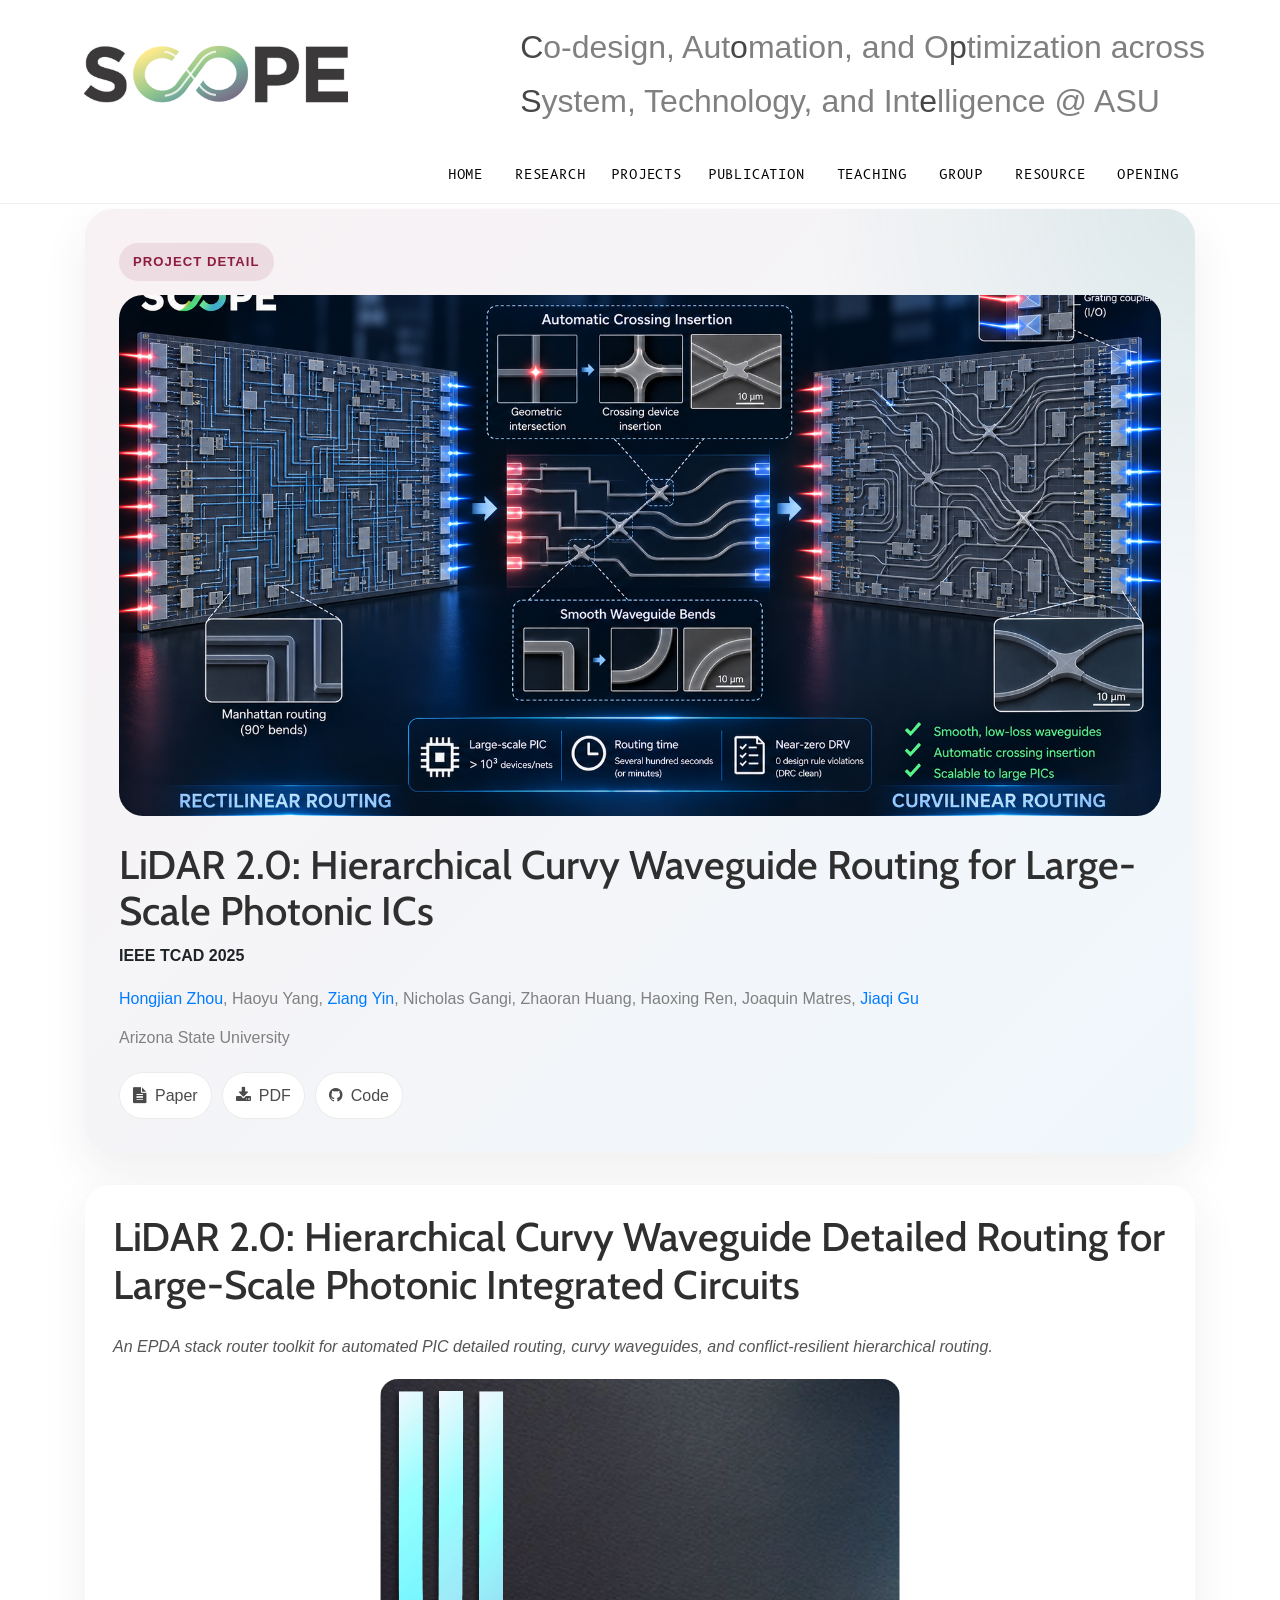
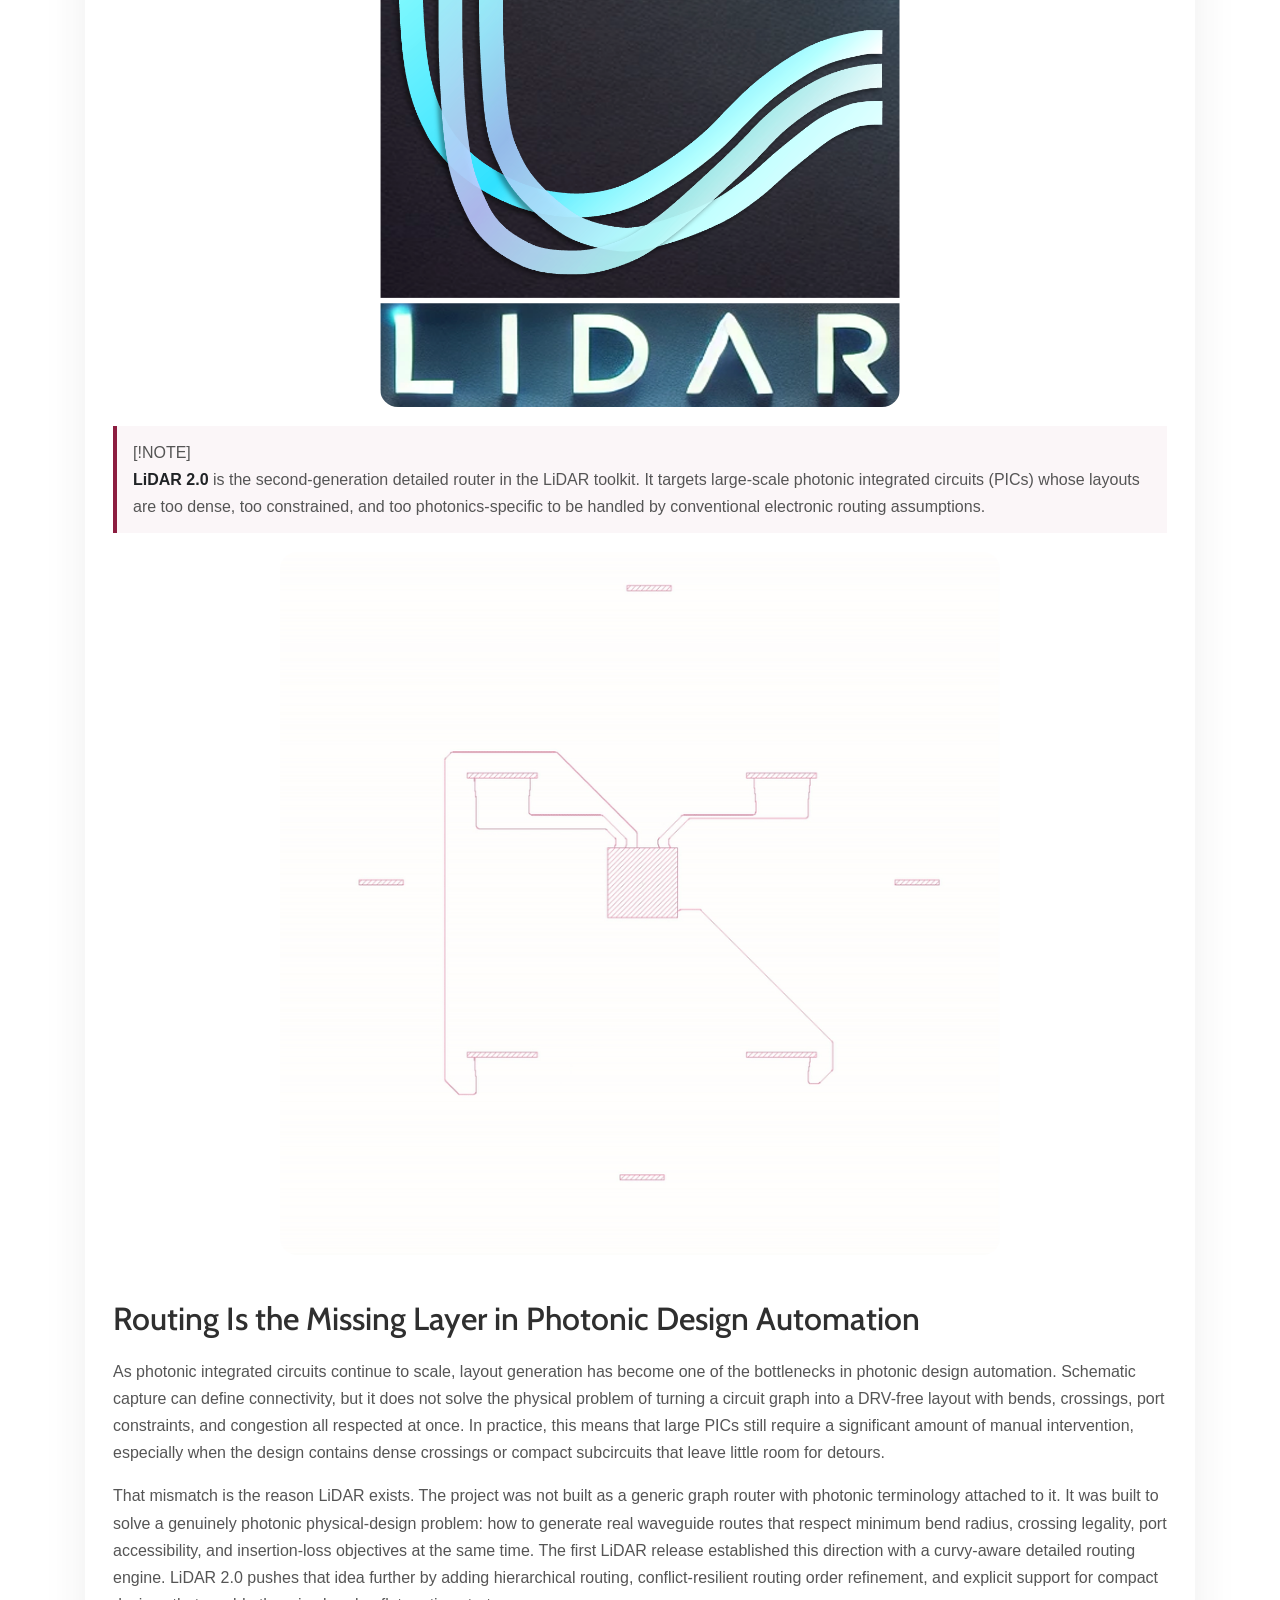
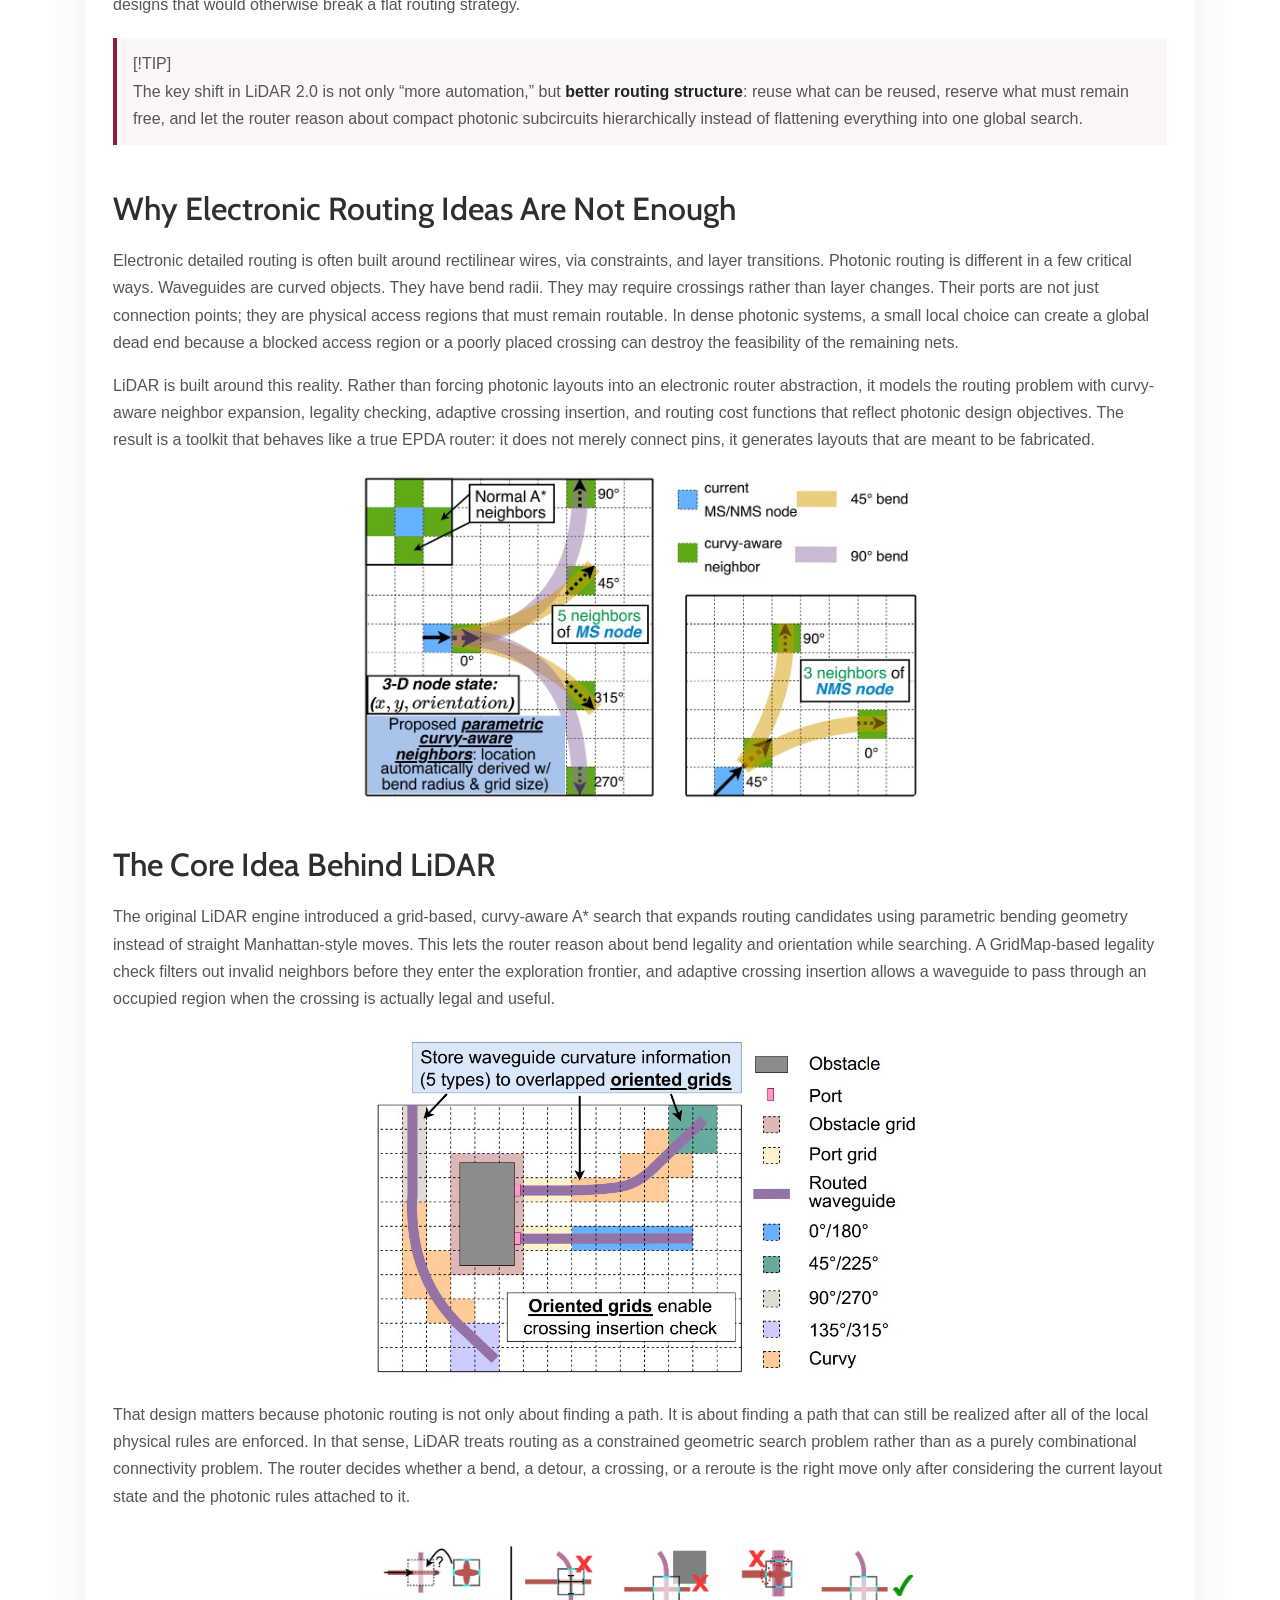
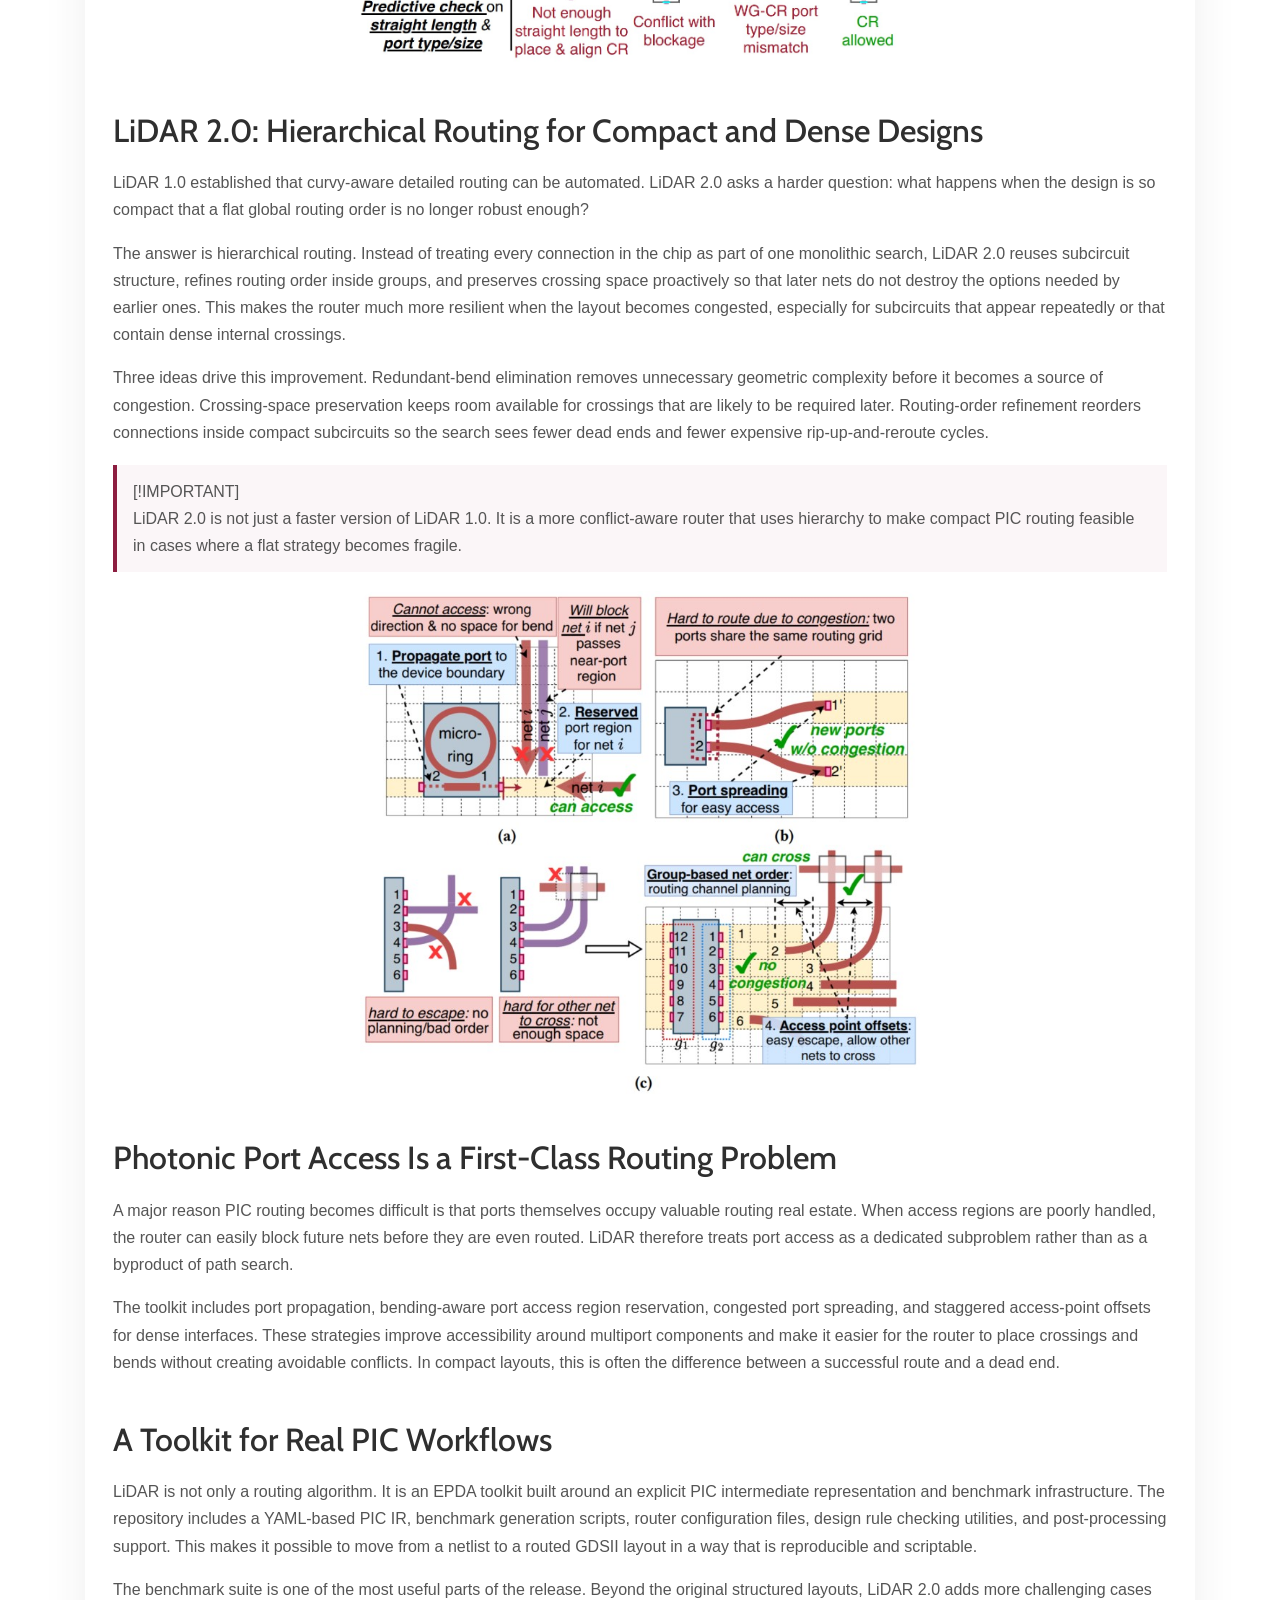
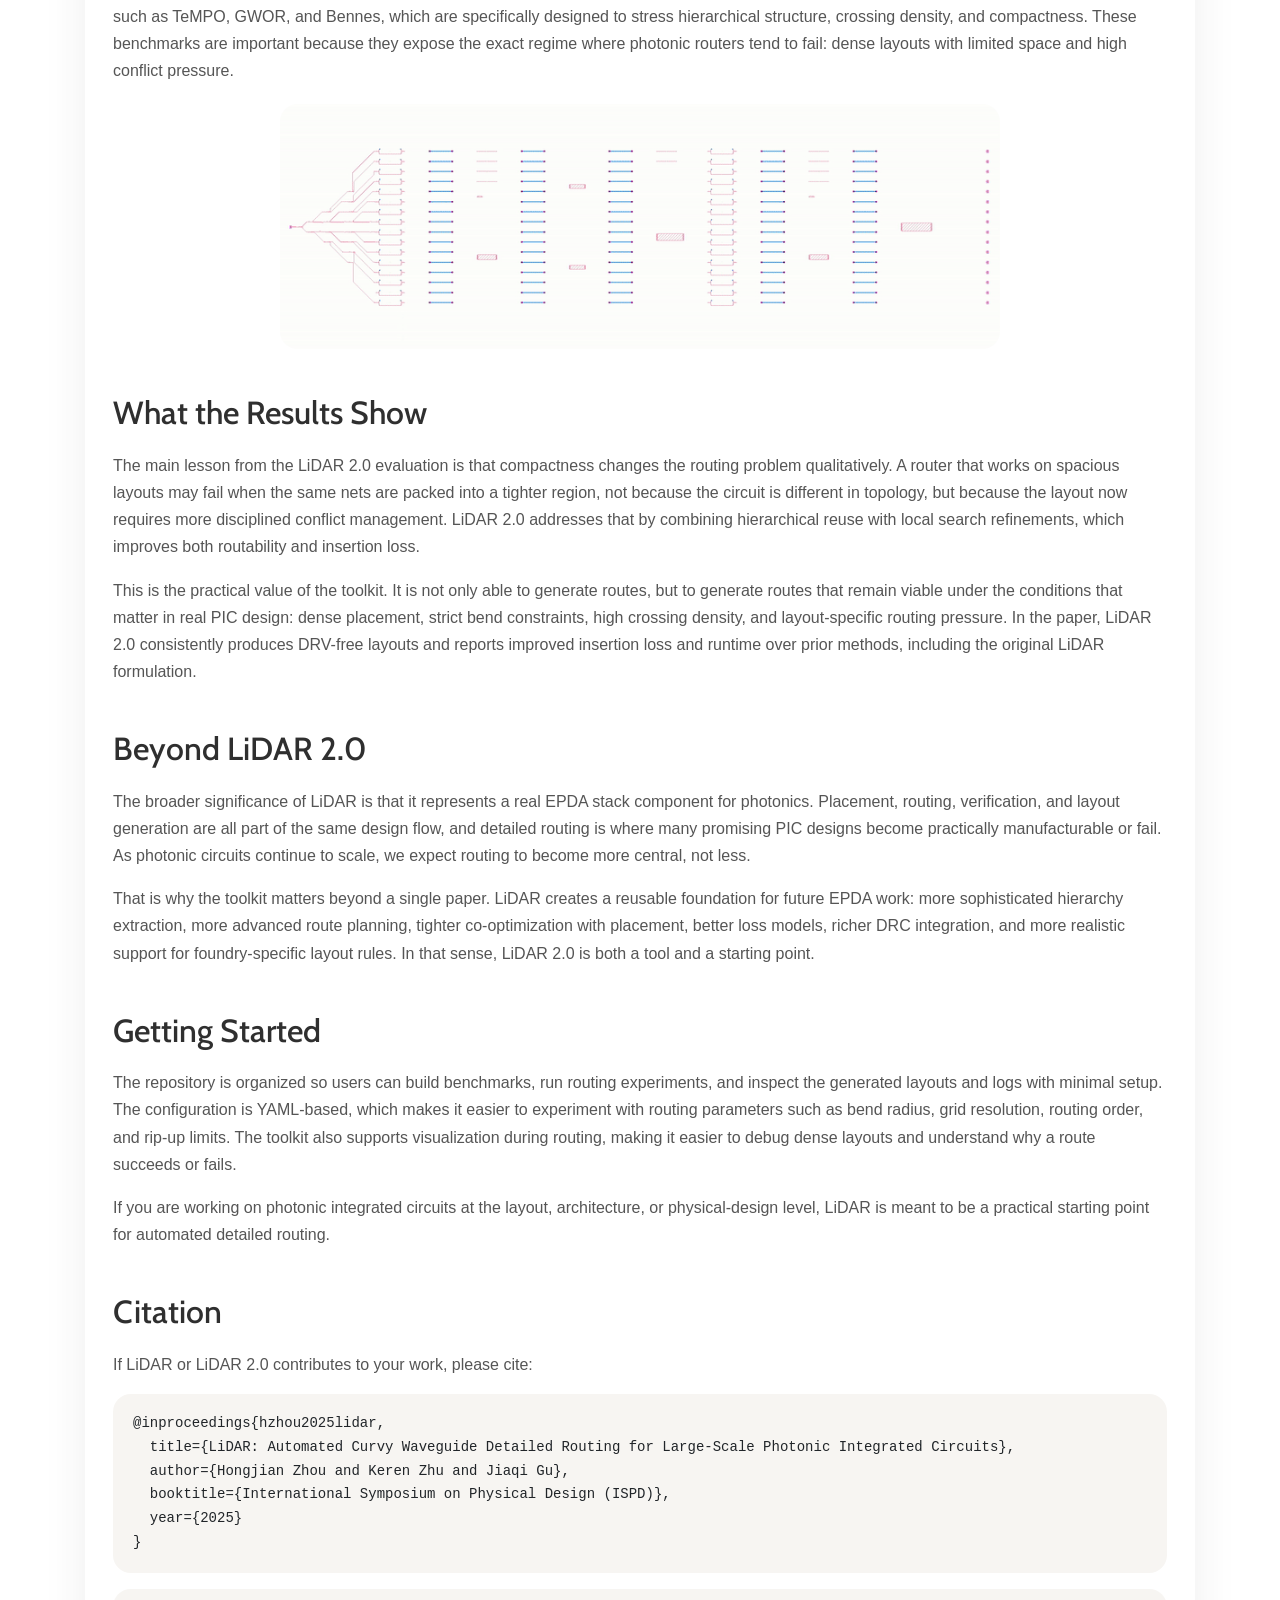
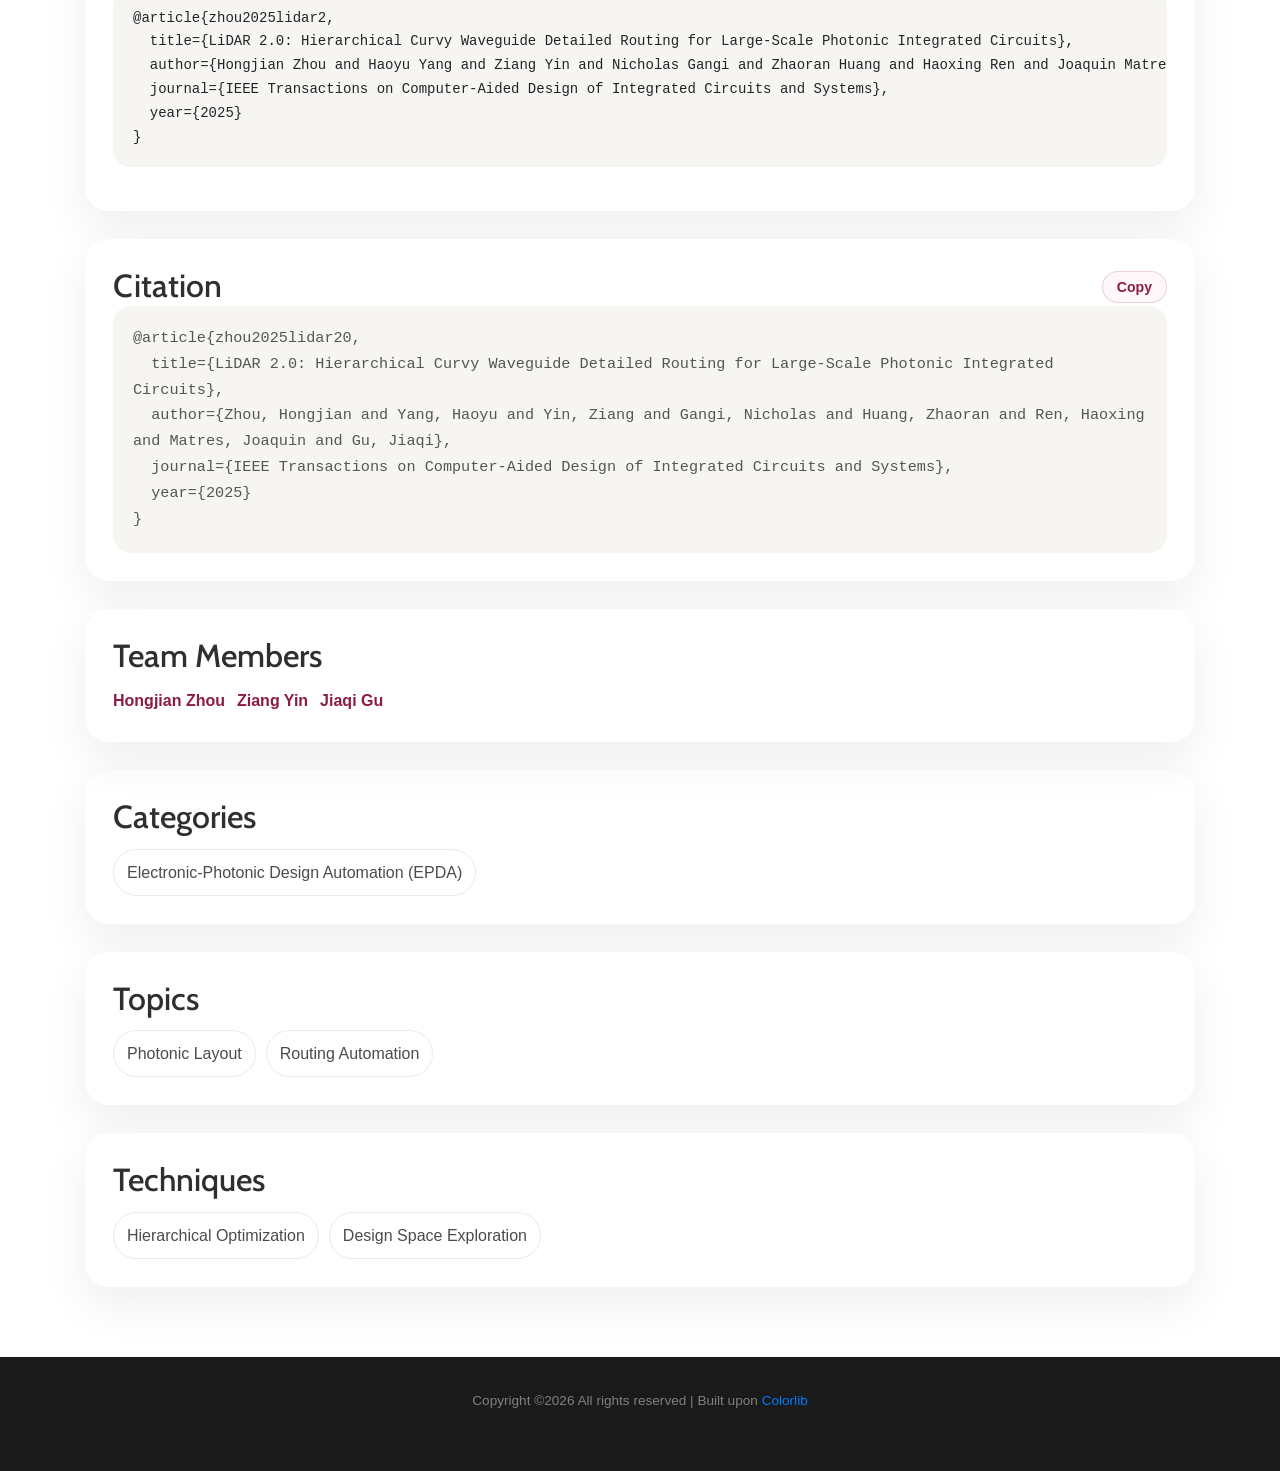
<file: projects/lidar-2-0/index.html>
<!DOCTYPE html>
<html lang="en">
<head>
    <title>LiDAR 2.0 | ScopeX @ ASU</title>
    <meta charset="utf-8">
    <meta name="viewport" content="width=device-width, initial-scale=1, shrink-to-fit=no">
    <link href="https://fonts.googleapis.com/css?family=B612+Mono|Cabin:400,700&display=swap" rel="stylesheet">
    <link rel="stylesheet" href="../../fonts/icomoon/style.css">
    <link rel="stylesheet" href="https://stackpath.bootstrapcdn.com/bootstrap/4.4.1/css/bootstrap.min.css" integrity="sha384-Vkoo8x4CGsO3+Hhxv8T/Q5PaXtkKtu6ug5TOeNV6gBiFeWPGFN9MuhOf23Q9Ifjh" crossorigin="anonymous">
    <link rel="stylesheet" href="../../css/jquery-ui.css"><link rel="stylesheet" href="../../css/owl.carousel.min.css"><link rel="stylesheet" href="../../css/owl.theme.default.min.css"><link rel="stylesheet" href="../../css/jquery.fancybox.min.css"><link rel="stylesheet" href="../../fonts/flaticon/font/flaticon.css"><link rel="stylesheet" href="../../css/aos.css"><link href="../../css/jquery.mb.YTPlayer.min.css" media="all" rel="stylesheet" type="text/css"><link rel="stylesheet" href="../../css/style.css"><link rel="stylesheet" href="../../css/projects.css"><link rel="shortcut icon" type="image/x-icon" href="../../favicon.ico" />
</head>
<body data-spy="scroll" data-target=".site-navbar-target" data-offset="300"><div class="site-wrap"><div class="site-mobile-menu site-navbar-target"><div class="site-mobile-menu-header"><div class="site-mobile-menu-close mt-3"><span class="icon-close2 js-menu-toggle"></span></div></div><div class="site-mobile-menu-body"></div></div><div class="header-top"><div class="container" style="padding:20px"><div class="row align-items-center"><img src="../../logo.png" width="25%"><a class="ml-auto site-logo"><b style="color: rgb(71, 71, 71)">C</b>o-design, Aut<b style="color: rgb(71, 71, 71)">o</b>mation, and O<b style="color: rgb(71, 71, 71)">p</b>timization across<br><b style="color: rgb(71, 71, 71)">S</b>ystem, Technology, and Int<b style="color: rgb(71, 71, 71)">e</b>lligence @ ASU</a><a href="#" class="ml-auto d-inline-block d-lg-none site-menu-toggle js-menu-toggle text-black"><span class="icon-menu h3"></span></a></div></div></div><div class="site-navbar py-2 js-sticky-header site-navbar-target d-none pl-0 d-lg-block" role="banner"><div class="container" style="padding-right=10%"><div class="d-flex align-items-right"><div class="ml-auto"><nav class="site-navigation position-relative text-right" role="navigation"><ul class="site-menu main-menu js-clone-nav mr-auto d-none pl-0 d-lg-block"><li><a href="../../index.html" class="nav-link text-right">Home</a></li><li><a href="../../research.html" class="nav-link text-left">Research</a></li><li class="active"><a href="../index.html" class="nav-link text-left">Projects</a></li><li><a href="../../publication.html" class="nav-link text-left">Publication</a></li><li><a href="../../teaching.html" class="nav-link text-left">Teaching</a></li><li><a href="../../group.html" class="nav-link text-left">Group</a></li><li><a href="../../resource.html" class="nav-link text-left">Resource</a></li><li><a href="../../prospective_students.html" class="nav-link text-left">Opening</a></li></ul></nav></div></div></div></div><main id="project-detail-page"></main><div class="footer"><div class="container"><div class="row"><div class="col-12"><div class="copyright"><p>Copyright &copy;<script>document.write(new Date().getFullYear());</script> All rights reserved | Built upon <a href="https://colorlib.com" target="_blank">Colorlib</a></p></div></div></div></div></div></div><script type="text/plain" data-project-markdown-source>
![LiDAR 2.0 cover figure](./assets/cover.jpg)
</script><script src="../../js/jquery-3.3.1.min.js"></script><script src="../../js/jquery-migrate-3.0.1.min.js"></script><script src="../../js/jquery-ui.js"></script><script src="../../js/popper.min.js"></script><script src="../../js/bootstrap.min.js"></script><script src="../../js/owl.carousel.min.js"></script><script src="../../js/jquery.stellar.min.js"></script><script src="../../js/jquery.countdown.min.js"></script><script src="../../js/bootstrap-datepicker.min.js"></script><script src="../../js/jquery.easing.1.3.js"></script><script src="../../js/aos.js"></script><script src="../../js/jquery.fancybox.min.js"></script><script src="../../js/jquery.sticky.js"></script><script src="../../js/jquery.mb.YTPlayer.min.js"></script><script src="../../js/main.js"></script><script src="./project.js"></script><script src="../../js/project-detail-renderer.js"></script></body>
</html>
</file>
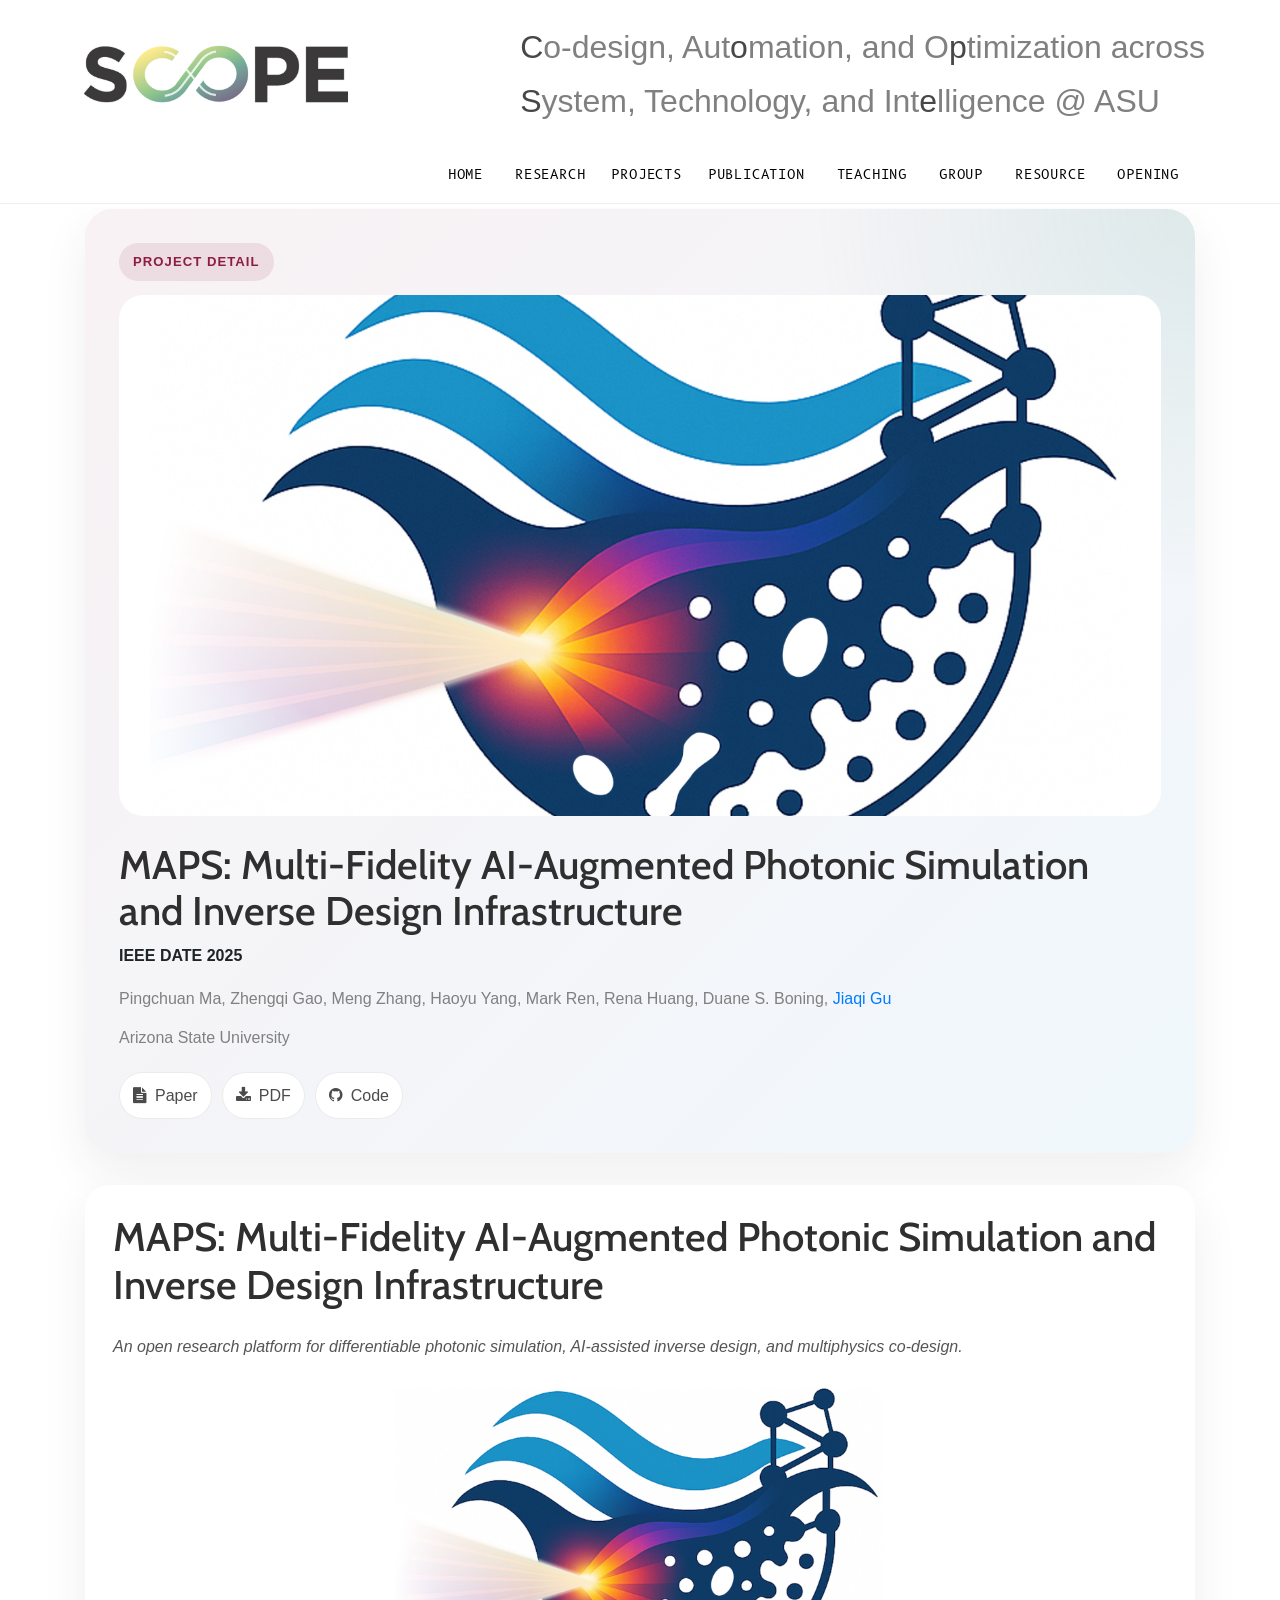
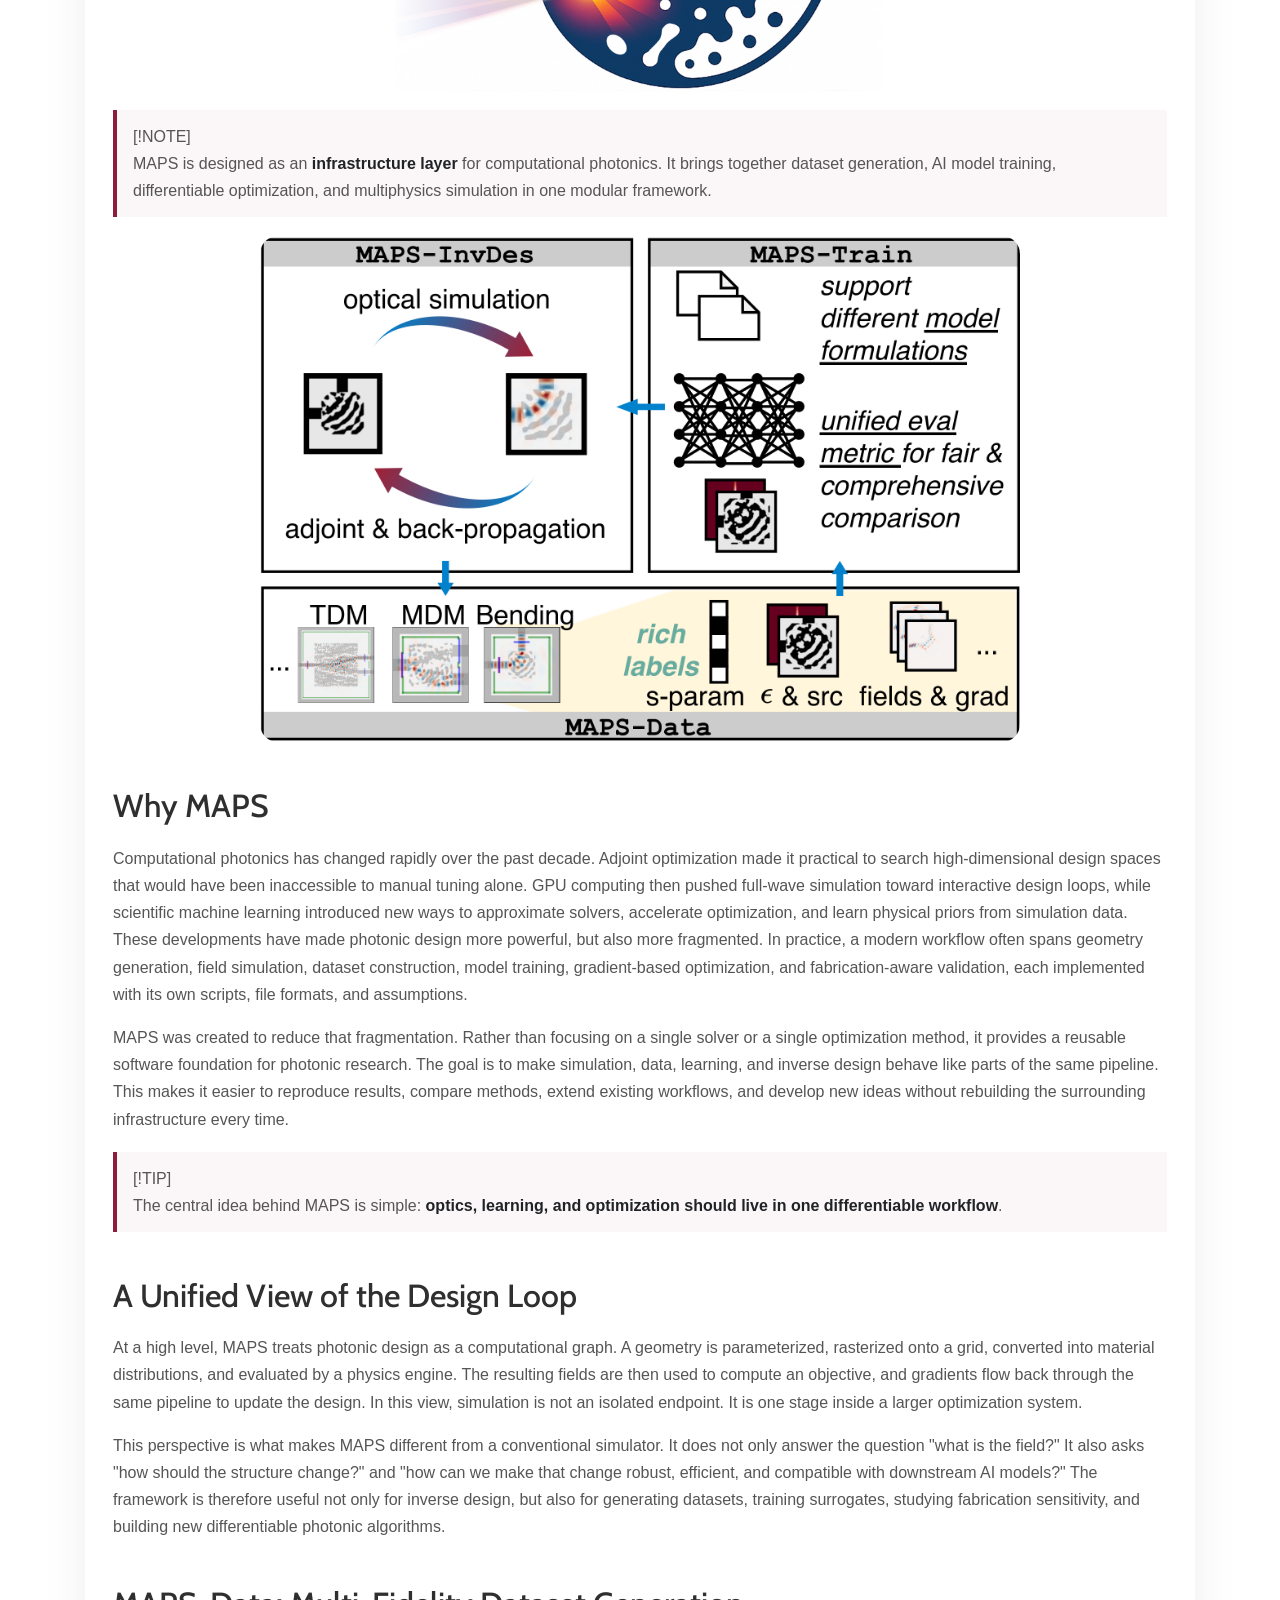
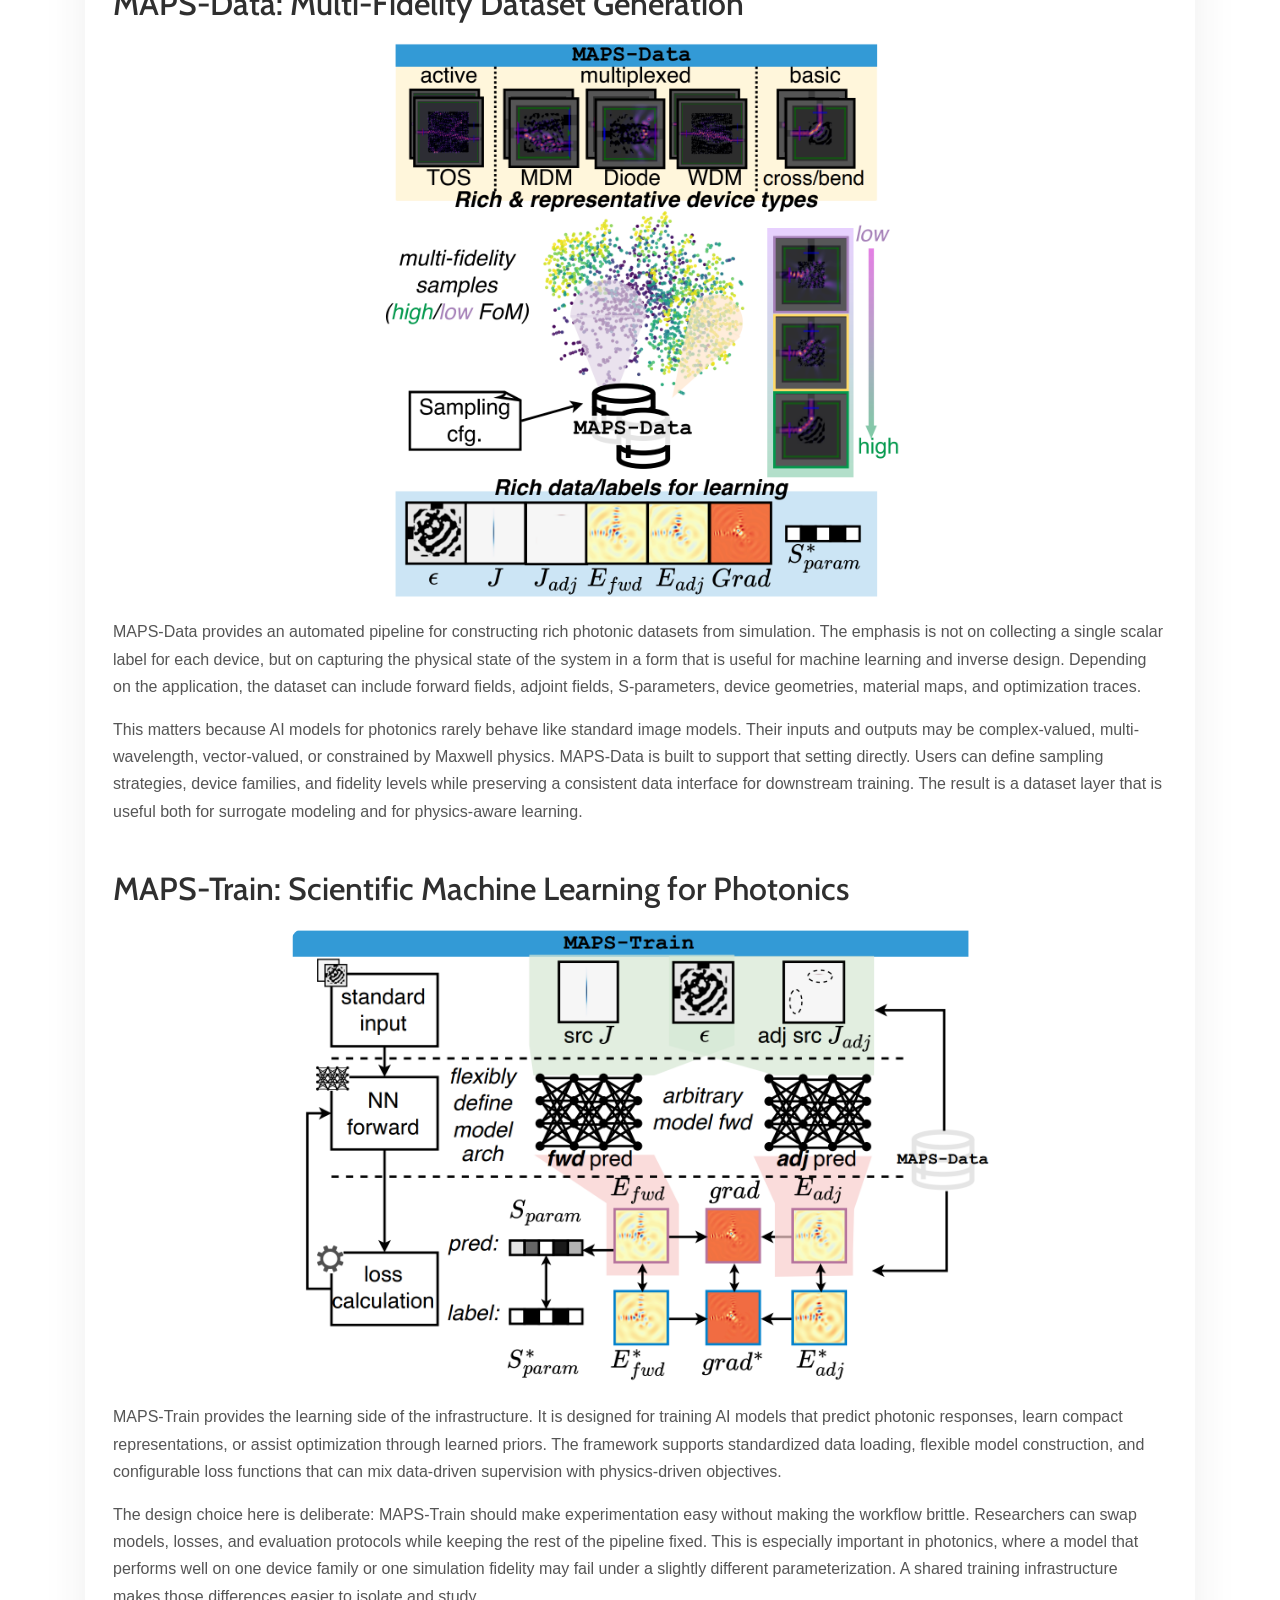
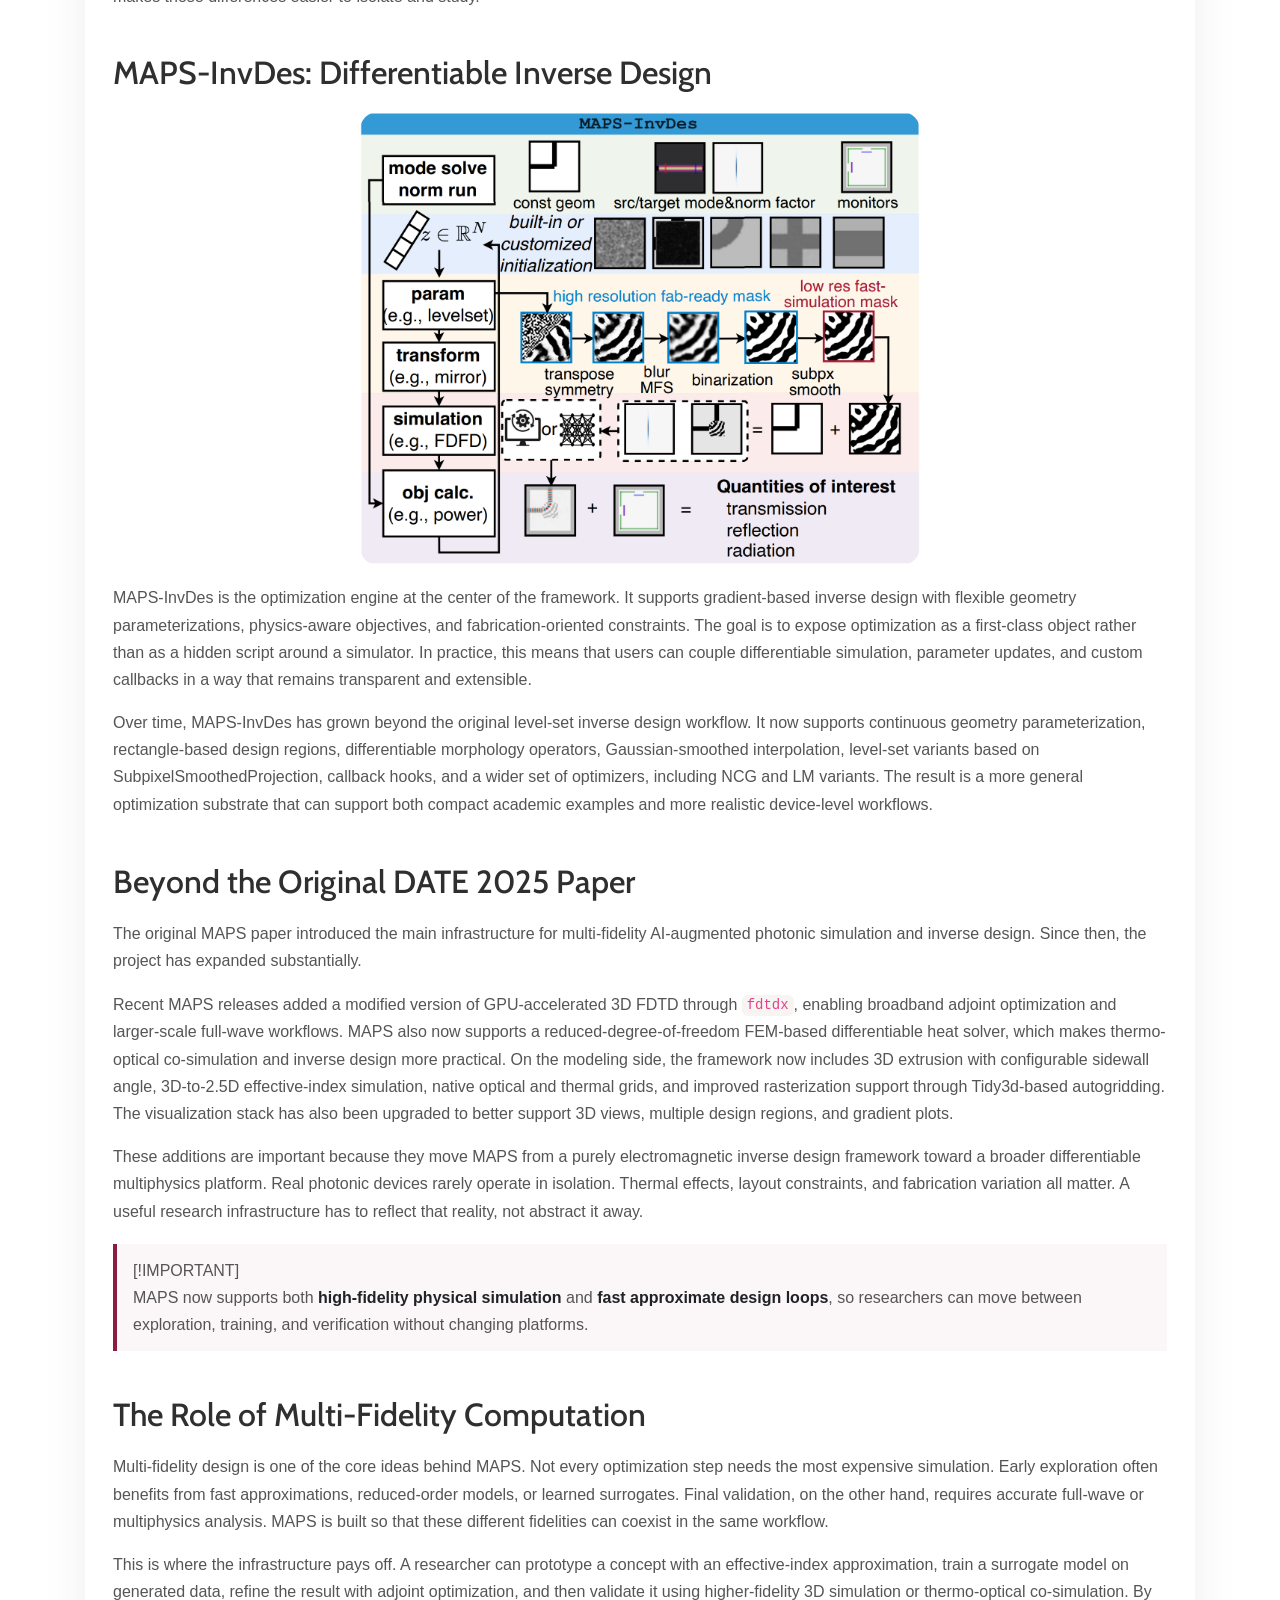
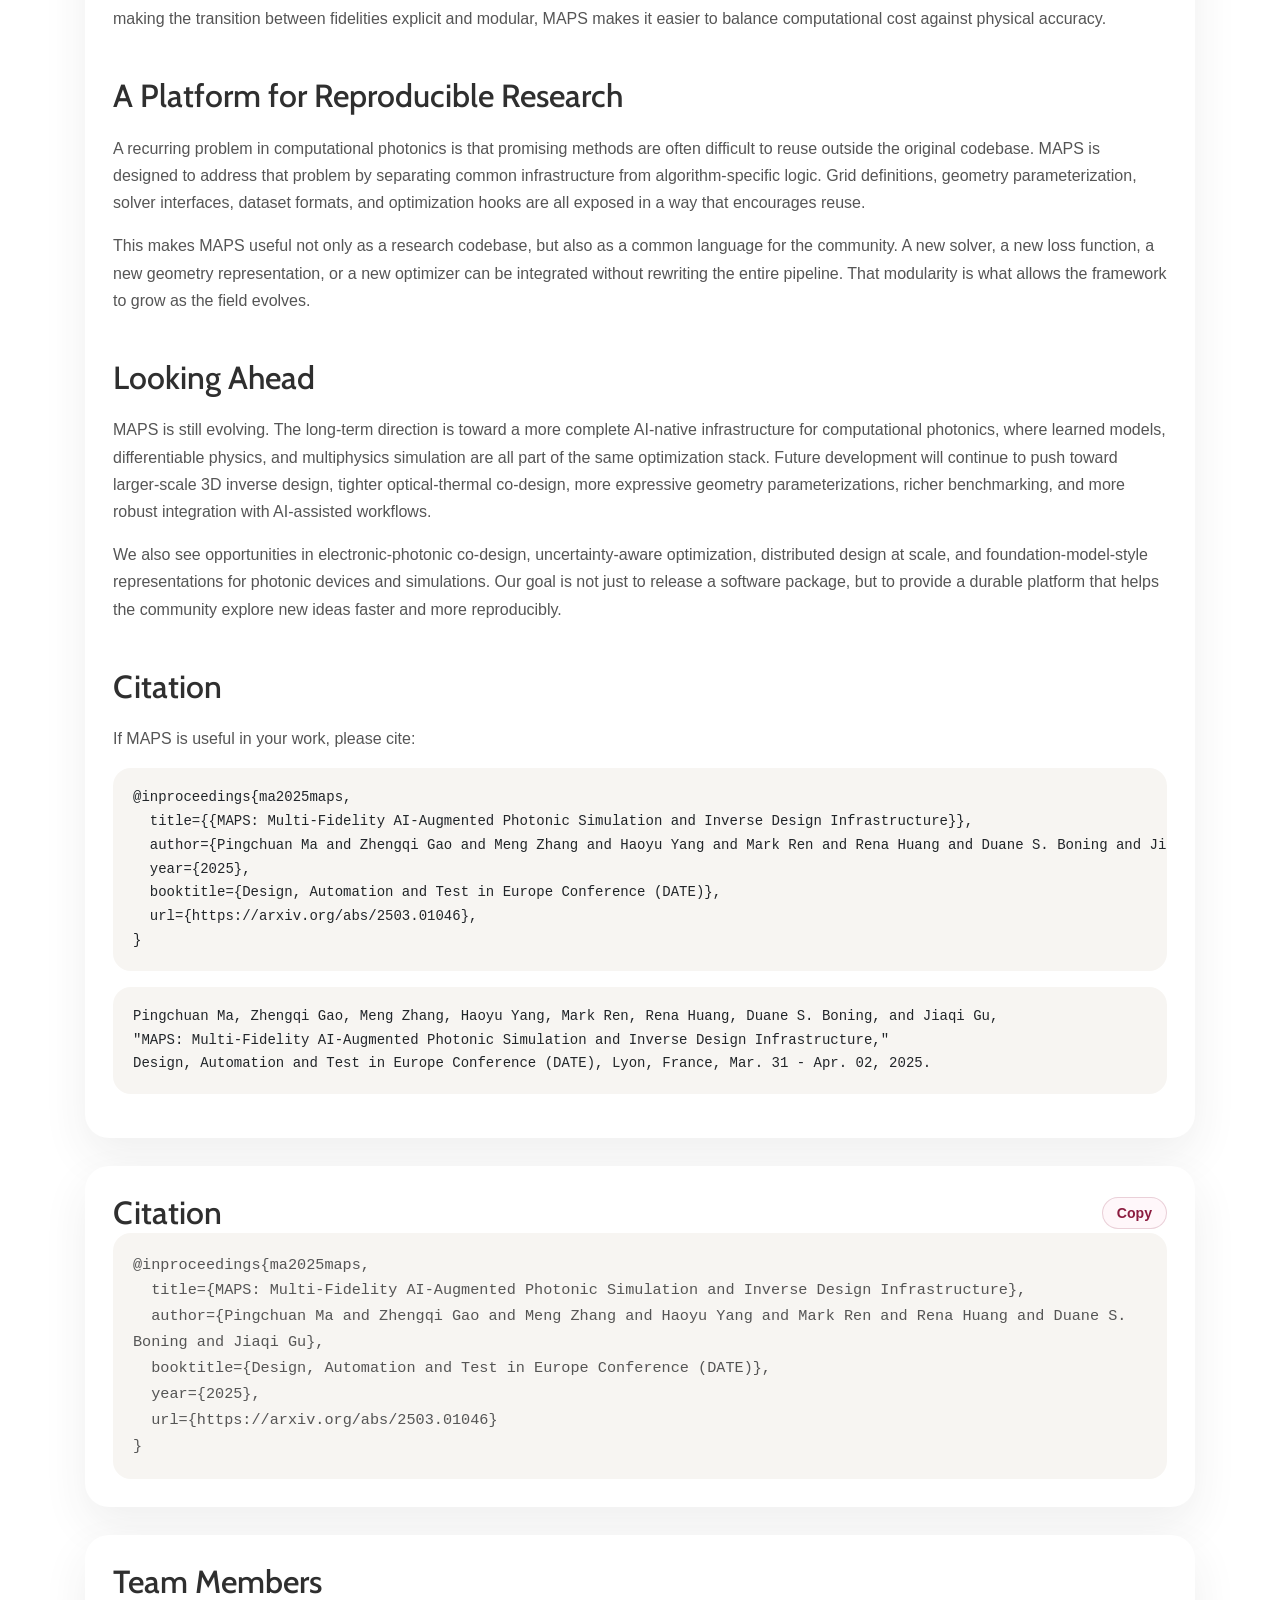
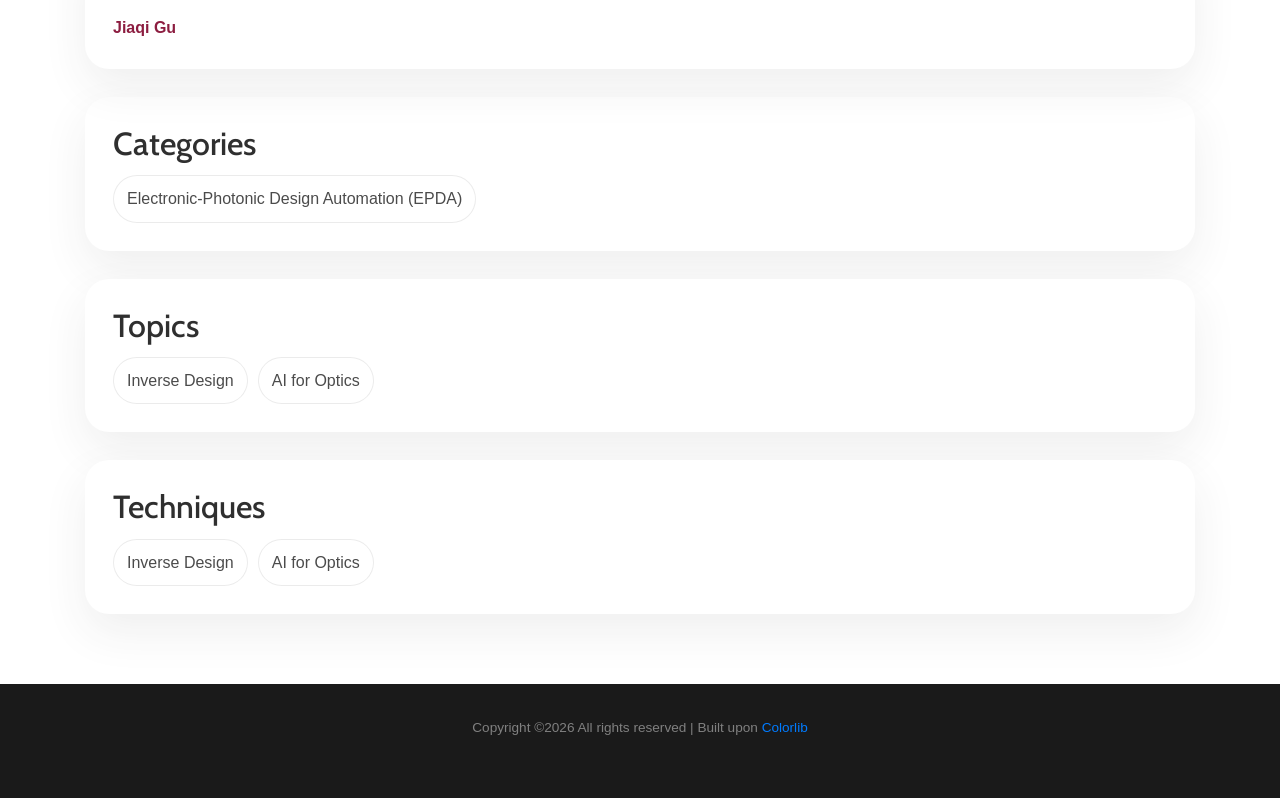
<file: projects/maps/index.html>
<!DOCTYPE html>
<html lang="en">
<head>
    <title>MAPS | ScopeX @ ASU</title>
    <meta charset="utf-8">
    <meta name="viewport" content="width=device-width, initial-scale=1, shrink-to-fit=no">
    <link href="https://fonts.googleapis.com/css?family=B612+Mono|Cabin:400,700&display=swap" rel="stylesheet">
    <link rel="stylesheet" href="../../fonts/icomoon/style.css">
    <link rel="stylesheet" href="https://stackpath.bootstrapcdn.com/bootstrap/4.4.1/css/bootstrap.min.css" integrity="sha384-Vkoo8x4CGsO3+Hhxv8T/Q5PaXtkKtu6ug5TOeNV6gBiFeWPGFN9MuhOf23Q9Ifjh" crossorigin="anonymous">
    <link rel="stylesheet" href="../../css/jquery-ui.css"><link rel="stylesheet" href="../../css/owl.carousel.min.css"><link rel="stylesheet" href="../../css/owl.theme.default.min.css"><link rel="stylesheet" href="../../css/jquery.fancybox.min.css"><link rel="stylesheet" href="../../fonts/flaticon/font/flaticon.css"><link rel="stylesheet" href="../../css/aos.css"><link href="../../css/jquery.mb.YTPlayer.min.css" media="all" rel="stylesheet" type="text/css"><link rel="stylesheet" href="../../css/style.css"><link rel="stylesheet" href="../../css/projects.css"><link rel="shortcut icon" type="image/x-icon" href="../../favicon.ico" />
</head>
<body data-spy="scroll" data-target=".site-navbar-target" data-offset="300"><div class="site-wrap"><div class="site-mobile-menu site-navbar-target"><div class="site-mobile-menu-header"><div class="site-mobile-menu-close mt-3"><span class="icon-close2 js-menu-toggle"></span></div></div><div class="site-mobile-menu-body"></div></div><div class="header-top"><div class="container" style="padding:20px"><div class="row align-items-center"><img src="../../logo.png" width="25%"><a class="ml-auto site-logo"><b style="color: rgb(71, 71, 71)">C</b>o-design, Aut<b style="color: rgb(71, 71, 71)">o</b>mation, and O<b style="color: rgb(71, 71, 71)">p</b>timization across<br><b style="color: rgb(71, 71, 71)">S</b>ystem, Technology, and Int<b style="color: rgb(71, 71, 71)">e</b>lligence @ ASU</a><a href="#" class="ml-auto d-inline-block d-lg-none site-menu-toggle js-menu-toggle text-black"><span class="icon-menu h3"></span></a></div></div></div><div class="site-navbar py-2 js-sticky-header site-navbar-target d-none pl-0 d-lg-block" role="banner"><div class="container" style="padding-right=10%"><div class="d-flex align-items-right"><div class="ml-auto"><nav class="site-navigation position-relative text-right" role="navigation"><ul class="site-menu main-menu js-clone-nav mr-auto d-none pl-0 d-lg-block"><li><a href="../../index.html" class="nav-link text-right">Home</a></li><li><a href="../../research.html" class="nav-link text-left">Research</a></li><li class="active"><a href="../index.html" class="nav-link text-left">Projects</a></li><li><a href="../../publication.html" class="nav-link text-left">Publication</a></li><li><a href="../../teaching.html" class="nav-link text-left">Teaching</a></li><li><a href="../../group.html" class="nav-link text-left">Group</a></li><li><a href="../../resource.html" class="nav-link text-left">Resource</a></li><li><a href="../../prospective_students.html" class="nav-link text-left">Opening</a></li></ul></nav></div></div></div></div><main id="project-detail-page"></main><div class="footer"><div class="container"><div class="row"><div class="col-12"><div class="copyright"><p>Copyright &copy;<script>document.write(new Date().getFullYear());</script> All rights reserved | Built upon <a href="https://colorlib.com" target="_blank">Colorlib</a></p></div></div></div></div></div></div><script type="text/plain" data-project-markdown-source>
![MAPS cover figure](./assets/cover.png)
</script><script src="../../js/jquery-3.3.1.min.js"></script><script src="../../js/jquery-migrate-3.0.1.min.js"></script><script src="../../js/jquery-ui.js"></script><script src="../../js/popper.min.js"></script><script src="../../js/bootstrap.min.js"></script><script src="../../js/owl.carousel.min.js"></script><script src="../../js/jquery.stellar.min.js"></script><script src="../../js/jquery.countdown.min.js"></script><script src="../../js/bootstrap-datepicker.min.js"></script><script src="../../js/jquery.easing.1.3.js"></script><script src="../../js/aos.js"></script><script src="../../js/jquery.fancybox.min.js"></script><script src="../../js/jquery.sticky.js"></script><script src="../../js/jquery.mb.YTPlayer.min.js"></script><script src="../../js/main.js"></script><script src="./project.js"></script><script src="../../js/project-detail-renderer.js"></script></body>
</html>
</file>
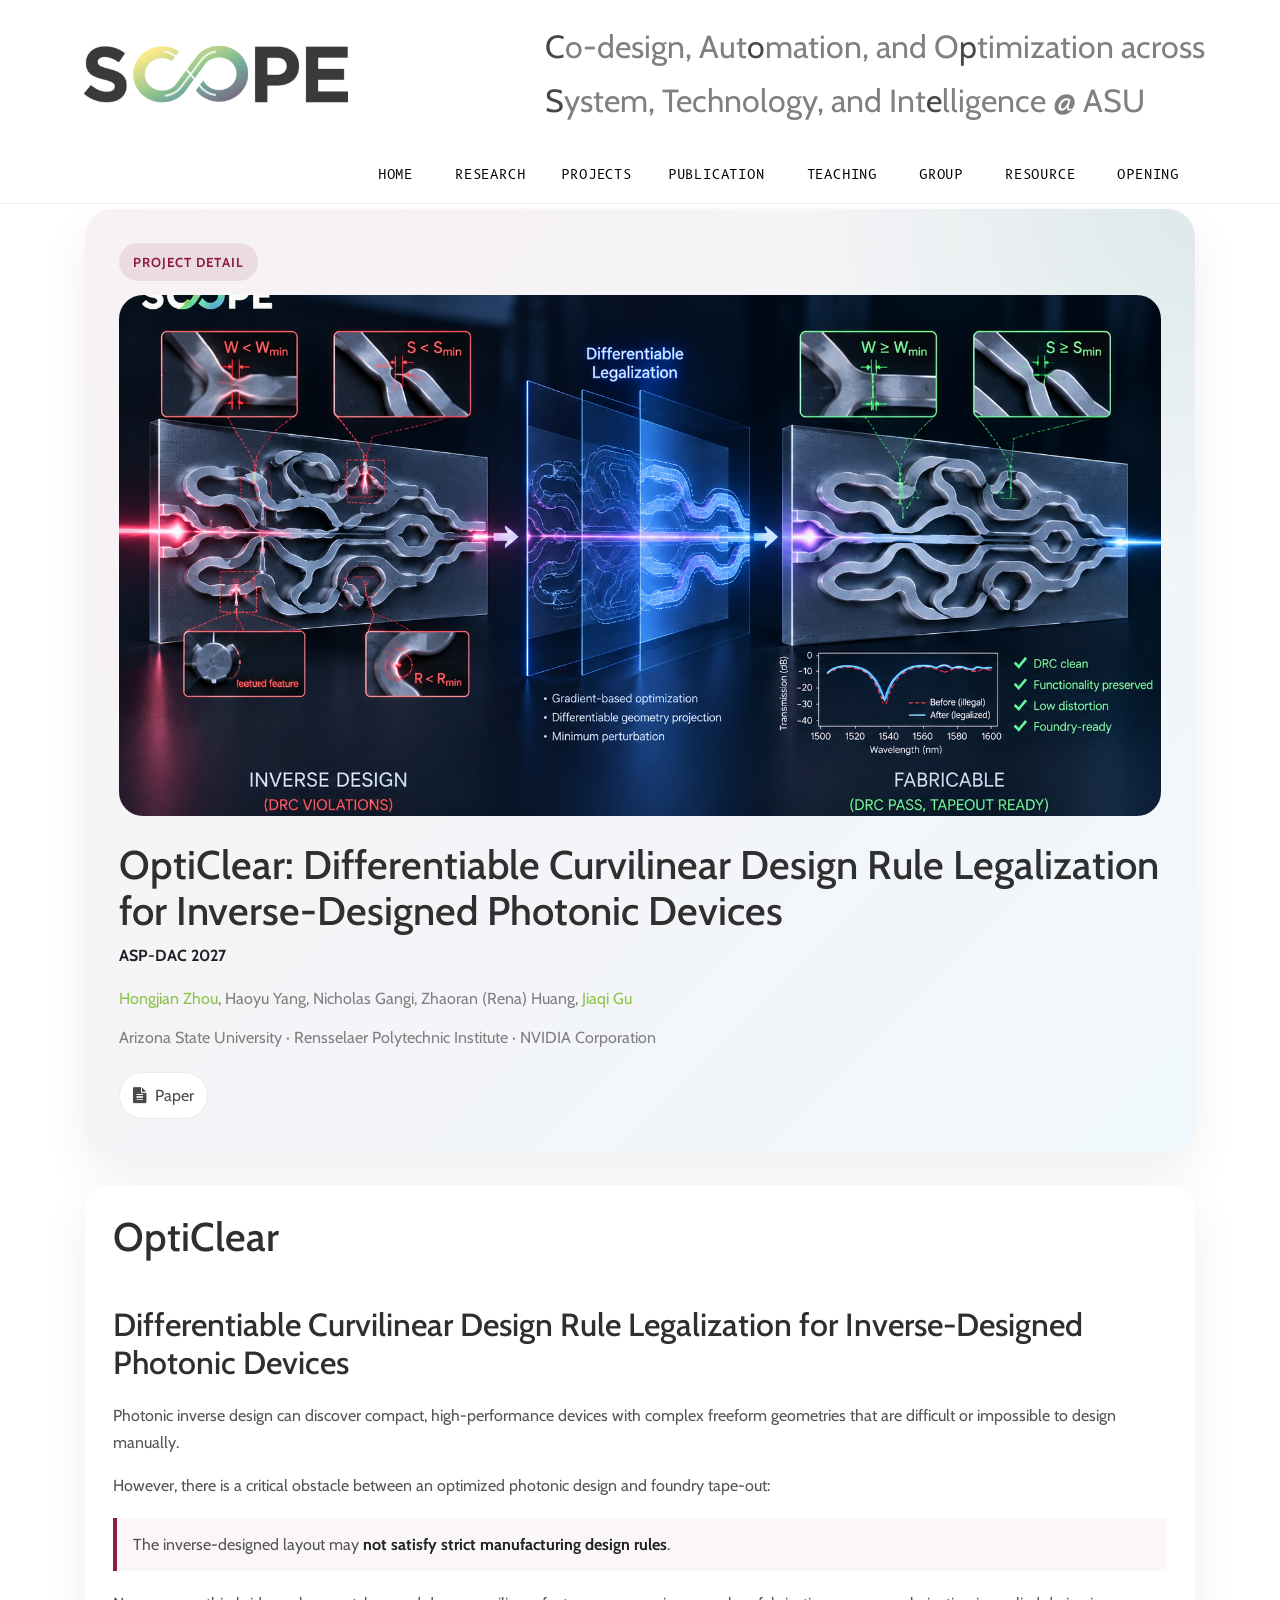
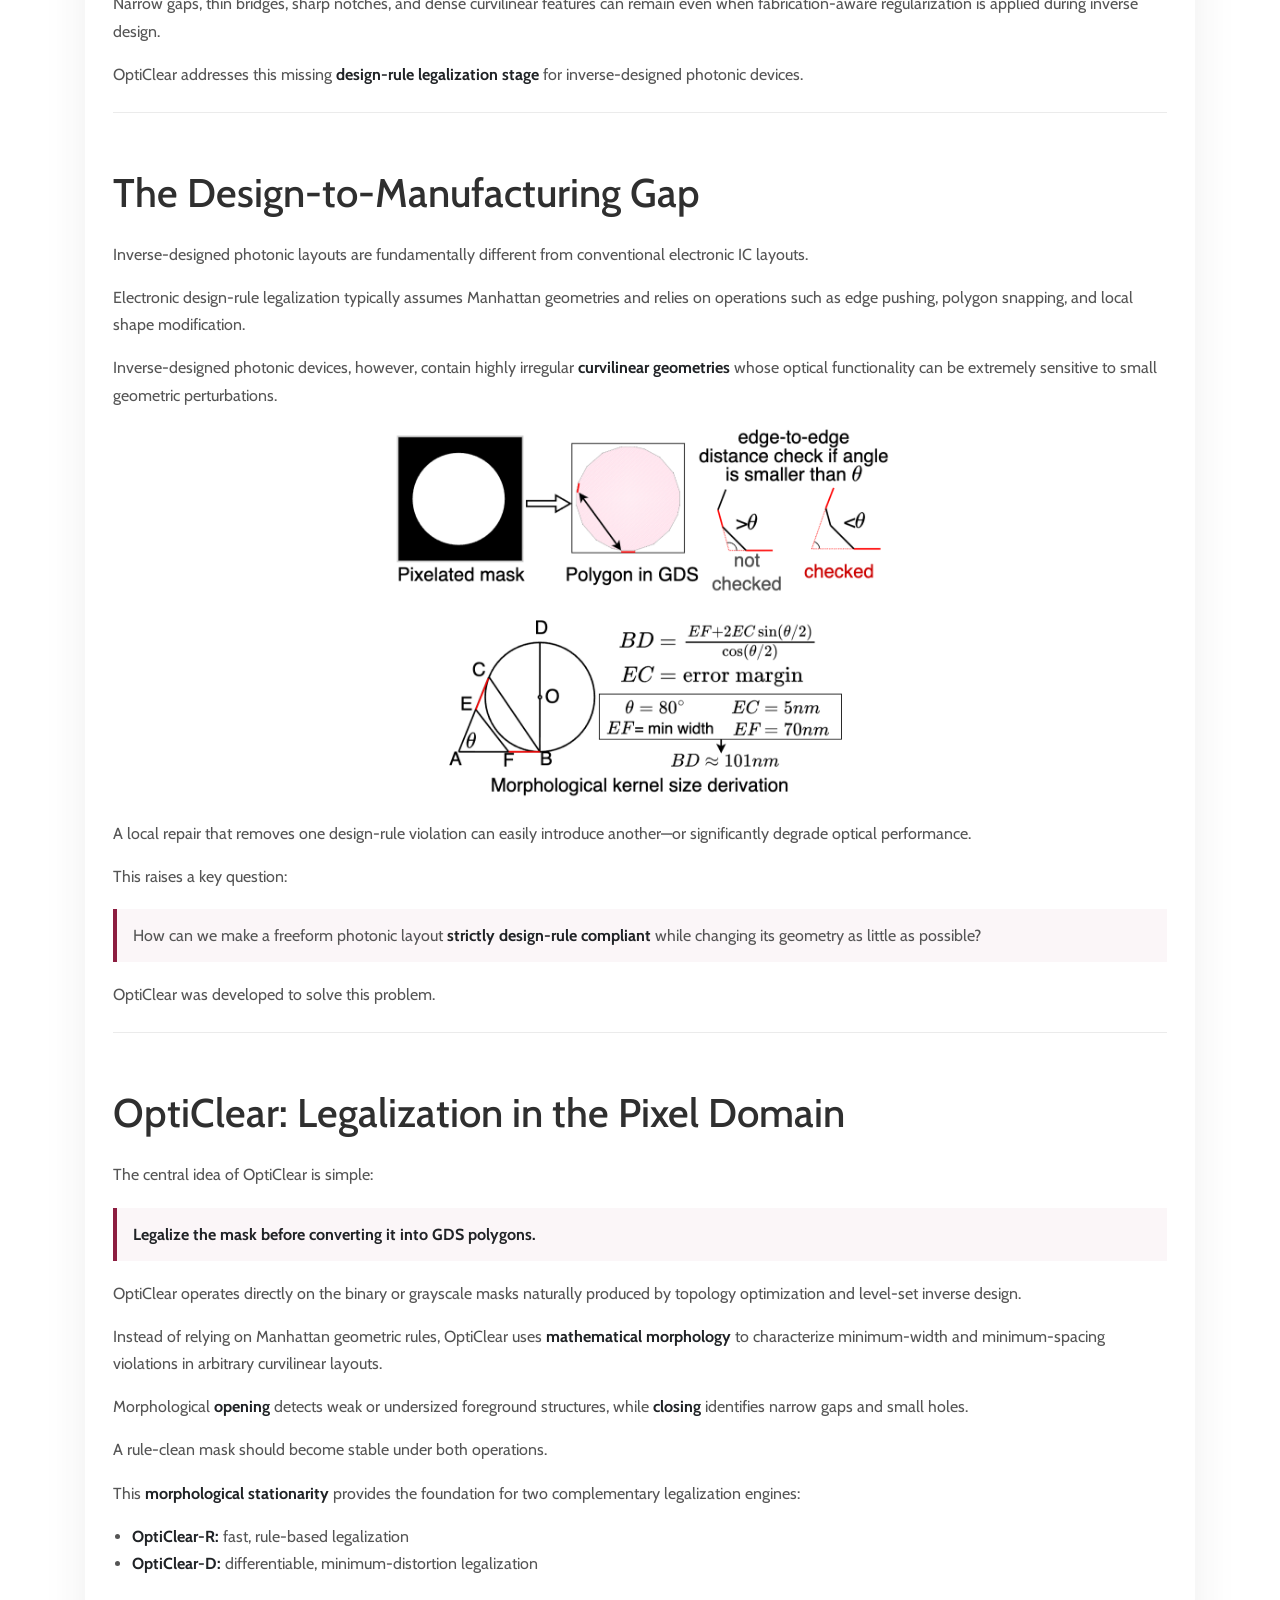
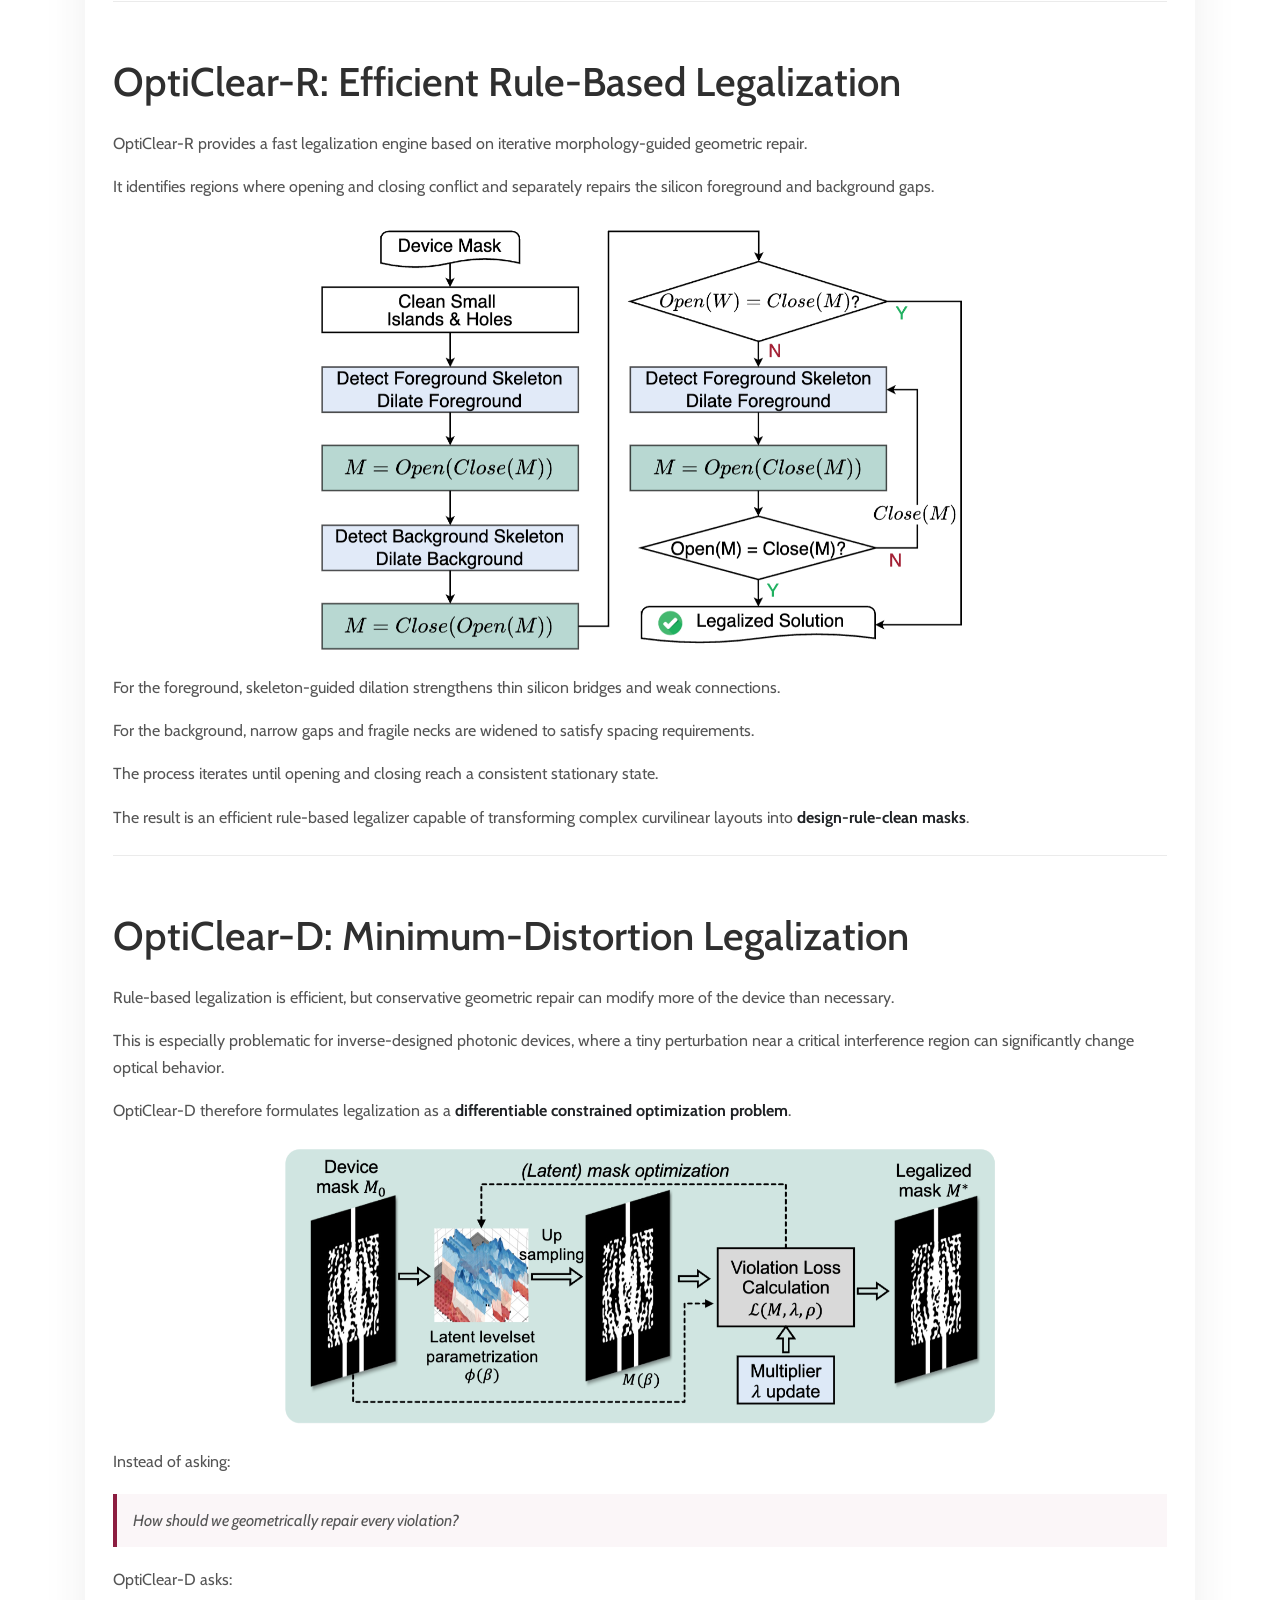
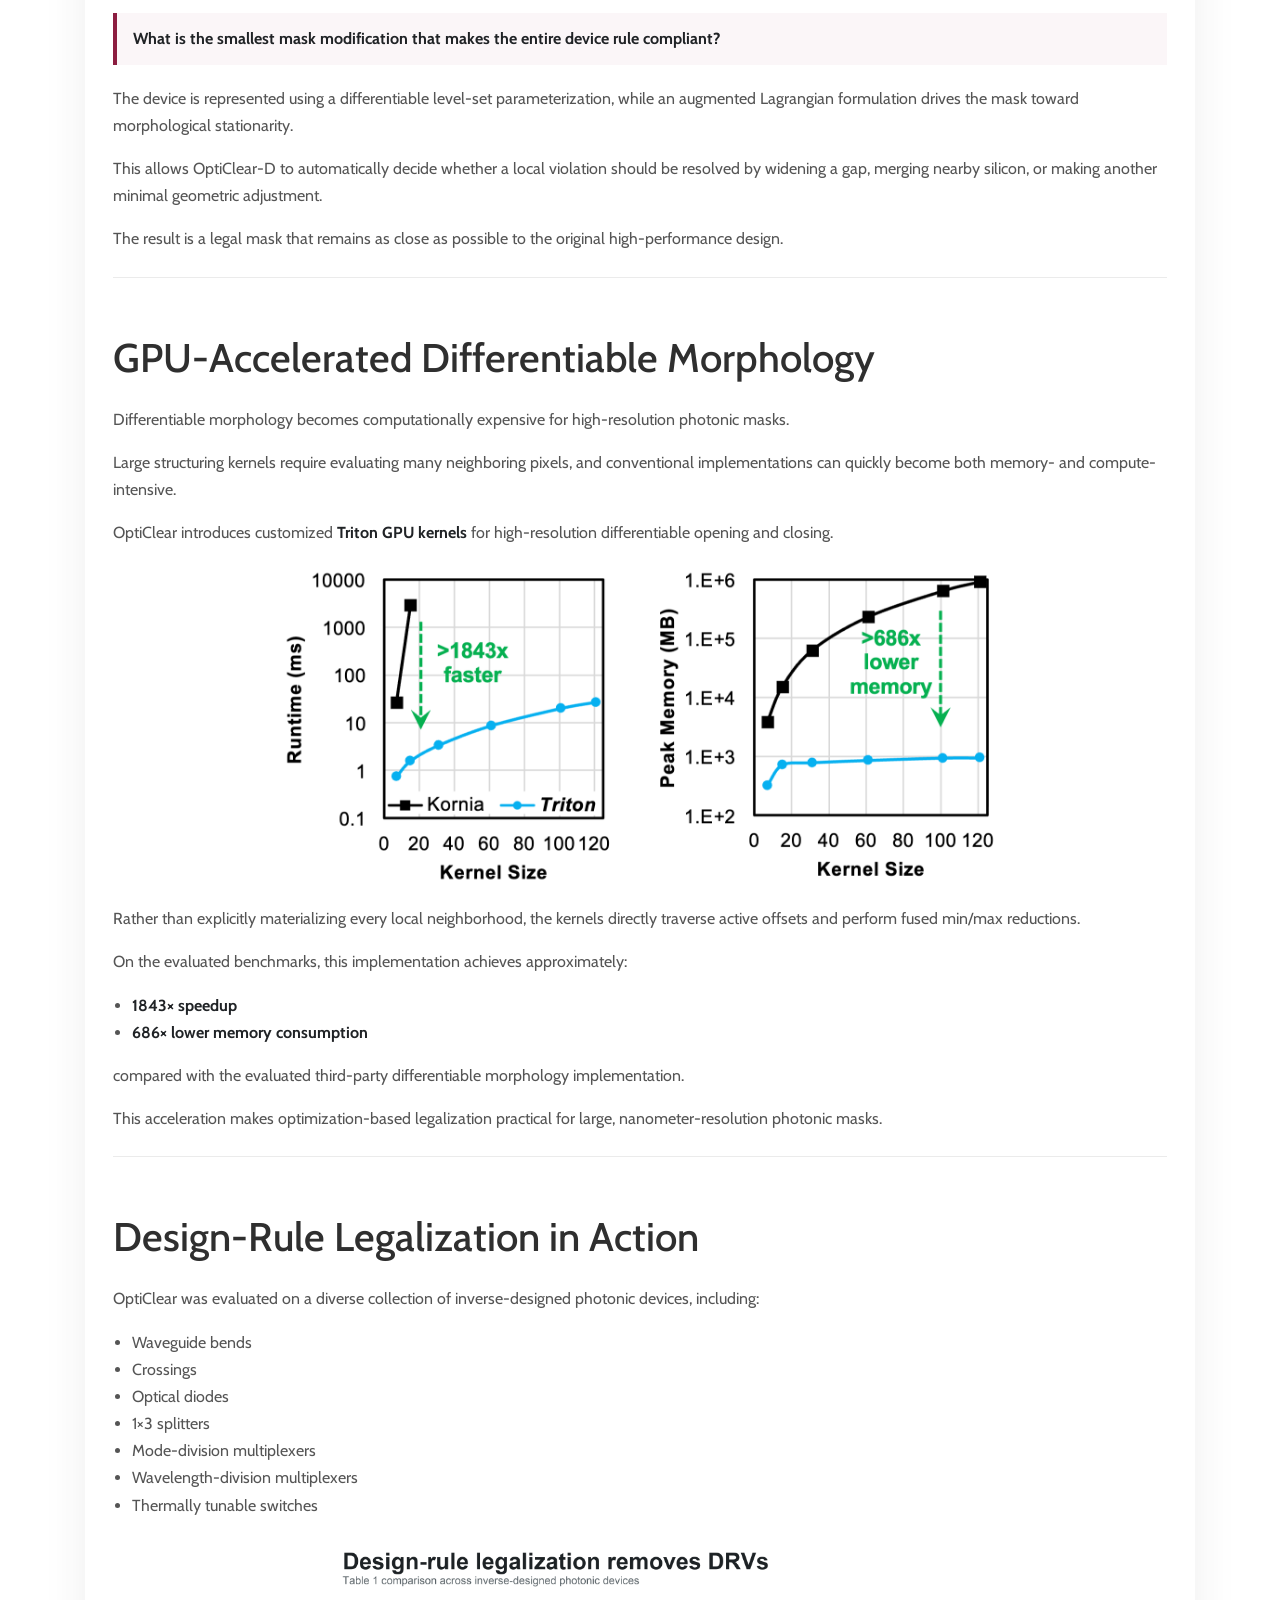
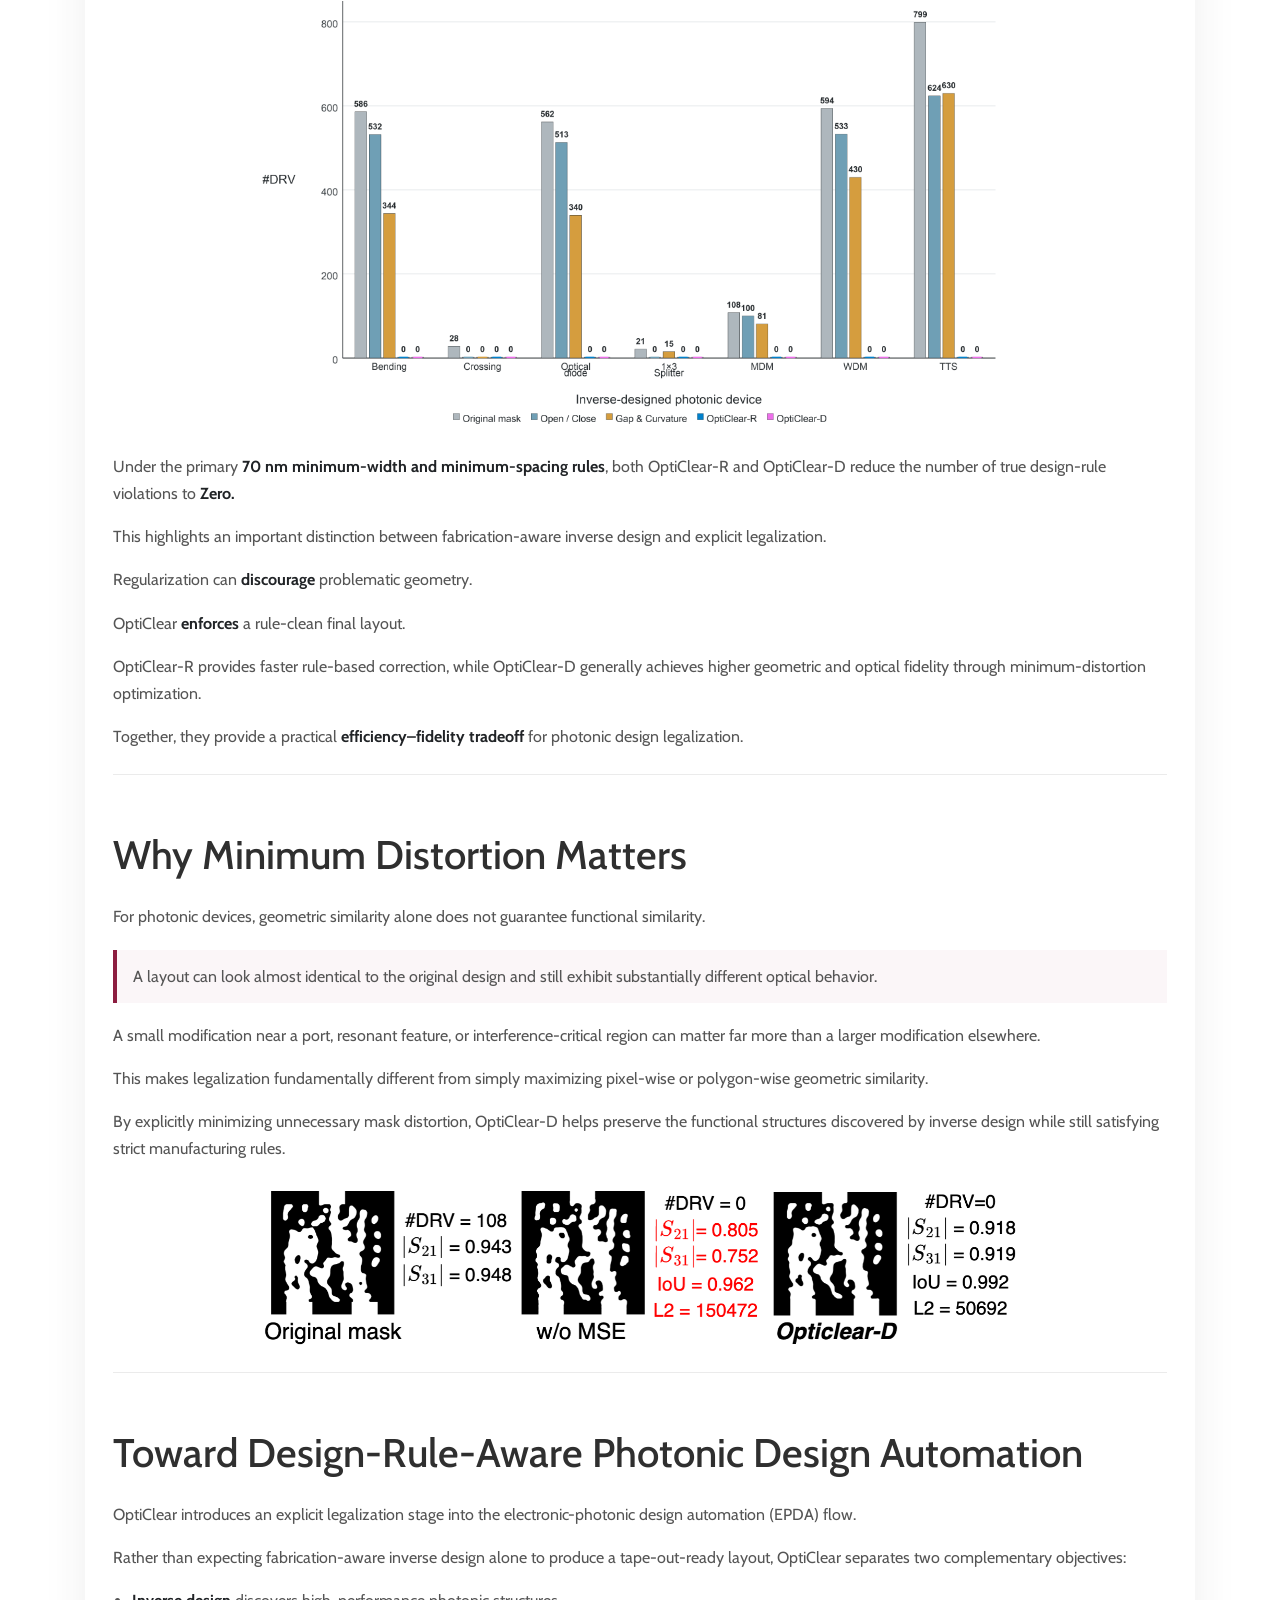
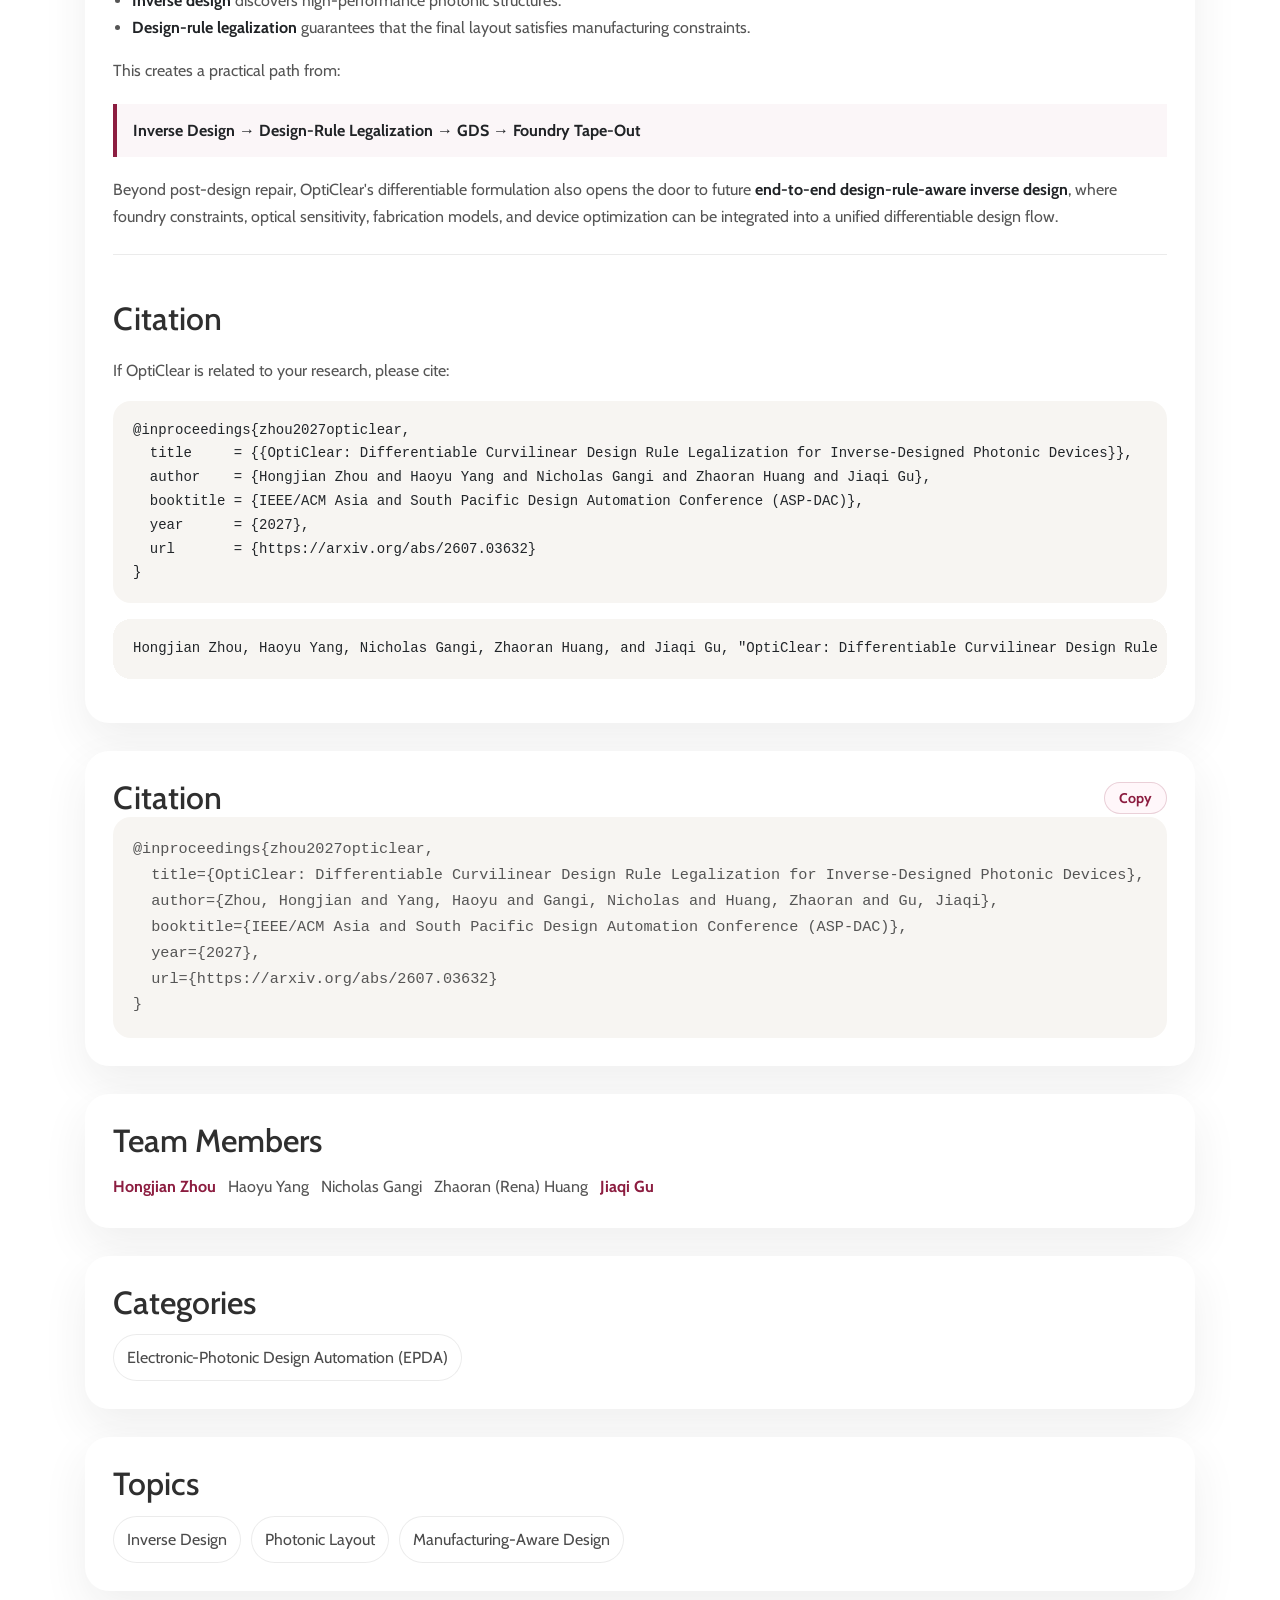
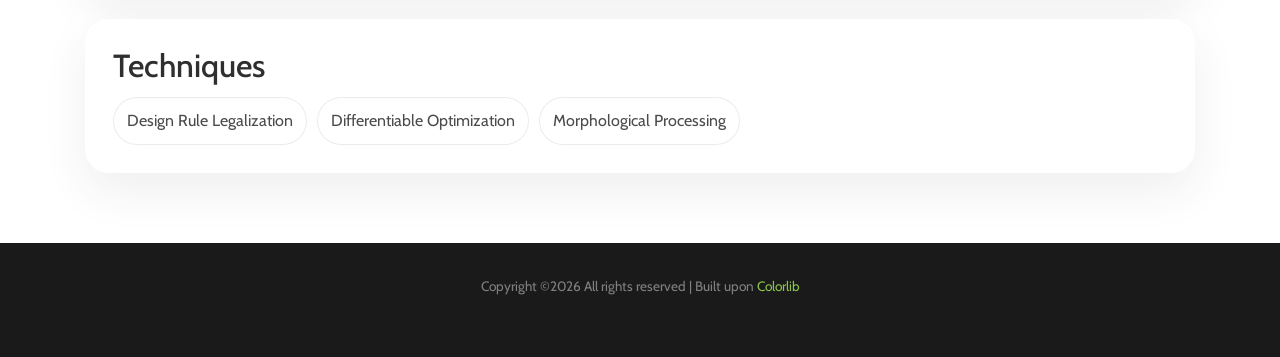
<file: projects/opticlear/index.html>
<!DOCTYPE html>
<html lang="en">
<head>
    <title>OptiClear | ScopeX @ ASU</title>
    <meta charset="utf-8">
    <meta name="viewport" content="width=device-width, initial-scale=1.0">
    <link href="https://fonts.googleapis.com/css?family=B612+Mono|Cabin:400,700&display=swap" rel="stylesheet">
    <link rel="stylesheet" href="../../fonts/icomoon/style.css">
    <link rel="stylesheet" href="../../css/bootstrap.min.css">
    <link rel="stylesheet" href="../../css/style.css">
    <link rel="stylesheet" href="../../css/projects.css">
    <link rel="shortcut icon" type="image/x-icon" href="../../favicon.ico" />
</head>
<body data-spy="scroll" data-target=".site-navbar-target" data-offset="300">
    <div class="site-wrap">
        <div class="header-top">
            <div class="container" style="padding:20px">
                <div class="row align-items-center">
                    <img src="../../logo.png" width="25%">
                    <a class="ml-auto site-logo">
                        <b style="color: rgb(71, 71, 71)">C</b>o-design, Aut<b style="color: rgb(71, 71, 71)">o</b>mation, and O<b style="color: rgb(71, 71, 71)">p</b>timization across<br><b style="color: rgb(71, 71, 71)">S</b>ystem, Technology, and Int<b style="color: rgb(71, 71, 71)">e</b>lligence @ ASU
                    </a>
                </div>
            </div>
        </div>
        <div class="site-navbar py-2 js-sticky-header site-navbar-target d-none pl-0 d-lg-block" role="banner">
            <div class="container">
                <div class="d-flex align-items-right">
                    <div class="ml-auto">
                        <nav class="site-navigation position-relative text-right" role="navigation">
                            <ul class="site-menu main-menu js-clone-nav mr-auto d-none pl-0 d-lg-block">
                                <li><a href="../../index.html" class="nav-link text-right">Home</a></li>
                                <li><a href="../../research.html" class="nav-link text-left">Research</a></li>
                                <li class="active"><a href="../index.html" class="nav-link text-left">Projects</a></li>
                                <li><a href="../../publication.html" class="nav-link text-left">Publication</a></li>
                                <li><a href="../../teaching.html" class="nav-link text-left">Teaching</a></li>
                                <li><a href="../../group.html" class="nav-link text-left">Group</a></li>
                                <li><a href="../../resource.html" class="nav-link text-left">Resource</a></li>
                                <li><a href="../../prospective_students.html" class="nav-link text-left">Opening</a></li>
                            </ul>
                        </nav>
                    </div>
                </div>
            </div>
        </div>
        <main id="project-detail-page"></main>
        <div class="footer">
            <div class="container">
                <div class="row">
                    <div class="col-12">
                        <div class="copyright">
                            <p>Copyright &copy;<script>document.write(new Date().getFullYear());</script> All rights reserved | Built upon <a href="https://colorlib.com" target="_blank">Colorlib</a></p>
                        </div>
                    </div>
                </div>
            </div>
        </div>
    </div>
    <script type="text/plain" data-project-markdown-source>
# OptiClear: Differentiable Curvilinear Design Rule Legalization for Inverse-Designed Photonic Devices

An EPDA legalization framework for converting high-performance inverse-designed photonic layouts into curvilinear, design-rule-compliant, tape-out-ready devices.

Note

OptiClear addresses the missing post-design stage between photonic inverse design and foundry manufacturing. It is designed for layouts whose freeform geometries, narrow gaps, irregular notches, and dense subwavelength features make conventional electronic legalization assumptions ineffective.

The Design-to-Manufacturing Gap in Photonic Inverse Design

Photonic inverse design gives designers a much larger search space than conventional parameterized device design. By optimizing the material distribution directly, it can discover compact components with highly non-intuitive geometries and excellent simulated optical performance. The same freedom that makes these devices powerful, however, also makes them difficult to manufacture.

Inverse-designed masks often contain narrow features, irregular boundaries, small-angle corners, and tightly coupled width and spacing relationships. These structures can violate foundry rules even when a fabrication-aware inverse-design method has already applied soft minimum-feature-size or curvature penalties. A layout that looks physically reasonable in simulation may still fail design-rule checking after polygonization, creating risks for yield, optical performance, and tape-out.

Electronic design-rule legalization methods are not a direct solution. They are usually built around rectilinear Manhattan layouts, edge pushing, shape snapping, and local polygon edits. Photonic inverse-designed devices are strongly curvilinear and optically sensitive, so a local geometric repair can easily create a new violation or damage a functionally important region.

OptiClear was developed to make this post-design legalization problem explicit.

The Core Idea: Legalize the Mask in the Pixel Domain

OptiClear represents the device as a binary or grayscale mask and performs legalization before the mask is converted into GDS polygons. This keeps the repair process close to the representation naturally produced by level-set and topology-optimization methods, while avoiding repeated polygonization and simplification errors during intermediate updates.

The framework uses mathematical morphology as the foundation for curvilinear rule checking and repair. Morphological opening removes weak or undersized foreground structures, while closing fills narrow gaps and small holes. The target kernel size is derived from the minimum width and spacing rules, the angle-dependent behavior of curvilinear edge pairs, and a safety margin for mask-to-polygon conversion.

This leads to a useful legality condition: a legal mask should be stable under both opening and closing. In other words, applying the two operations should no longer change the layout in conflicting ways. OptiClear turns this morphological stationarity idea into two complementary legalization engines.

![Curvilinear morphology and kernel-size derivation](./assets/morphology.png)

*OptiClear derives a morphology kernel from curvilinear edge spacing, rule angles, and polygonization error.*

OptiClear-R: Efficient Rule-Based Legalization

OptiClear-R is a rule-based legalizer for efficient conflict resolution. It begins with small-kernel preprocessing to remove trivial islands and holes, then identifies the foreground and background regions where opening and closing compete.

For the foreground, OptiClear-R extracts a skeleton and dilates along it so that thin bridges and weak silicon connections can survive the target opening operation. For the background, it widens narrow gaps and disconnects fragile necks to resolve spacing conflicts. Opening and closing are reapplied after each update, and the procedure continues until the two operations reach a consistent stationary state.

The legalizer prioritizes the high-refractive-index silicon foreground when foreground and background updates compete for the same area. This choice reflects the optical role of the device core: unnecessary changes to silicon can affect mode confinement, scattering, reflection, and radiation more severely than changes in less active surrounding regions.

![OptiClear-R workflow](./assets/opticlear-r.png)

*OptiClear-R resolves foreground and background conflict regions through iterative morphology-guided updates.*

OptiClear-D: Differentiable Minimum-Distortion Legalization

OptiClear-R is efficient, but a conservative morphology kernel can correct more geometry than a particular device needs. Because inverse-designed photonic devices can be highly sensitive to local perturbations, OptiClear also provides a differentiable path that explicitly minimizes distortion from the original high-performance mask.

OptiClear-D formulates legalization as a constrained optimization problem. It searches for a mask close to the original design while requiring the opened and closed masks to agree. The mask is parameterized through a level-set representation with a differentiable binarization function, and an augmented Lagrangian method enforces the morphological stationary-point constraint during optimization.

This formulation changes the objective from “repair every violation with a fixed geometric operation” to “find the least-distorting mask that is rule-compliant.” It allows the legalizer to choose whether a local conflict is better resolved by opening a gap, merging nearby silicon, or making another small change that preserves the device’s optically important structure.

![OptiClear-D optimization flow](./assets/opticlear-d.png)

*OptiClear-D optimizes a latent level-set representation toward a legal mask while minimizing distortion from the original design.*

Differentiable Morphology at High Resolution

Differentiable opening and closing are evaluated repeatedly inside OptiClear-D, so the morphology operators can become the computational bottleneck for large masks and large structuring elements. Dense neighborhood expansion is especially expensive because the intermediate tensor grows with both mask resolution and kernel area.

OptiClear addresses this problem with customized Triton-based GPU operators. Rather than materializing every local neighborhood, the implementation traverses active kernel offsets and performs fused min/max reductions on the fly. The forward pass stores the winning offset needed for exact hard-morphology backpropagation, avoiding the memory overhead of expanded neighborhood tensors.

The resulting operators make high-resolution legalization practical. On the reported benchmarks, the customized implementation provides roughly 450× speedup and 280× lower memory consumption than the compared third-party differentiable morphology implementation, while avoiding out-of-memory behavior for large masks and kernels.

![Triton morphology performance](./assets/performance.png)

*The customized GPU morphology operators improve runtime and memory scaling for large kernels.*

What the Evaluation Shows

OptiClear was evaluated on diverse inverse-designed photonic devices, including bends, crossings, optical diodes, 1×3 splitters, mode-division multiplexers, wavelength-division multiplexers, and thermally tunable switches. The experiments use high-resolution masks and evaluate both geometry preservation and post-legalization optical functionality through full-wave simulation.

Under the primary 70 nm minimum-width and minimum-spacing rules, both OptiClear-R and OptiClear-D reduce the number of true design-rule violations to zero across the evaluated devices. This is the central distinction from soft gap and curvature penalties: regularization can discourage problematic features, but explicit legalization is required to guarantee a rule-clean result.

The two engines provide a practical efficiency–fidelity tradeoff. OptiClear-R reaches legal layouts faster through iterative rule-based morphology updates. OptiClear-D takes longer because it performs differentiable optimization, but it generally preserves optical functionality more faithfully, especially for larger or more performance-sensitive devices.

![OptiClear legalization results](./assets/results.png)

*OptiClear-D removes the true DRVs while preserving the optical response and mask similarity of the original design.*

![Table 1 true-DRV comparison](./assets/opticlear-drv-comparison.png)

*Table 1 comparison of true design-rule violations (#DRV); lower is better.*

The study also shows that global geometry metrics alone are not enough to predict optical quality. A layout with high intersection-over-union can still lose functionality if the change occurs near a critical port or interference region. Distortion-aware optimization is therefore valuable because it focuses the repair process on preserving the parts of the mask that matter most to the device response.

Design Rules, Resolution, and Upstream Manufacturability

OptiClear remains effective across a range of width and spacing rules, although stricter rules require larger geometric corrections and can cause greater optical degradation. Full-resolution masks are important: downsampled masks in the reported study leave residual violations, while 1 nm-per-pixel processing produces rule-clean layouts.

OptiClear is complementary to fabrication-aware inverse design. Stronger minimum-feature-size control can reduce the amount of correction needed later, but it does not remove the need for an explicit post-design legalization stage. The best workflow is to use manufacturability-aware regularization during inverse design and then apply OptiClear to enforce the final curvilinear rules on the actual layout mask.

The current evaluation focuses primarily on minimum width and spacing rules. Minimum-area, enclosure, and other layer-interaction rules remain outside the scope of this release, leaving room for future extensions to broader foundry rule decks.

Toward Design-Rule-Aware Photonic Design Automation

OptiClear adds a practical legalization stage to the EPDA flow for inverse-designed photonic devices. It connects the freedom of inverse design with the discipline required by manufacturing, while making the tradeoff between runtime, geometry distortion, and optical fidelity explicit.

Beyond post-design repair, the differentiable formulation opens a path toward end-to-end design-rule-aware inverse design. Future flows could incorporate morphological stationarity, foundry-specific rules, optical sensitivity, and fabrication models directly into a unified optimization loop. In that setting, legalization would not be an afterthought, but a first-class component of photonic design automation.

Citation

If OptiClear is useful in your work, please cite:

```text
@inproceedings{zhou2027opticlear,
  title={OptiClear: Differentiable Curvilinear Design Rule Legalization for Inverse-Designed Photonic Devices},
  author={Zhou, Hongjian and Yang, Haoyu and Gangi, Nicholas and Huang, Zhaoran and Gu, Jiaqi},
  booktitle={IEEE/ACM Asia and South Pacific Design Automation Conference (ASP-DAC)},
  year={2027},
  url={https://arxiv.org/abs/2607.03632}
}
```
# OptiClear: Differentiable Curvilinear Design Rule Legalization for Inverse-Designed Photonic Devices

An EPDA legalization framework for converting high-performance inverse-designed photonic layouts into curvilinear, design-rule-compliant, tape-out-ready devices.

Note

OptiClear addresses the missing post-design stage between photonic inverse design and foundry manufacturing. It is designed for layouts whose freeform geometries, narrow gaps, irregular notches, and dense subwavelength features make conventional electronic legalization assumptions ineffective.

The Design-to-Manufacturing Gap in Photonic Inverse Design

Photonic inverse design gives designers a much larger search space than conventional parameterized device design. By optimizing the material distribution directly, it can discover compact components with highly non-intuitive geometries and excellent simulated optical performance. The same freedom that makes these devices powerful, however, also makes them difficult to manufacture.

Inverse-designed masks often contain narrow features, irregular boundaries, small-angle corners, and tightly coupled width and spacing relationships. These structures can violate foundry rules even when a fabrication-aware inverse-design method has already applied soft minimum-feature-size or curvature penalties. A layout that looks physically reasonable in simulation may still fail design-rule checking after polygonization, creating risks for yield, optical performance, and tape-out.

Electronic design-rule legalization methods are not a direct solution. They are usually built around rectilinear Manhattan layouts, edge pushing, shape snapping, and local polygon edits. Photonic inverse-designed devices are strongly curvilinear and optically sensitive, so a local geometric repair can easily create a new violation or damage a functionally important region.

OptiClear was developed to make this post-design legalization problem explicit.

The Core Idea: Legalize the Mask in the Pixel Domain

OptiClear represents the device as a binary or grayscale mask and performs legalization before the mask is converted into GDS polygons. This keeps the repair process close to the representation naturally produced by level-set and topology-optimization methods, while avoiding repeated polygonization and simplification errors during intermediate updates.

The framework uses mathematical morphology as the foundation for curvilinear rule checking and repair. Morphological opening removes weak or undersized foreground structures, while closing fills narrow gaps and small holes. The target kernel size is derived from the minimum width and spacing rules, the angle-dependent behavior of curvilinear edge pairs, and a safety margin for mask-to-polygon conversion.

This leads to a useful legality condition: a legal mask should be stable under both opening and closing. In other words, applying the two operations should no longer change the layout in conflicting ways. OptiClear turns this morphological stationarity idea into two complementary legalization engines.

OptiClear-R: Efficient Rule-Based Legalization

OptiClear-R is a rule-based legalizer for efficient conflict resolution. It begins with small-kernel preprocessing to remove trivial islands and holes, then identifies the foreground and background regions where opening and closing compete.

For the foreground, OptiClear-R extracts a skeleton and dilates along it so that thin bridges and weak silicon connections can survive the target opening operation. For the background, it widens narrow gaps and disconnects fragile necks to resolve spacing conflicts. Opening and closing are reapplied after each update, and the procedure continues until the two operations reach a consistent stationary state.

The legalizer prioritizes the high-refractive-index silicon foreground when foreground and background updates compete for the same area. This choice reflects the optical role of the device core: unnecessary changes to silicon can affect mode confinement, scattering, reflection, and radiation more severely than changes in less active surrounding regions.

OptiClear-D: Differentiable Minimum-Distortion Legalization

OptiClear-R is efficient, but a conservative morphology kernel can correct more geometry than a particular device needs. Because inverse-designed photonic devices can be highly sensitive to local perturbations, OptiClear also provides a differentiable path that explicitly minimizes distortion from the original high-performance mask.

OptiClear-D formulates legalization as a constrained optimization problem. It searches for a mask close to the original design while requiring the opened and closed masks to agree. The mask is parameterized through a level-set representation with a differentiable binarization function, and an augmented Lagrangian method enforces the morphological stationary-point constraint during optimization.

This formulation changes the objective from “repair every violation with a fixed geometric operation” to “find the least-distorting mask that is rule-compliant.” It allows the legalizer to choose whether a local conflict is better resolved by opening a gap, merging nearby silicon, or making another small change that preserves the device’s optically important structure.

Differentiable Morphology at High Resolution

Differentiable opening and closing are evaluated repeatedly inside OptiClear-D, so the morphology operators can become the computational bottleneck for large masks and large structuring elements. Dense neighborhood expansion is especially expensive because the intermediate tensor grows with both mask resolution and kernel area.

OptiClear addresses this problem with customized Triton-based GPU operators. Rather than materializing every local neighborhood, the implementation traverses active kernel offsets and performs fused min/max reductions on the fly. The forward pass stores the winning offset needed for exact hard-morphology backpropagation, avoiding the memory overhead of expanded neighborhood tensors.

The resulting operators make high-resolution legalization practical. On the reported benchmarks, the customized implementation provides roughly 450× speedup and 280× lower memory consumption than the compared third-party differentiable morphology implementation, while avoiding out-of-memory behavior for large masks and kernels.

What the Evaluation Shows

OptiClear was evaluated on diverse inverse-designed photonic devices, including bends, crossings, optical diodes, 1×3 splitters, mode-division multiplexers, wavelength-division multiplexers, and thermally tunable switches. The experiments use high-resolution masks and evaluate both geometry preservation and post-legalization optical functionality through full-wave simulation.

Under the primary 70 nm minimum-width and minimum-spacing rules, both OptiClear-R and OptiClear-D reduce the number of true design-rule violations to zero across the evaluated devices. This is the central distinction from soft gap and curvature penalties: regularization can discourage problematic features, but explicit legalization is required to guarantee a rule-clean result.

The two engines provide a practical efficiency–fidelity tradeoff. OptiClear-R reaches legal layouts faster through iterative rule-based morphology updates. OptiClear-D takes longer because it performs differentiable optimization, but it generally preserves optical functionality more faithfully, especially for larger or more performance-sensitive devices.

The study also shows that global geometry metrics alone are not enough to predict optical quality. A layout with high intersection-over-union can still lose functionality if the change occurs near a critical port or interference region. Distortion-aware optimization is therefore valuable because it focuses the repair process on preserving the parts of the mask that matter most to the device response.

Design Rules, Resolution, and Upstream Manufacturability

OptiClear remains effective across a range of width and spacing rules, although stricter rules require larger geometric corrections and can cause greater optical degradation. Full-resolution masks are important: downsampled masks in the reported study leave residual violations, while 1 nm-per-pixel processing produces rule-clean layouts.

OptiClear is complementary to fabrication-aware inverse design. Stronger minimum-feature-size control can reduce the amount of correction needed later, but it does not remove the need for an explicit post-design legalization stage. The best workflow is to use manufacturability-aware regularization during inverse design and then apply OptiClear to enforce the final curvilinear rules on the actual layout mask.

The current evaluation focuses primarily on minimum width and spacing rules. Minimum-area, enclosure, and other layer-interaction rules remain outside the scope of this release, leaving room for future extensions to broader foundry rule decks.

Toward Design-Rule-Aware Photonic Design Automation

OptiClear adds a practical legalization stage to the EPDA flow for inverse-designed photonic devices. It connects the freedom of inverse design with the discipline required by manufacturing, while making the tradeoff between runtime, geometry distortion, and optical fidelity explicit.

Beyond post-design repair, the differentiable formulation opens a path toward end-to-end design-rule-aware inverse design. Future flows could incorporate morphological stationarity, foundry-specific rules, optical sensitivity, and fabrication models directly into a unified optimization loop. In that setting, legalization would not be an afterthought, but a first-class component of photonic design automation.

Citation

If OptiClear is useful in your work, please cite:

```text
@inproceedings{zhou2027opticlear,
  title={OptiClear: Differentiable Curvilinear Design Rule Legalization for Inverse-Designed Photonic Devices},
  author={Zhou, Hongjian and Yang, Haoyu and Gangi, Nicholas and Huang, Zhaoran and Gu, Jiaqi},
  booktitle={IEEE/ACM Asia and South Pacific Design Automation Conference (ASP-DAC)},
  year={2027},
  url={https://arxiv.org/abs/2607.03632}
}
```
    </script>
    <script src="../../js/jquery-3.3.1.min.js"></script>
    <script src="../../js/jquery-migrate-3.0.1.min.js"></script>
    <script src="../../js/jquery-ui.js"></script>
    <script src="../../js/popper.min.js"></script>
    <script src="../../js/bootstrap.min.js"></script>
    <script src="../../js/owl.carousel.min.js"></script>
    <script src="../../js/jquery.stellar.min.js"></script>
    <script src="../../js/jquery.countdown.min.js"></script>
    <script src="../../js/bootstrap-datepicker.min.js"></script>
    <script src="../../js/jquery.easing.1.3.js"></script>
    <script src="../../js/aos.js"></script>
    <script src="../../js/jquery.fancybox.min.js"></script>
    <script src="../../js/jquery.sticky.js"></script>
    <script src="../../js/jquery.mb.YTPlayer.min.js"></script>
    <script src="../../js/main.js"></script>
    <script src="./project.js"></script>
    <script src="../../js/project-detail-renderer.js"></script>
</body>
</html>
</file>
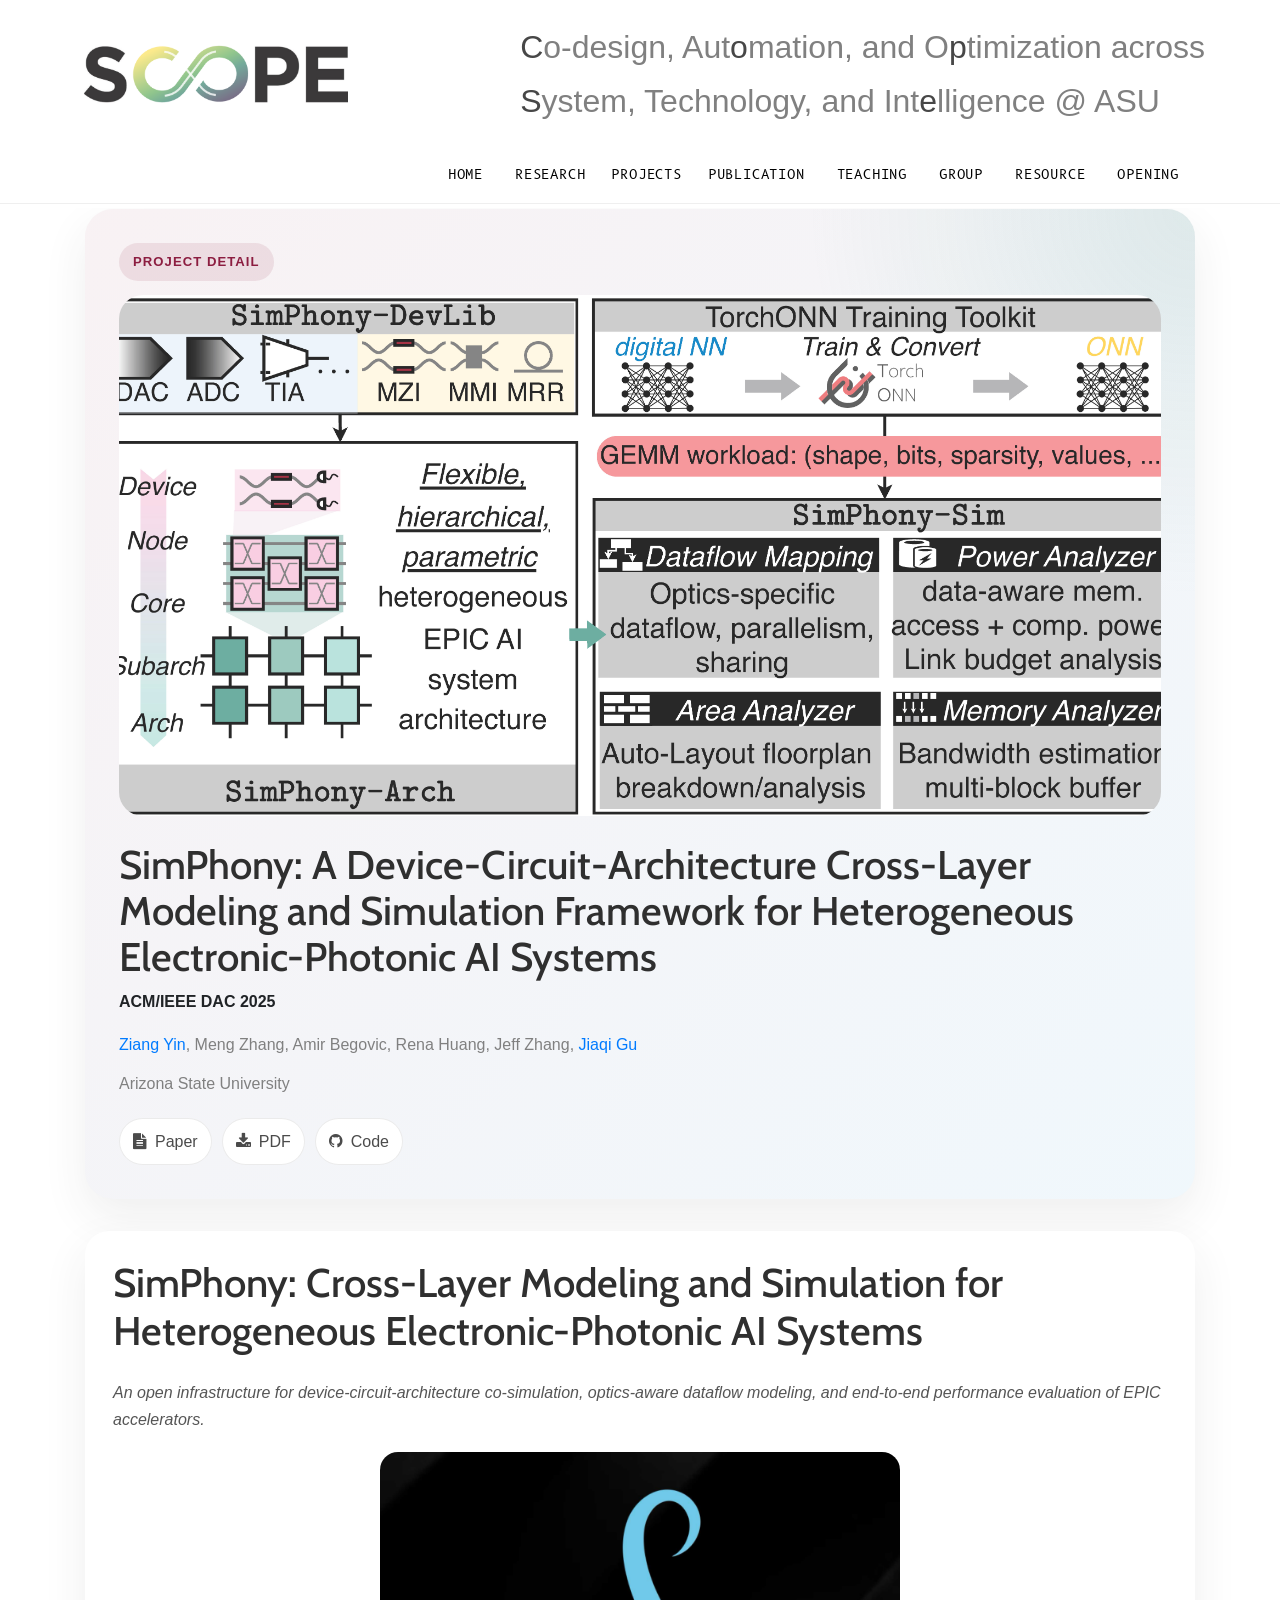
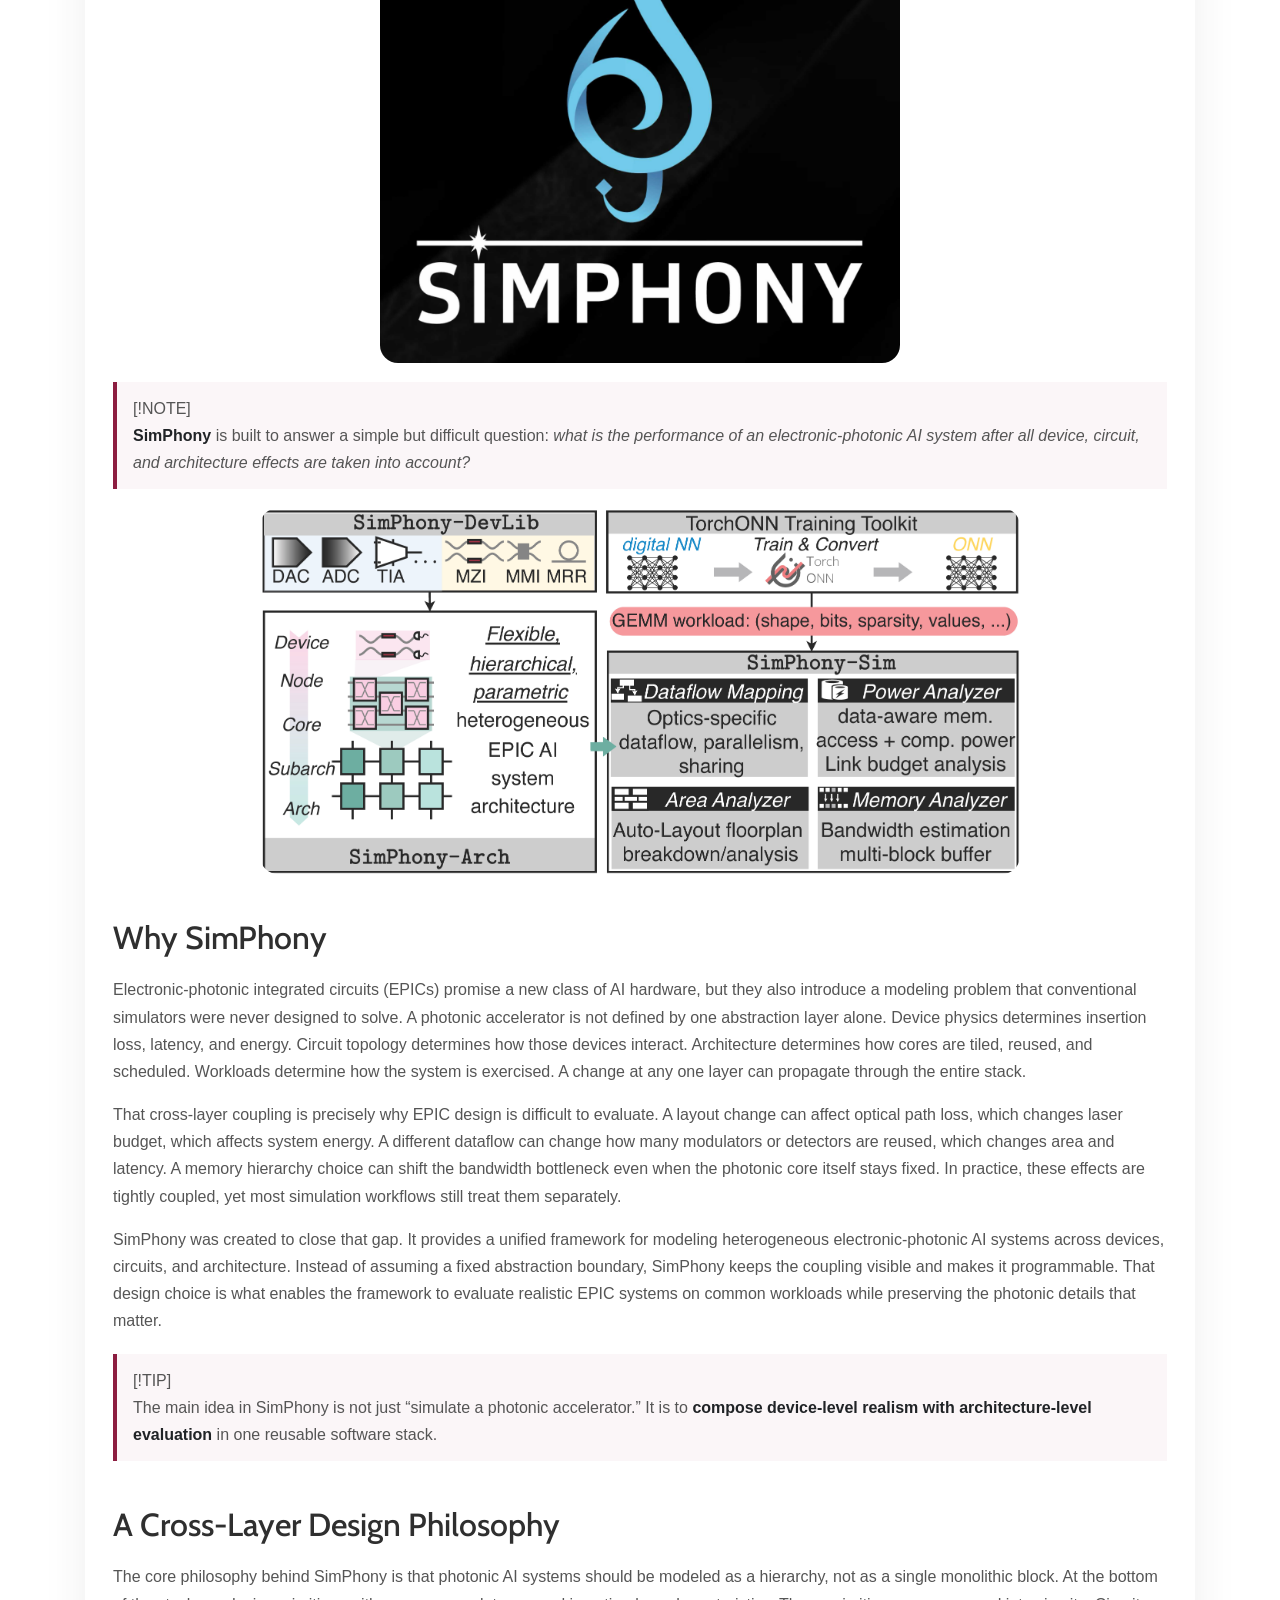
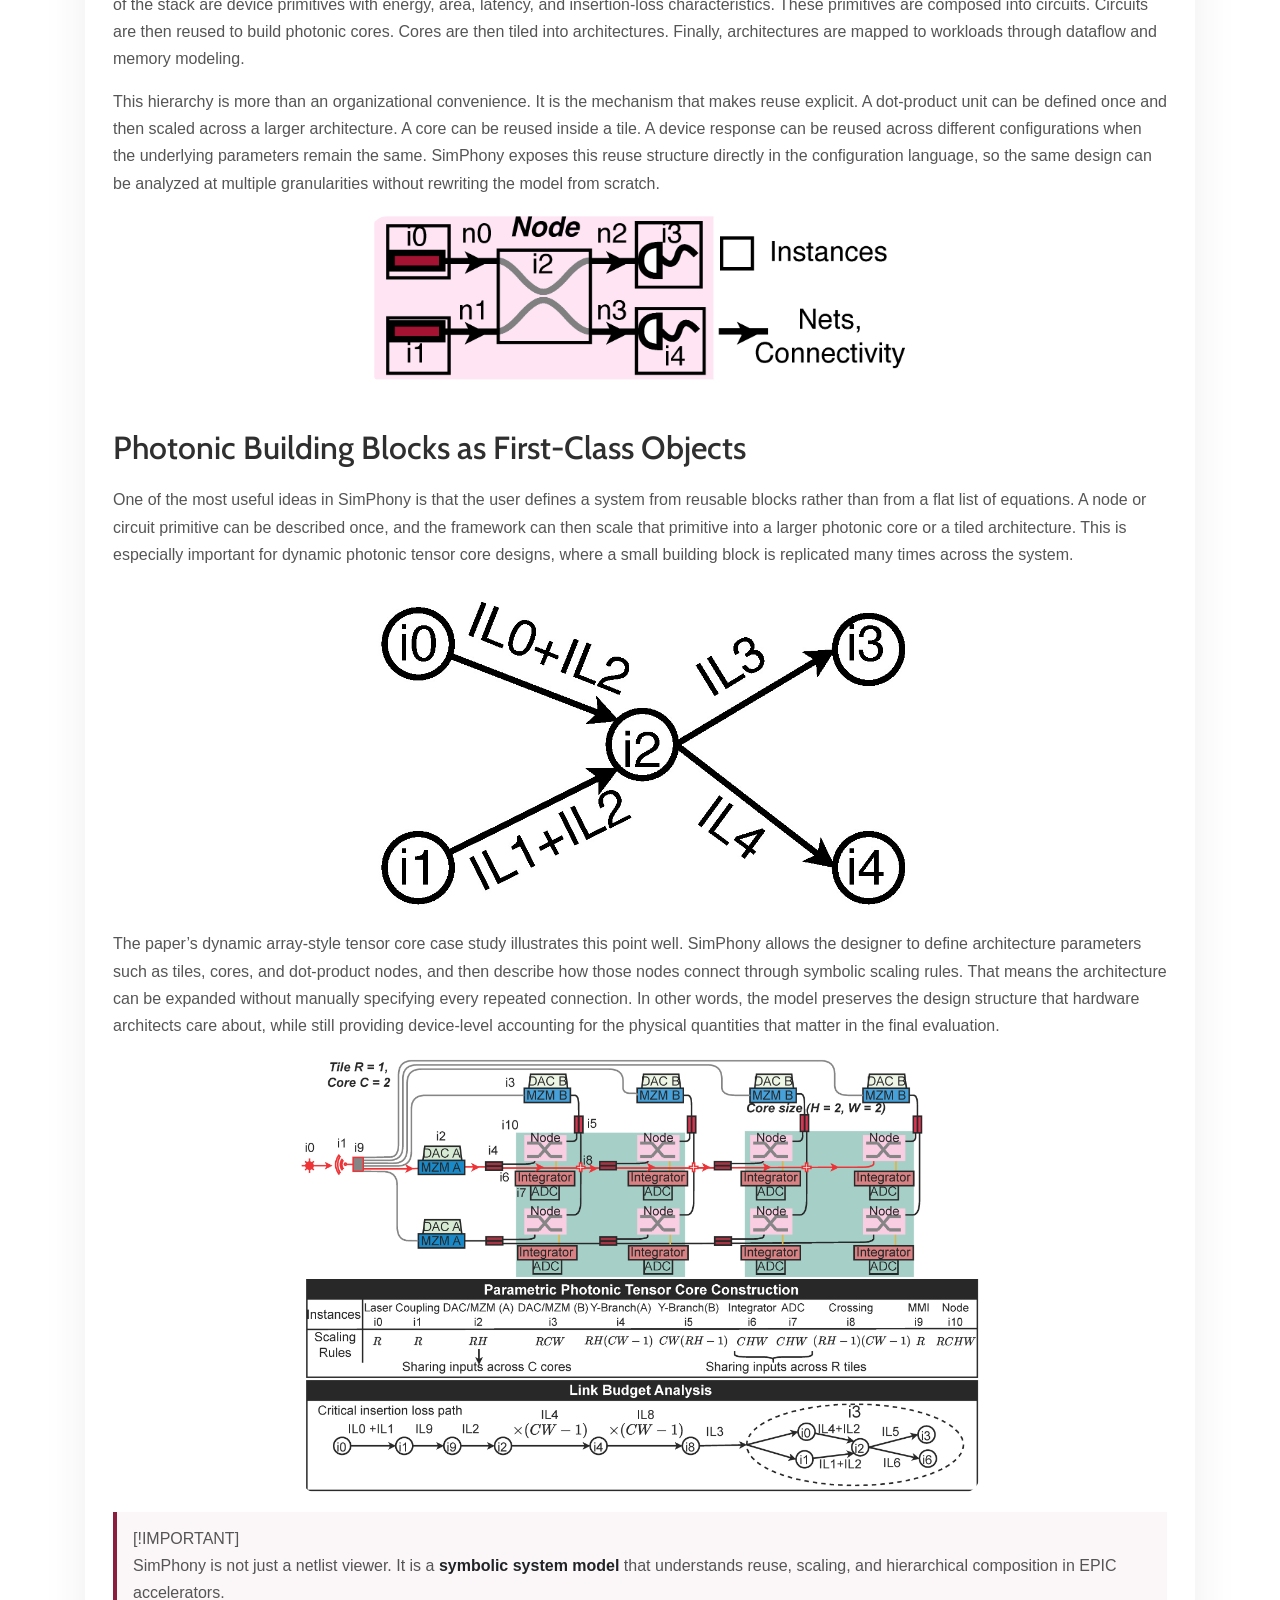
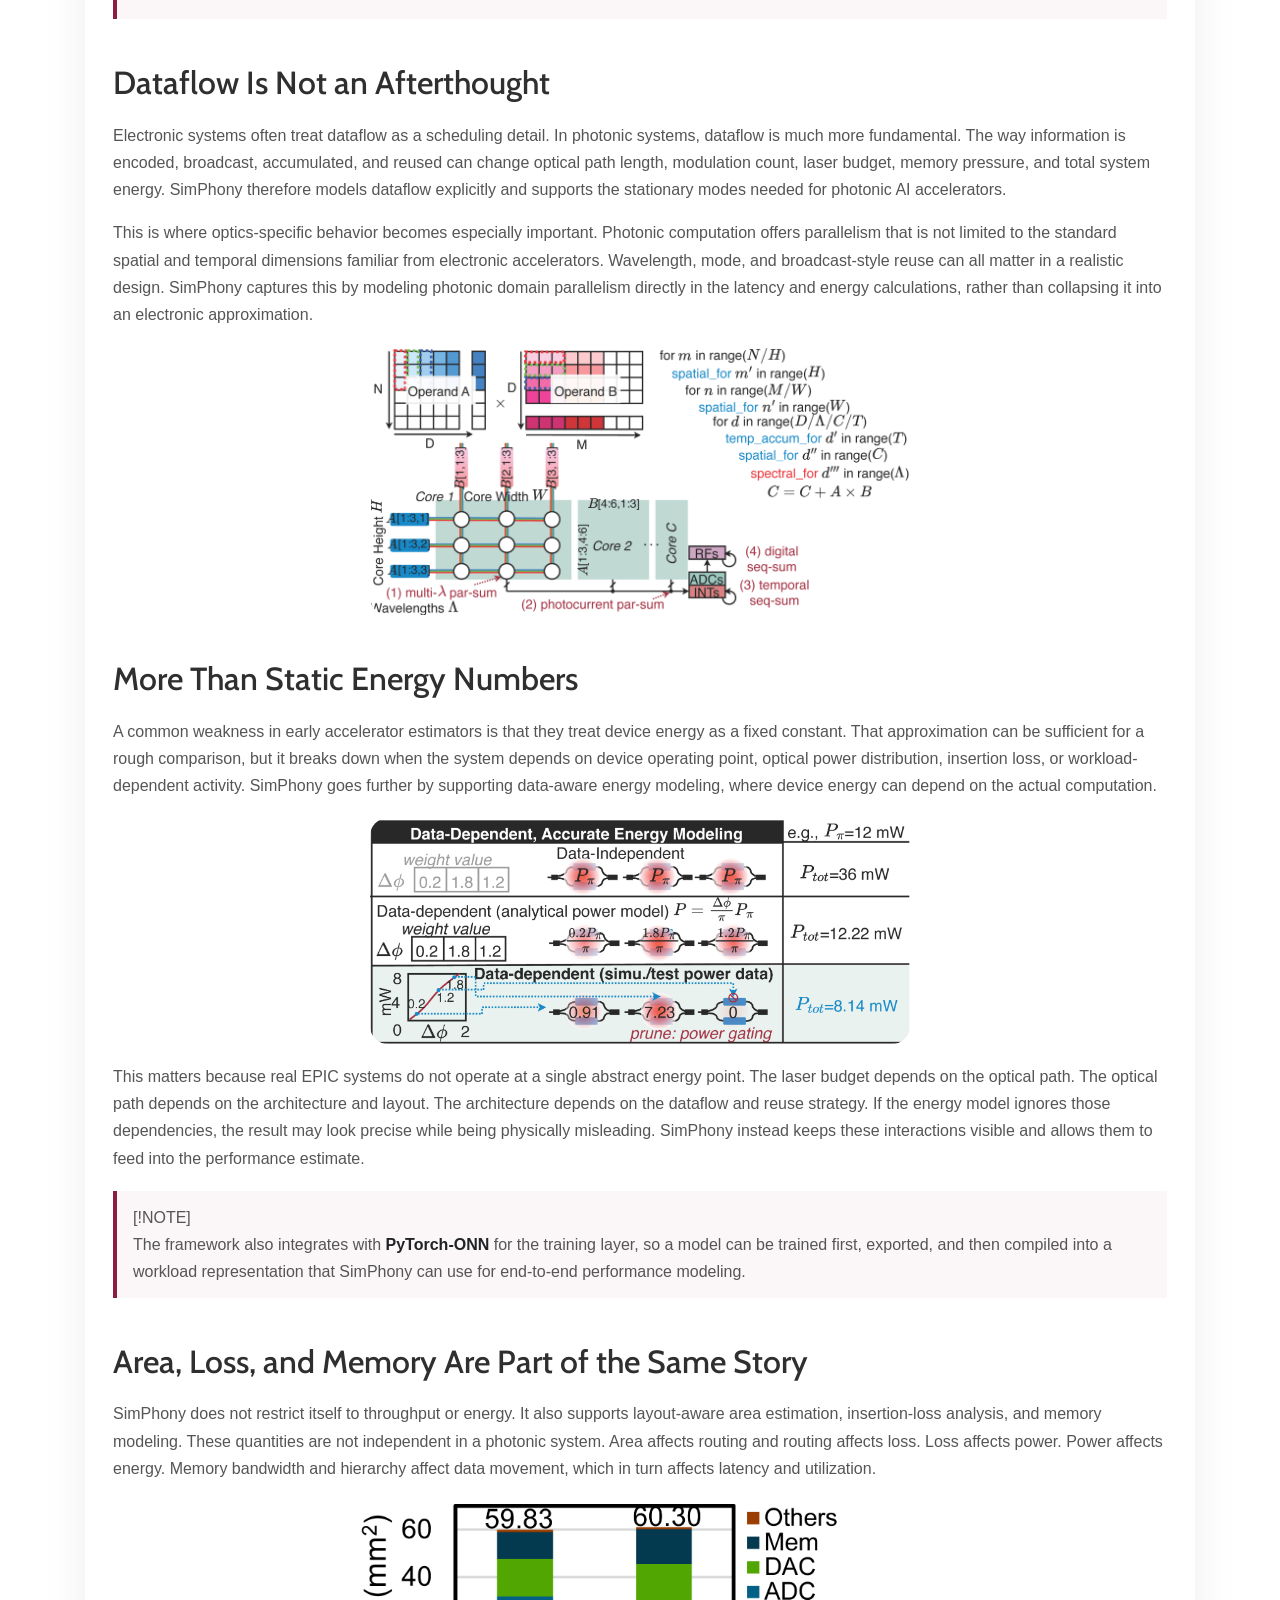
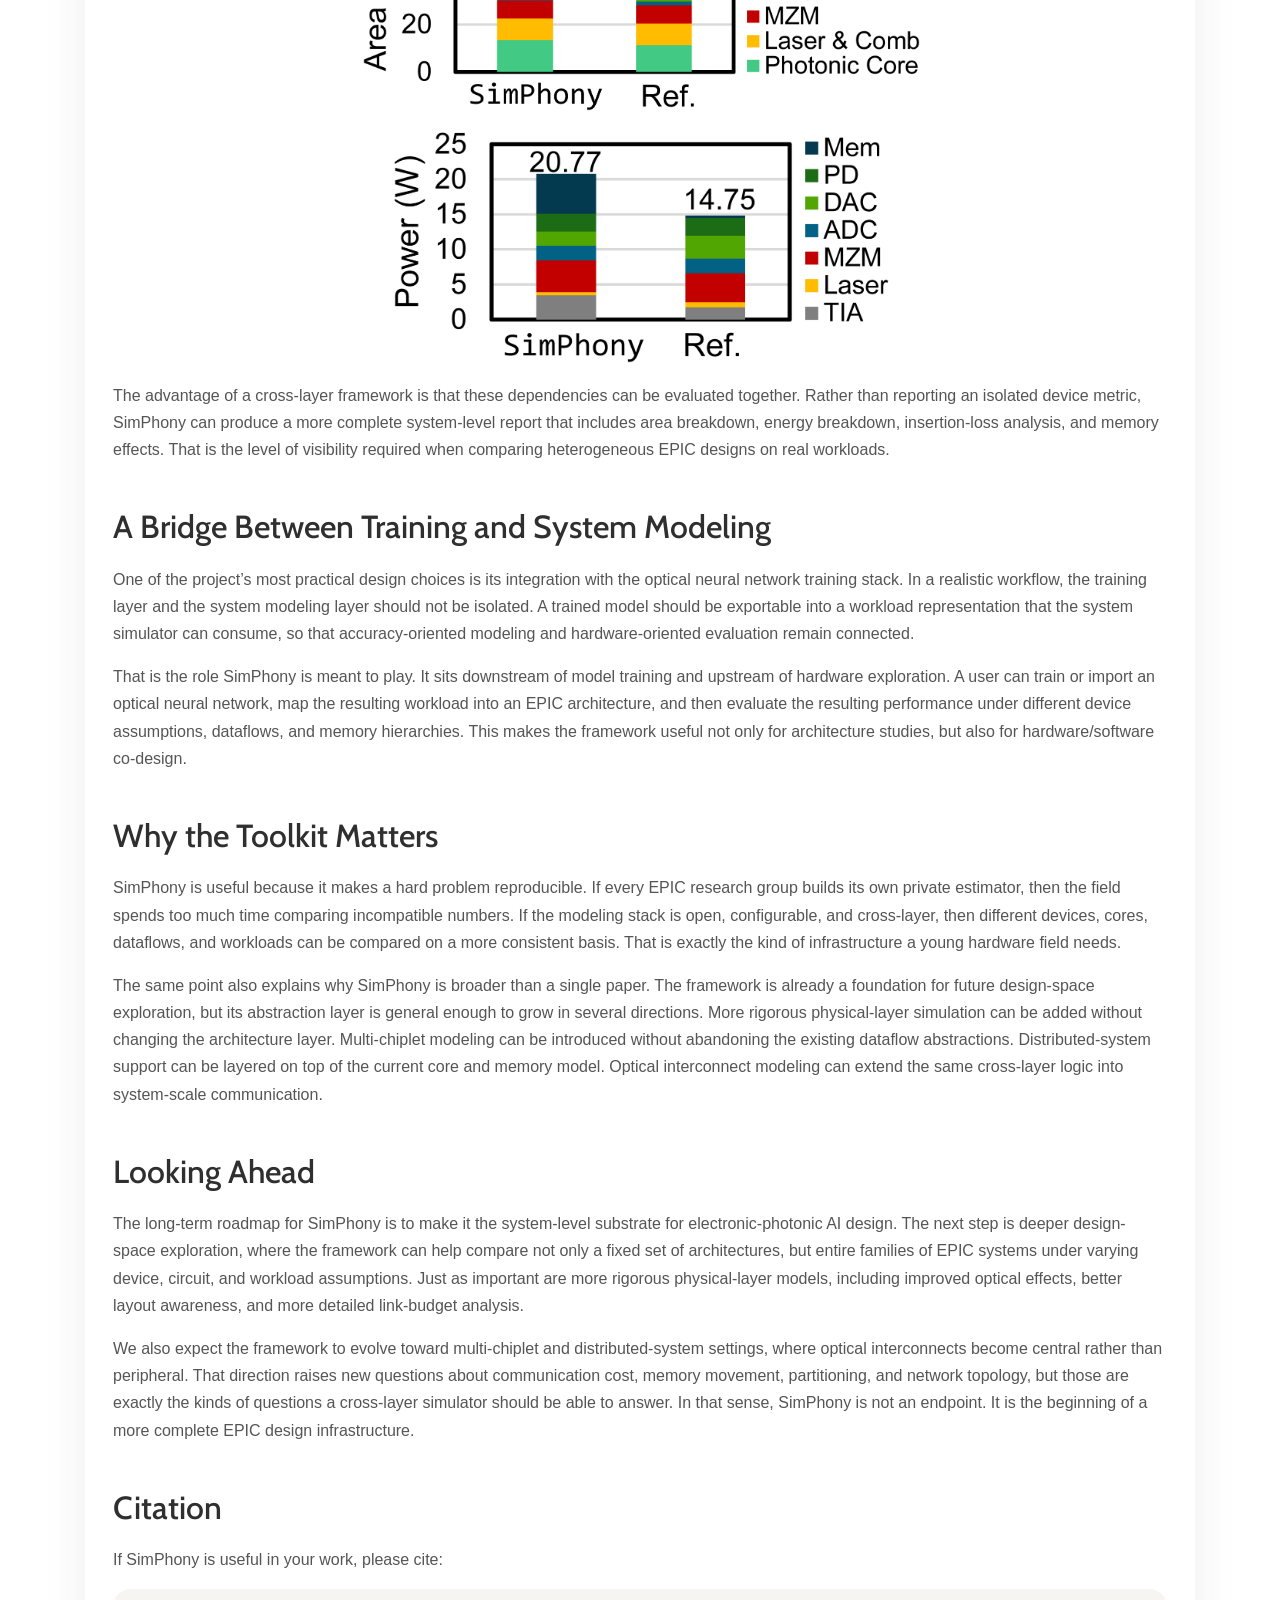
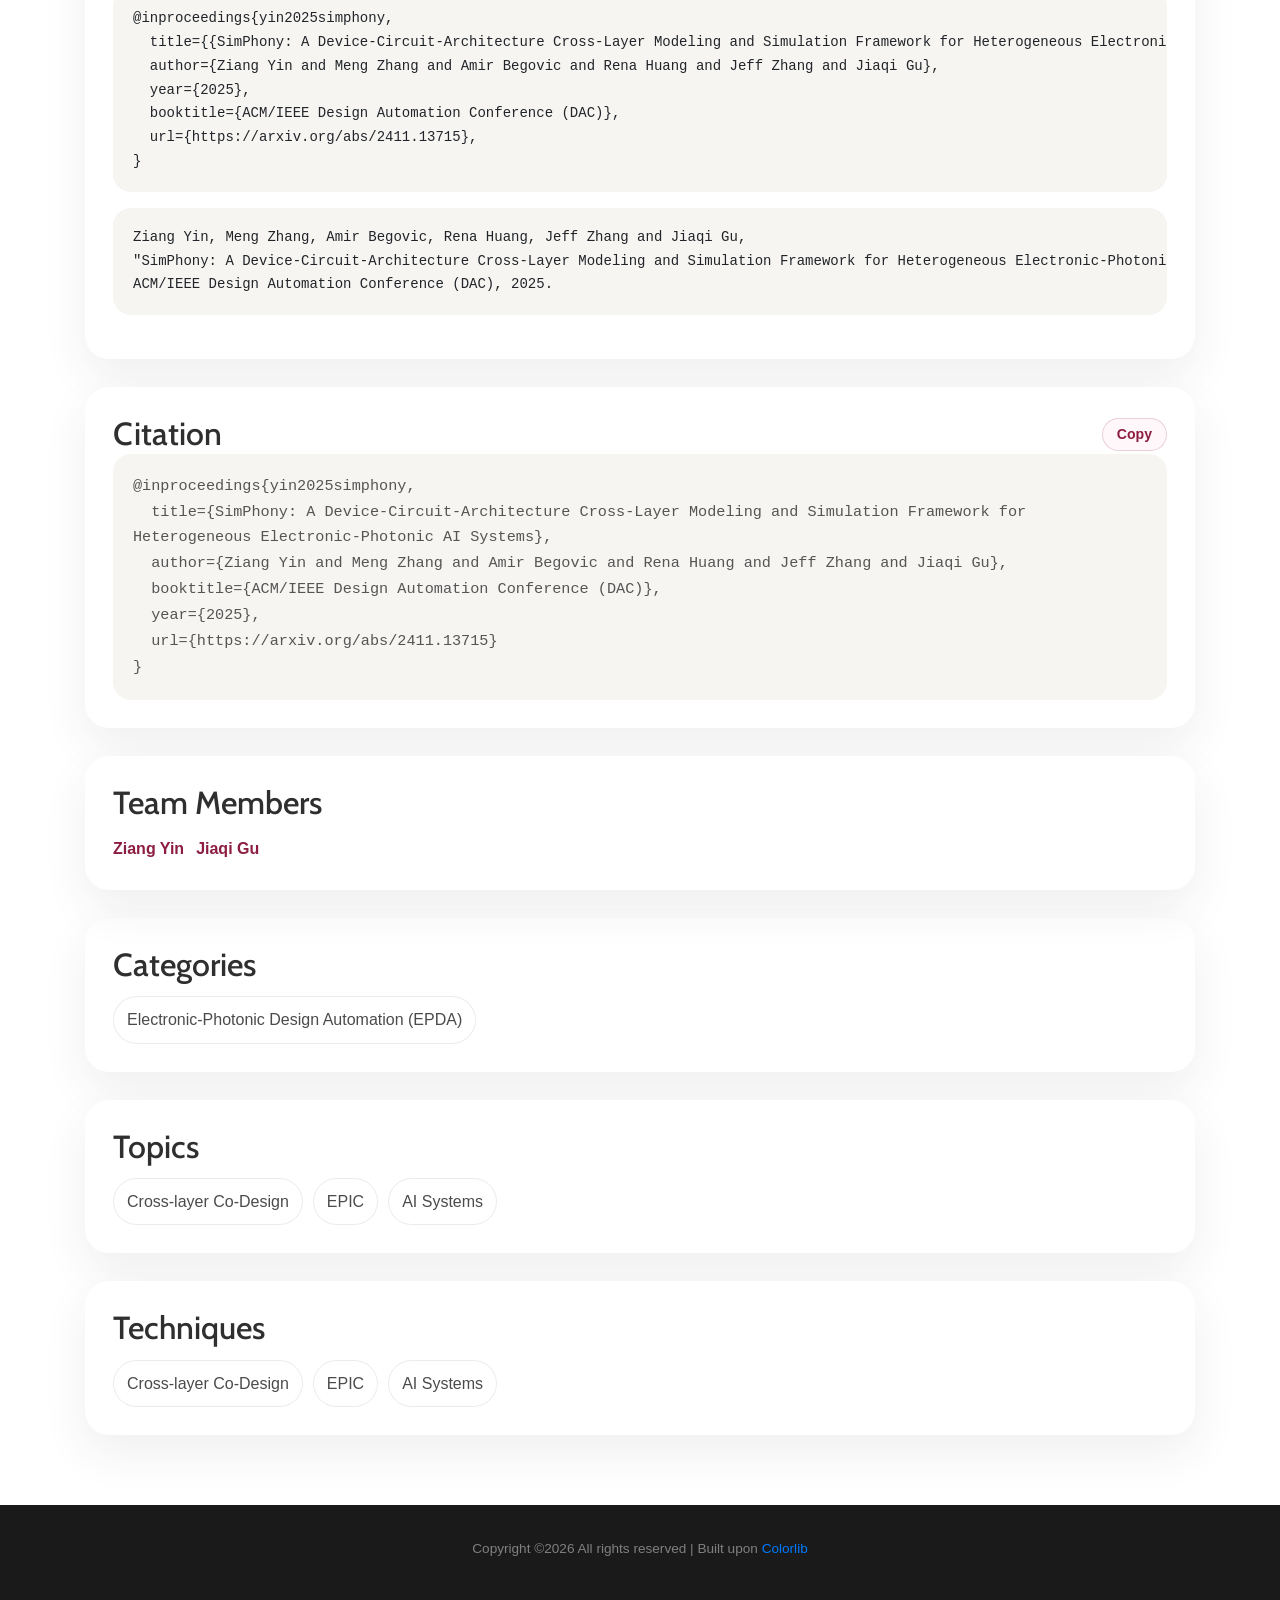
<file: projects/simphony/index.html>
<!DOCTYPE html>
<html lang="en">
<head>
    <title>SimPhony | ScopeX @ ASU</title>
    <meta charset="utf-8">
    <meta name="viewport" content="width=device-width, initial-scale=1, shrink-to-fit=no">
    <link href="https://fonts.googleapis.com/css?family=B612+Mono|Cabin:400,700&display=swap" rel="stylesheet">
    <link rel="stylesheet" href="../../fonts/icomoon/style.css">
    <link rel="stylesheet" href="https://stackpath.bootstrapcdn.com/bootstrap/4.4.1/css/bootstrap.min.css" integrity="sha384-Vkoo8x4CGsO3+Hhxv8T/Q5PaXtkKtu6ug5TOeNV6gBiFeWPGFN9MuhOf23Q9Ifjh" crossorigin="anonymous">
    <link rel="stylesheet" href="../../css/jquery-ui.css"><link rel="stylesheet" href="../../css/owl.carousel.min.css"><link rel="stylesheet" href="../../css/owl.theme.default.min.css"><link rel="stylesheet" href="../../css/jquery.fancybox.min.css"><link rel="stylesheet" href="../../fonts/flaticon/font/flaticon.css"><link rel="stylesheet" href="../../css/aos.css"><link href="../../css/jquery.mb.YTPlayer.min.css" media="all" rel="stylesheet" type="text/css"><link rel="stylesheet" href="../../css/style.css"><link rel="stylesheet" href="../../css/projects.css"><link rel="shortcut icon" type="image/x-icon" href="../../favicon.ico" />
</head>
<body data-spy="scroll" data-target=".site-navbar-target" data-offset="300"><div class="site-wrap"><div class="site-mobile-menu site-navbar-target"><div class="site-mobile-menu-header"><div class="site-mobile-menu-close mt-3"><span class="icon-close2 js-menu-toggle"></span></div></div><div class="site-mobile-menu-body"></div></div><div class="header-top"><div class="container" style="padding:20px"><div class="row align-items-center"><img src="../../logo.png" width="25%"><a class="ml-auto site-logo"><b style="color: rgb(71, 71, 71)">C</b>o-design, Aut<b style="color: rgb(71, 71, 71)">o</b>mation, and O<b style="color: rgb(71, 71, 71)">p</b>timization across<br><b style="color: rgb(71, 71, 71)">S</b>ystem, Technology, and Int<b style="color: rgb(71, 71, 71)">e</b>lligence @ ASU</a><a href="#" class="ml-auto d-inline-block d-lg-none site-menu-toggle js-menu-toggle text-black"><span class="icon-menu h3"></span></a></div></div></div><div class="site-navbar py-2 js-sticky-header site-navbar-target d-none pl-0 d-lg-block" role="banner"><div class="container" style="padding-right=10%"><div class="d-flex align-items-right"><div class="ml-auto"><nav class="site-navigation position-relative text-right" role="navigation"><ul class="site-menu main-menu js-clone-nav mr-auto d-none pl-0 d-lg-block"><li><a href="../../index.html" class="nav-link text-right">Home</a></li><li><a href="../../research.html" class="nav-link text-left">Research</a></li><li class="active"><a href="../index.html" class="nav-link text-left">Projects</a></li><li><a href="../../publication.html" class="nav-link text-left">Publication</a></li><li><a href="../../teaching.html" class="nav-link text-left">Teaching</a></li><li><a href="../../group.html" class="nav-link text-left">Group</a></li><li><a href="../../resource.html" class="nav-link text-left">Resource</a></li><li><a href="../../prospective_students.html" class="nav-link text-left">Opening</a></li></ul></nav></div></div></div></div><main id="project-detail-page"></main><div class="footer"><div class="container"><div class="row"><div class="col-12"><div class="copyright"><p>Copyright &copy;<script>document.write(new Date().getFullYear());</script> All rights reserved | Built upon <a href="https://colorlib.com" target="_blank">Colorlib</a></p></div></div></div></div></div></div><script type="text/plain" data-project-markdown-source>
![SimPhony cover figure](./assets/cover.png)
</script><script src="../../js/jquery-3.3.1.min.js"></script><script src="../../js/jquery-migrate-3.0.1.min.js"></script><script src="../../js/jquery-ui.js"></script><script src="../../js/popper.min.js"></script><script src="../../js/bootstrap.min.js"></script><script src="../../js/owl.carousel.min.js"></script><script src="../../js/jquery.stellar.min.js"></script><script src="../../js/jquery.countdown.min.js"></script><script src="../../js/bootstrap-datepicker.min.js"></script><script src="../../js/jquery.easing.1.3.js"></script><script src="../../js/aos.js"></script><script src="../../js/jquery.fancybox.min.js"></script><script src="../../js/jquery.sticky.js"></script><script src="../../js/jquery.mb.YTPlayer.min.js"></script><script src="../../js/main.js"></script><script src="./project.js"></script><script src="../../js/project-detail-renderer.js"></script></body>
</html>
</file>
<file: fonts/icomoon/style.css>
@font-face {
  font-family: 'icomoon';
  src:  url('fonts/icomoon.eot?10si43');
  src:  url('fonts/icomoon.eot?10si43#iefix') format('embedded-opentype'),
    url('fonts/icomoon.ttf?10si43') format('truetype'),
    url('fonts/icomoon.woff?10si43') format('woff'),
    url('fonts/icomoon.svg?10si43#icomoon') format('svg');
  font-weight: normal;
  font-style: normal;
}

[class^="icon-"], [class*=" icon-"] {
  /* use !important to prevent issues with browser extensions that change fonts */
  font-family: 'icomoon' !important;
  speak: none;
  font-style: normal;
  font-weight: normal;
  font-variant: normal;
  text-transform: none;
  line-height: 1;

  /* Better Font Rendering =========== */
  -webkit-font-smoothing: antialiased;
  -moz-osx-font-smoothing: grayscale;
}

.icon-asterisk:before {
  content: "\f069";
}
.icon-plus:before {
  content: "\f067";
}
.icon-question:before {
  content: "\f128";
}
.icon-minus:before {
  content: "\f068";
}
.icon-glass:before {
  content: "\f000";
}
.icon-music:before {
  content: "\f001";
}
.icon-search:before {
  content: "\f002";
}
.icon-envelope-o:before {
  content: "\f003";
}
.icon-heart:before {
  content: "\f004";
}
.icon-star:before {
  content: "\f005";
}
.icon-star-o:before {
  content: "\f006";
}
.icon-user:before {
  content: "\f007";
}
.icon-film:before {
  content: "\f008";
}
.icon-th-large:before {
  content: "\f009";
}
.icon-th:before {
  content: "\f00a";
}
.icon-th-list:before {
  content: "\f00b";
}
.icon-check:before {
  content: "\f00c";
}
.icon-close:before {
  content: "\f00d";
}
.icon-remove:before {
  content: "\f00d";
}
.icon-times:before {
  content: "\f00d";
}
.icon-search-plus:before {
  content: "\f00e";
}
.icon-search-minus:before {
  content: "\f010";
}
.icon-power-off:before {
  content: "\f011";
}
.icon-signal:before {
  content: "\f012";
}
.icon-cog:before {
  content: "\f013";
}
.icon-gear:before {
  content: "\f013";
}
.icon-trash-o:before {
  content: "\f014";
}
.icon-home:before {
  content: "\f015";
}
.icon-file-o:before {
  content: "\f016";
}
.icon-clock-o:before {
  content: "\f017";
}
.icon-road:before {
  content: "\f018";
}
.icon-download:before {
  content: "\f019";
}
.icon-arrow-circle-o-down:before {
  content: "\f01a";
}
.icon-arrow-circle-o-up:before {
  content: "\f01b";
}
.icon-inbox:before {
  content: "\f01c";
}
.icon-play-circle-o:before {
  content: "\f01d";
}
.icon-repeat:before {
  content: "\f01e";
}
.icon-rotate-right:before {
  content: "\f01e";
}
.icon-refresh:before {
  content: "\f021";
}
.icon-list-alt:before {
  content: "\f022";
}
.icon-lock:before {
  content: "\f023";
}
.icon-flag:before {
  content: "\f024";
}
.icon-headphones:before {
  content: "\f025";
}
.icon-volume-off:before {
  content: "\f026";
}
.icon-volume-down:before {
  content: "\f027";
}
.icon-volume-up:before {
  content: "\f028";
}
.icon-qrcode:before {
  content: "\f029";
}
.icon-barcode:before {
  content: "\f02a";
}
.icon-tag:before {
  content: "\f02b";
}
.icon-tags:before {
  content: "\f02c";
}
.icon-book:before {
  content: "\f02d";
}
.icon-bookmark:before {
  content: "\f02e";
}
.icon-print:before {
  content: "\f02f";
}
.icon-camera:before {
  content: "\f030";
}
.icon-font:before {
  content: "\f031";
}
.icon-bold:before {
  content: "\f032";
}
.icon-italic:before {
  content: "\f033";
}
.icon-text-height:before {
  content: "\f034";
}
.icon-text-width:before {
  content: "\f035";
}
.icon-align-left:before {
  content: "\f036";
}
.icon-align-center:before {
  content: "\f037";
}
.icon-align-right:before {
  content: "\f038";
}
.icon-align-justify:before {
  content: "\f039";
}
.icon-list:before {
  content: "\f03a";
}
.icon-dedent:before {
  content: "\f03b";
}
.icon-outdent:before {
  content: "\f03b";
}
.icon-indent:before {
  content: "\f03c";
}
.icon-video-camera:before {
  content: "\f03d";
}
.icon-image:before {
  content: "\f03e";
}
.icon-photo:before {
  content: "\f03e";
}
.icon-picture-o:before {
  content: "\f03e";
}
.icon-pencil:before {
  content: "\f040";
}
.icon-map-marker:before {
  content: "\f041";
}
.icon-adjust:before {
  content: "\f042";
}
.icon-tint:before {
  content: "\f043";
}
.icon-edit:before {
  content: "\f044";
}
.icon-pencil-square-o:before {
  content: "\f044";
}
.icon-share-square-o:before {
  content: "\f045";
}
.icon-check-square-o:before {
  content: "\f046";
}
.icon-arrows:before {
  content: "\f047";
}
.icon-step-backward:before {
  content: "\f048";
}
.icon-fast-backward:before {
  content: "\f049";
}
.icon-backward:before {
  content: "\f04a";
}
.icon-play:before {
  content: "\f04b";
}
.icon-pause:before {
  content: "\f04c";
}
.icon-stop:before {
  content: "\f04d";
}
.icon-forward:before {
  content: "\f04e";
}
.icon-fast-forward:before {
  content: "\f050";
}
.icon-step-forward:before {
  content: "\f051";
}
.icon-eject:before {
  content: "\f052";
}
.icon-chevron-left:before {
  content: "\f053";
}
.icon-chevron-right:before {
  content: "\f054";
}
.icon-plus-circle:before {
  content: "\f055";
}
.icon-minus-circle:before {
  content: "\f056";
}
.icon-times-circle:before {
  content: "\f057";
}
.icon-check-circle:before {
  content: "\f058";
}
.icon-question-circle:before {
  content: "\f059";
}
.icon-info-circle:before {
  content: "\f05a";
}
.icon-crosshairs:before {
  content: "\f05b";
}
.icon-times-circle-o:before {
  content: "\f05c";
}
.icon-check-circle-o:before {
  content: "\f05d";
}
.icon-ban:before {
  content: "\f05e";
}
.icon-arrow-left:before {
  content: "\f060";
}
.icon-arrow-right:before {
  content: "\f061";
}
.icon-arrow-up:before {
  content: "\f062";
}
.icon-arrow-down:before {
  content: "\f063";
}
.icon-mail-forward:before {
  content: "\f064";
}
.icon-share:before {
  content: "\f064";
}
.icon-expand:before {
  content: "\f065";
}
.icon-compress:before {
  content: "\f066";
}
.icon-exclamation-circle:before {
  content: "\f06a";
}
.icon-gift:before {
  content: "\f06b";
}
.icon-leaf:before {
  content: "\f06c";
}
.icon-fire:before {
  content: "\f06d";
}
.icon-eye:before {
  content: "\f06e";
}
.icon-eye-slash:before {
  content: "\f070";
}
.icon-exclamation-triangle:before {
  content: "\f071";
}
.icon-warning:before {
  content: "\f071";
}
.icon-plane:before {
  content: "\f072";
}
.icon-calendar:before {
  content: "\f073";
}
.icon-random:before {
  content: "\f074";
}
.icon-comment:before {
  content: "\f075";
}
.icon-magnet:before {
  content: "\f076";
}
.icon-chevron-up:before {
  content: "\f077";
}
.icon-chevron-down:before {
  content: "\f078";
}
.icon-retweet:before {
  content: "\f079";
}
.icon-shopping-cart:before {
  content: "\f07a";
}
.icon-folder:before {
  content: "\f07b";
}
.icon-folder-open:before {
  content: "\f07c";
}
.icon-arrows-v:before {
  content: "\f07d";
}
.icon-arrows-h:before {
  content: "\f07e";
}
.icon-bar-chart:before {
  content: "\f080";
}
.icon-bar-chart-o:before {
  content: "\f080";
}
.icon-twitter-square:before {
  content: "\f081";
}
.icon-facebook-square:before {
  content: "\f082";
}
.icon-camera-retro:before {
  content: "\f083";
}
.icon-key:before {
  content: "\f084";
}
.icon-cogs:before {
  content: "\f085";
}
.icon-gears:before {
  content: "\f085";
}
.icon-comments:before {
  content: "\f086";
}
.icon-thumbs-o-up:before {
  content: "\f087";
}
.icon-thumbs-o-down:before {
  content: "\f088";
}
.icon-star-half:before {
  content: "\f089";
}
.icon-heart-o:before {
  content: "\f08a";
}
.icon-sign-out:before {
  content: "\f08b";
}
.icon-linkedin-square:before {
  content: "\f08c";
}
.icon-thumb-tack:before {
  content: "\f08d";
}
.icon-external-link:before {
  content: "\f08e";
}
.icon-sign-in:before {
  content: "\f090";
}
.icon-trophy:before {
  content: "\f091";
}
.icon-github-square:before {
  content: "\f092";
}
.icon-upload:before {
  content: "\f093";
}
.icon-lemon-o:before {
  content: "\f094";
}
.icon-phone:before {
  content: "\f095";
}
.icon-square-o:before {
  content: "\f096";
}
.icon-bookmark-o:before {
  content: "\f097";
}
.icon-phone-square:before {
  content: "\f098";
}
.icon-twitter:before {
  content: "\f099";
}
.icon-facebook:before {
  content: "\f09a";
}
.icon-facebook-f:before {
  content: "\f09a";
}
.icon-github:before {
  content: "\f09b";
}
.icon-unlock:before {
  content: "\f09c";
}
.icon-credit-card:before {
  content: "\f09d";
}
.icon-feed:before {
  content: "\f09e";
}
.icon-rss:before {
  content: "\f09e";
}
.icon-hdd-o:before {
  content: "\f0a0";
}
.icon-bullhorn:before {
  content: "\f0a1";
}
.icon-bell-o:before {
  content: "\f0a2";
}
.icon-certificate:before {
  content: "\f0a3";
}
.icon-hand-o-right:before {
  content: "\f0a4";
}
.icon-hand-o-left:before {
  content: "\f0a5";
}
.icon-hand-o-up:before {
  content: "\f0a6";
}
.icon-hand-o-down:before {
  content: "\f0a7";
}
.icon-arrow-circle-left:before {
  content: "\f0a8";
}
.icon-arrow-circle-right:before {
  content: "\f0a9";
}
.icon-arrow-circle-up:before {
  content: "\f0aa";
}
.icon-arrow-circle-down:before {
  content: "\f0ab";
}
.icon-globe:before {
  content: "\f0ac";
}
.icon-wrench:before {
  content: "\f0ad";
}
.icon-tasks:before {
  content: "\f0ae";
}
.icon-filter:before {
  content: "\f0b0";
}
.icon-briefcase:before {
  content: "\f0b1";
}
.icon-arrows-alt:before {
  content: "\f0b2";
}
.icon-group:before {
  content: "\f0c0";
}
.icon-users:before {
  content: "\f0c0";
}
.icon-chain:before {
  content: "\f0c1";
}
.icon-link:before {
  content: "\f0c1";
}
.icon-cloud:before {
  content: "\f0c2";
}
.icon-flask:before {
  content: "\f0c3";
}
.icon-cut:before {
  content: "\f0c4";
}
.icon-scissors:before {
  content: "\f0c4";
}
.icon-copy:before {
  content: "\f0c5";
}
.icon-files-o:before {
  content: "\f0c5";
}
.icon-paperclip:before {
  content: "\f0c6";
}
.icon-floppy-o:before {
  content: "\f0c7";
}
.icon-save:before {
  content: "\f0c7";
}
.icon-square:before {
  content: "\f0c8";
}
.icon-bars:before {
  content: "\f0c9";
}
.icon-navicon:before {
  content: "\f0c9";
}
.icon-reorder:before {
  content: "\f0c9";
}
.icon-list-ul:before {
  content: "\f0ca";
}
.icon-list-ol:before {
  content: "\f0cb";
}
.icon-strikethrough:before {
  content: "\f0cc";
}
.icon-underline:before {
  content: "\f0cd";
}
.icon-table:before {
  content: "\f0ce";
}
.icon-magic:before {
  content: "\f0d0";
}
.icon-truck:before {
  content: "\f0d1";
}
.icon-pinterest:before {
  content: "\f0d2";
}
.icon-pinterest-square:before {
  content: "\f0d3";
}
.icon-google-plus-square:before {
  content: "\f0d4";
}
.icon-google-plus:before {
  content: "\f0d5";
}
.icon-money:before {
  content: "\f0d6";
}
.icon-caret-down:before {
  content: "\f0d7";
}
.icon-caret-up:before {
  content: "\f0d8";
}
.icon-caret-left:before {
  content: "\f0d9";
}
.icon-caret-right:before {
  content: "\f0da";
}
.icon-columns:before {
  content: "\f0db";
}
.icon-sort:before {
  content: "\f0dc";
}
.icon-unsorted:before {
  content: "\f0dc";
}
.icon-sort-desc:before {
  content: "\f0dd";
}
.icon-sort-down:before {
  content: "\f0dd";
}
.icon-sort-asc:before {
  content: "\f0de";
}
.icon-sort-up:before {
  content: "\f0de";
}
.icon-envelope:before {
  content: "\f0e0";
}
.icon-linkedin:before {
  content: "\f0e1";
}
.icon-rotate-left:before {
  content: "\f0e2";
}
.icon-undo:before {
  content: "\f0e2";
}
.icon-gavel:before {
  content: "\f0e3";
}
.icon-legal:before {
  content: "\f0e3";
}
.icon-dashboard:before {
  content: "\f0e4";
}
.icon-tachometer:before {
  content: "\f0e4";
}
.icon-comment-o:before {
  content: "\f0e5";
}
.icon-comments-o:before {
  content: "\f0e6";
}
.icon-bolt:before {
  content: "\f0e7";
}
.icon-flash:before {
  content: "\f0e7";
}
.icon-sitemap:before {
  content: "\f0e8";
}
.icon-umbrella:before {
  content: "\f0e9";
}
.icon-clipboard:before {
  content: "\f0ea";
}
.icon-paste:before {
  content: "\f0ea";
}
.icon-lightbulb-o:before {
  content: "\f0eb";
}
.icon-exchange:before {
  content: "\f0ec";
}
.icon-cloud-download:before {
  content: "\f0ed";
}
.icon-cloud-upload:before {
  content: "\f0ee";
}
.icon-user-md:before {
  content: "\f0f0";
}
.icon-stethoscope:before {
  content: "\f0f1";
}
.icon-suitcase:before {
  content: "\f0f2";
}
.icon-bell:before {
  content: "\f0f3";
}
.icon-coffee:before {
  content: "\f0f4";
}
.icon-cutlery:before {
  content: "\f0f5";
}
.icon-file-text-o:before {
  content: "\f0f6";
}
.icon-building-o:before {
  content: "\f0f7";
}
.icon-hospital-o:before {
  content: "\f0f8";
}
.icon-ambulance:before {
  content: "\f0f9";
}
.icon-medkit:before {
  content: "\f0fa";
}
.icon-fighter-jet:before {
  content: "\f0fb";
}
.icon-beer:before {
  content: "\f0fc";
}
.icon-h-square:before {
  content: "\f0fd";
}
.icon-plus-square:before {
  content: "\f0fe";
}
.icon-angle-double-left:before {
  content: "\f100";
}
.icon-angle-double-right:before {
  content: "\f101";
}
.icon-angle-double-up:before {
  content: "\f102";
}
.icon-angle-double-down:before {
  content: "\f103";
}
.icon-angle-left:before {
  content: "\f104";
}
.icon-angle-right:before {
  content: "\f105";
}
.icon-angle-up:before {
  content: "\f106";
}
.icon-angle-down:before {
  content: "\f107";
}
.icon-desktop:before {
  content: "\f108";
}
.icon-laptop:before {
  content: "\f109";
}
.icon-tablet:before {
  content: "\f10a";
}
.icon-mobile:before {
  content: "\f10b";
}
.icon-mobile-phone:before {
  content: "\f10b";
}
.icon-circle-o:before {
  content: "\f10c";
}
.icon-quote-left:before {
  content: "\f10d";
}
.icon-quote-right:before {
  content: "\f10e";
}
.icon-spinner:before {
  content: "\f110";
}
.icon-circle:before {
  content: "\f111";
}
.icon-mail-reply:before {
  content: "\f112";
}
.icon-reply:before {
  content: "\f112";
}
.icon-github-alt:before {
  content: "\f113";
}
.icon-folder-o:before {
  content: "\f114";
}
.icon-folder-open-o:before {
  content: "\f115";
}
.icon-smile-o:before {
  content: "\f118";
}
.icon-frown-o:before {
  content: "\f119";
}
.icon-meh-o:before {
  content: "\f11a";
}
.icon-gamepad:before {
  content: "\f11b";
}
.icon-keyboard-o:before {
  content: "\f11c";
}
.icon-flag-o:before {
  content: "\f11d";
}
.icon-flag-checkered:before {
  content: "\f11e";
}
.icon-terminal:before {
  content: "\f120";
}
.icon-code:before {
  content: "\f121";
}
.icon-mail-reply-all:before {
  content: "\f122";
}
.icon-reply-all:before {
  content: "\f122";
}
.icon-star-half-empty:before {
  content: "\f123";
}
.icon-star-half-full:before {
  content: "\f123";
}
.icon-star-half-o:before {
  content: "\f123";
}
.icon-location-arrow:before {
  content: "\f124";
}
.icon-crop:before {
  content: "\f125";
}
.icon-code-fork:before {
  content: "\f126";
}
.icon-chain-broken:before {
  content: "\f127";
}
.icon-unlink:before {
  content: "\f127";
}
.icon-info:before {
  content: "\f129";
}
.icon-exclamation:before {
  content: "\f12a";
}
.icon-superscript:before {
  content: "\f12b";
}
.icon-subscript:before {
  content: "\f12c";
}
.icon-eraser:before {
  content: "\f12d";
}
.icon-puzzle-piece:before {
  content: "\f12e";
}
.icon-microphone:before {
  content: "\f130";
}
.icon-microphone-slash:before {
  content: "\f131";
}
.icon-shield:before {
  content: "\f132";
}
.icon-calendar-o:before {
  content: "\f133";
}
.icon-fire-extinguisher:before {
  content: "\f134";
}
.icon-rocket:before {
  content: "\f135";
}
.icon-maxcdn:before {
  content: "\f136";
}
.icon-chevron-circle-left:before {
  content: "\f137";
}
.icon-chevron-circle-right:before {
  content: "\f138";
}
.icon-chevron-circle-up:before {
  content: "\f139";
}
.icon-chevron-circle-down:before {
  content: "\f13a";
}
.icon-html5:before {
  content: "\f13b";
}
.icon-css3:before {
  content: "\f13c";
}
.icon-anchor:before {
  content: "\f13d";
}
.icon-unlock-alt:before {
  content: "\f13e";
}
.icon-bullseye:before {
  content: "\f140";
}
.icon-ellipsis-h:before {
  content: "\f141";
}
.icon-ellipsis-v:before {
  content: "\f142";
}
.icon-rss-square:before {
  content: "\f143";
}
.icon-play-circle:before {
  content: "\f144";
}
.icon-ticket:before {
  content: "\f145";
}
.icon-minus-square:before {
  content: "\f146";
}
.icon-minus-square-o:before {
  content: "\f147";
}
.icon-level-up:before {
  content: "\f148";
}
.icon-level-down:before {
  content: "\f149";
}
.icon-check-square:before {
  content: "\f14a";
}
.icon-pencil-square:before {
  content: "\f14b";
}
.icon-external-link-square:before {
  content: "\f14c";
}
.icon-share-square:before {
  content: "\f14d";
}
.icon-compass:before {
  content: "\f14e";
}
.icon-caret-square-o-down:before {
  content: "\f150";
}
.icon-toggle-down:before {
  content: "\f150";
}
.icon-caret-square-o-up:before {
  content: "\f151";
}
.icon-toggle-up:before {
  content: "\f151";
}
.icon-caret-square-o-right:before {
  content: "\f152";
}
.icon-toggle-right:before {
  content: "\f152";
}
.icon-eur:before {
  content: "\f153";
}
.icon-euro:before {
  content: "\f153";
}
.icon-gbp:before {
  content: "\f154";
}
.icon-dollar:before {
  content: "\f155";
}
.icon-usd:before {
  content: "\f155";
}
.icon-inr:before {
  content: "\f156";
}
.icon-rupee:before {
  content: "\f156";
}
.icon-cny:before {
  content: "\f157";
}
.icon-jpy:before {
  content: "\f157";
}
.icon-rmb:before {
  content: "\f157";
}
.icon-yen:before {
  content: "\f157";
}
.icon-rouble:before {
  content: "\f158";
}
.icon-rub:before {
  content: "\f158";
}
.icon-ruble:before {
  content: "\f158";
}
.icon-krw:before {
  content: "\f159";
}
.icon-won:before {
  content: "\f159";
}
.icon-bitcoin:before {
  content: "\f15a";
}
.icon-btc:before {
  content: "\f15a";
}
.icon-file:before {
  content: "\f15b";
}
.icon-file-text:before {
  content: "\f15c";
}
.icon-sort-alpha-asc:before {
  content: "\f15d";
}
.icon-sort-alpha-desc:before {
  content: "\f15e";
}
.icon-sort-amount-asc:before {
  content: "\f160";
}
.icon-sort-amount-desc:before {
  content: "\f161";
}
.icon-sort-numeric-asc:before {
  content: "\f162";
}
.icon-sort-numeric-desc:before {
  content: "\f163";
}
.icon-thumbs-up:before {
  content: "\f164";
}
.icon-thumbs-down:before {
  content: "\f165";
}
.icon-youtube-square:before {
  content: "\f166";
}
.icon-youtube:before {
  content: "\f167";
}
.icon-xing:before {
  content: "\f168";
}
.icon-xing-square:before {
  content: "\f169";
}
.icon-youtube-play:before {
  content: "\f16a";
}
.icon-dropbox:before {
  content: "\f16b";
}
.icon-stack-overflow:before {
  content: "\f16c";
}
.icon-instagram:before {
  content: "\f16d";
}
.icon-flickr:before {
  content: "\f16e";
}
.icon-adn:before {
  content: "\f170";
}
.icon-bitbucket:before {
  content: "\f171";
}
.icon-bitbucket-square:before {
  content: "\f172";
}
.icon-tumblr:before {
  content: "\f173";
}
.icon-tumblr-square:before {
  content: "\f174";
}
.icon-long-arrow-down:before {
  content: "\f175";
}
.icon-long-arrow-up:before {
  content: "\f176";
}
.icon-long-arrow-left:before {
  content: "\f177";
}
.icon-long-arrow-right:before {
  content: "\f178";
}
.icon-apple:before {
  content: "\f179";
}
.icon-windows:before {
  content: "\f17a";
}
.icon-android:before {
  content: "\f17b";
}
.icon-linux:before {
  content: "\f17c";
}
.icon-dribbble:before {
  content: "\f17d";
}
.icon-skype:before {
  content: "\f17e";
}
.icon-foursquare:before {
  content: "\f180";
}
.icon-trello:before {
  content: "\f181";
}
.icon-female:before {
  content: "\f182";
}
.icon-male:before {
  content: "\f183";
}
.icon-gittip:before {
  content: "\f184";
}
.icon-gratipay:before {
  content: "\f184";
}
.icon-sun-o:before {
  content: "\f185";
}
.icon-moon-o:before {
  content: "\f186";
}
.icon-archive:before {
  content: "\f187";
}
.icon-bug:before {
  content: "\f188";
}
.icon-vk:before {
  content: "\f189";
}
.icon-weibo:before {
  content: "\f18a";
}
.icon-renren:before {
  content: "\f18b";
}
.icon-pagelines:before {
  content: "\f18c";
}
.icon-stack-exchange:before {
  content: "\f18d";
}
.icon-arrow-circle-o-right:before {
  content: "\f18e";
}
.icon-arrow-circle-o-left:before {
  content: "\f190";
}
.icon-caret-square-o-left:before {
  content: "\f191";
}
.icon-toggle-left:before {
  content: "\f191";
}
.icon-dot-circle-o:before {
  content: "\f192";
}
.icon-wheelchair:before {
  content: "\f193";
}
.icon-vimeo-square:before {
  content: "\f194";
}
.icon-try:before {
  content: "\f195";
}
.icon-turkish-lira:before {
  content: "\f195";
}
.icon-plus-square-o:before {
  content: "\f196";
}
.icon-space-shuttle:before {
  content: "\f197";
}
.icon-slack:before {
  content: "\f198";
}
.icon-envelope-square:before {
  content: "\f199";
}
.icon-wordpress:before {
  content: "\f19a";
}
.icon-openid:before {
  content: "\f19b";
}
.icon-bank:before {
  content: "\f19c";
}
.icon-institution:before {
  content: "\f19c";
}
.icon-university:before {
  content: "\f19c";
}
.icon-graduation-cap:before {
  content: "\f19d";
}
.icon-mortar-board:before {
  content: "\f19d";
}
.icon-yahoo:before {
  content: "\f19e";
}
.icon-google:before {
  content: "\f1a0";
}
.icon-reddit:before {
  content: "\f1a1";
}
.icon-reddit-square:before {
  content: "\f1a2";
}
.icon-stumbleupon-circle:before {
  content: "\f1a3";
}
.icon-stumbleupon:before {
  content: "\f1a4";
}
.icon-delicious:before {
  content: "\f1a5";
}
.icon-digg:before {
  content: "\f1a6";
}
.icon-pied-piper-pp:before {
  content: "\f1a7";
}
.icon-pied-piper-alt:before {
  content: "\f1a8";
}
.icon-drupal:before {
  content: "\f1a9";
}
.icon-joomla:before {
  content: "\f1aa";
}
.icon-language:before {
  content: "\f1ab";
}
.icon-fax:before {
  content: "\f1ac";
}
.icon-building:before {
  content: "\f1ad";
}
.icon-child:before {
  content: "\f1ae";
}
.icon-paw:before {
  content: "\f1b0";
}
.icon-spoon:before {
  content: "\f1b1";
}
.icon-cube:before {
  content: "\f1b2";
}
.icon-cubes:before {
  content: "\f1b3";
}
.icon-behance:before {
  content: "\f1b4";
}
.icon-behance-square:before {
  content: "\f1b5";
}
.icon-steam:before {
  content: "\f1b6";
}
.icon-steam-square:before {
  content: "\f1b7";
}
.icon-recycle:before {
  content: "\f1b8";
}
.icon-automobile:before {
  content: "\f1b9";
}
.icon-car:before {
  content: "\f1b9";
}
.icon-cab:before {
  content: "\f1ba";
}
.icon-taxi:before {
  content: "\f1ba";
}
.icon-tree:before {
  content: "\f1bb";
}
.icon-spotify:before {
  content: "\f1bc";
}
.icon-deviantart:before {
  content: "\f1bd";
}
.icon-soundcloud:before {
  content: "\f1be";
}
.icon-database:before {
  content: "\f1c0";
}
.icon-file-pdf-o:before {
  content: "\f1c1";
}
.icon-file-word-o:before {
  content: "\f1c2";
}
.icon-file-excel-o:before {
  content: "\f1c3";
}
.icon-file-powerpoint-o:before {
  content: "\f1c4";
}
.icon-file-image-o:before {
  content: "\f1c5";
}
.icon-file-photo-o:before {
  content: "\f1c5";
}
.icon-file-picture-o:before {
  content: "\f1c5";
}
.icon-file-archive-o:before {
  content: "\f1c6";
}
.icon-file-zip-o:before {
  content: "\f1c6";
}
.icon-file-audio-o:before {
  content: "\f1c7";
}
.icon-file-sound-o:before {
  content: "\f1c7";
}
.icon-file-movie-o:before {
  content: "\f1c8";
}
.icon-file-video-o:before {
  content: "\f1c8";
}
.icon-file-code-o:before {
  content: "\f1c9";
}
.icon-vine:before {
  content: "\f1ca";
}
.icon-codepen:before {
  content: "\f1cb";
}
.icon-jsfiddle:before {
  content: "\f1cc";
}
.icon-life-bouy:before {
  content: "\f1cd";
}
.icon-life-buoy:before {
  content: "\f1cd";
}
.icon-life-ring:before {
  content: "\f1cd";
}
.icon-life-saver:before {
  content: "\f1cd";
}
.icon-support:before {
  content: "\f1cd";
}
.icon-circle-o-notch:before {
  content: "\f1ce";
}
.icon-ra:before {
  content: "\f1d0";
}
.icon-rebel:before {
  content: "\f1d0";
}
.icon-resistance:before {
  content: "\f1d0";
}
.icon-empire:before {
  content: "\f1d1";
}
.icon-ge:before {
  content: "\f1d1";
}
.icon-git-square:before {
  content: "\f1d2";
}
.icon-git:before {
  content: "\f1d3";
}
.icon-hacker-news:before {
  content: "\f1d4";
}
.icon-y-combinator-square:before {
  content: "\f1d4";
}
.icon-yc-square:before {
  content: "\f1d4";
}
.icon-tencent-weibo:before {
  content: "\f1d5";
}
.icon-qq:before {
  content: "\f1d6";
}
.icon-wechat:before {
  content: "\f1d7";
}
.icon-weixin:before {
  content: "\f1d7";
}
.icon-paper-plane:before {
  content: "\f1d8";
}
.icon-send:before {
  content: "\f1d8";
}
.icon-paper-plane-o:before {
  content: "\f1d9";
}
.icon-send-o:before {
  content: "\f1d9";
}
.icon-history:before {
  content: "\f1da";
}
.icon-circle-thin:before {
  content: "\f1db";
}
.icon-header:before {
  content: "\f1dc";
}
.icon-paragraph:before {
  content: "\f1dd";
}
.icon-sliders:before {
  content: "\f1de";
}
.icon-share-alt:before {
  content: "\f1e0";
}
.icon-share-alt-square:before {
  content: "\f1e1";
}
.icon-bomb:before {
  content: "\f1e2";
}
.icon-futbol-o:before {
  content: "\f1e3";
}
.icon-soccer-ball-o:before {
  content: "\f1e3";
}
.icon-tty:before {
  content: "\f1e4";
}
.icon-binoculars:before {
  content: "\f1e5";
}
.icon-plug:before {
  content: "\f1e6";
}
.icon-slideshare:before {
  content: "\f1e7";
}
.icon-twitch:before {
  content: "\f1e8";
}
.icon-yelp:before {
  content: "\f1e9";
}
.icon-newspaper-o:before {
  content: "\f1ea";
}
.icon-wifi:before {
  content: "\f1eb";
}
.icon-calculator:before {
  content: "\f1ec";
}
.icon-paypal:before {
  content: "\f1ed";
}
.icon-google-wallet:before {
  content: "\f1ee";
}
.icon-cc-visa:before {
  content: "\f1f0";
}
.icon-cc-mastercard:before {
  content: "\f1f1";
}
.icon-cc-discover:before {
  content: "\f1f2";
}
.icon-cc-amex:before {
  content: "\f1f3";
}
.icon-cc-paypal:before {
  content: "\f1f4";
}
.icon-cc-stripe:before {
  content: "\f1f5";
}
.icon-bell-slash:before {
  content: "\f1f6";
}
.icon-bell-slash-o:before {
  content: "\f1f7";
}
.icon-trash:before {
  content: "\f1f8";
}
.icon-copyright:before {
  content: "\f1f9";
}
.icon-at:before {
  content: "\f1fa";
}
.icon-eyedropper:before {
  content: "\f1fb";
}
.icon-paint-brush:before {
  content: "\f1fc";
}
.icon-birthday-cake:before {
  content: "\f1fd";
}
.icon-area-chart:before {
  content: "\f1fe";
}
.icon-pie-chart:before {
  content: "\f200";
}
.icon-line-chart:before {
  content: "\f201";
}
.icon-lastfm:before {
  content: "\f202";
}
.icon-lastfm-square:before {
  content: "\f203";
}
.icon-toggle-off:before {
  content: "\f204";
}
.icon-toggle-on:before {
  content: "\f205";
}
.icon-bicycle:before {
  content: "\f206";
}
.icon-bus:before {
  content: "\f207";
}
.icon-ioxhost:before {
  content: "\f208";
}
.icon-angellist:before {
  content: "\f209";
}
.icon-cc:before {
  content: "\f20a";
}
.icon-ils:before {
  content: "\f20b";
}
.icon-shekel:before {
  content: "\f20b";
}
.icon-sheqel:before {
  content: "\f20b";
}
.icon-meanpath:before {
  content: "\f20c";
}
.icon-buysellads:before {
  content: "\f20d";
}
.icon-connectdevelop:before {
  content: "\f20e";
}
.icon-dashcube:before {
  content: "\f210";
}
.icon-forumbee:before {
  content: "\f211";
}
.icon-leanpub:before {
  content: "\f212";
}
.icon-sellsy:before {
  content: "\f213";
}
.icon-shirtsinbulk:before {
  content: "\f214";
}
.icon-simplybuilt:before {
  content: "\f215";
}
.icon-skyatlas:before {
  content: "\f216";
}
.icon-cart-plus:before {
  content: "\f217";
}
.icon-cart-arrow-down:before {
  content: "\f218";
}
.icon-diamond:before {
  content: "\f219";
}
.icon-ship:before {
  content: "\f21a";
}
.icon-user-secret:before {
  content: "\f21b";
}
.icon-motorcycle:before {
  content: "\f21c";
}
.icon-street-view:before {
  content: "\f21d";
}
.icon-heartbeat:before {
  content: "\f21e";
}
.icon-venus:before {
  content: "\f221";
}
.icon-mars:before {
  content: "\f222";
}
.icon-mercury:before {
  content: "\f223";
}
.icon-intersex:before {
  content: "\f224";
}
.icon-transgender:before {
  content: "\f224";
}
.icon-transgender-alt:before {
  content: "\f225";
}
.icon-venus-double:before {
  content: "\f226";
}
.icon-mars-double:before {
  content: "\f227";
}
.icon-venus-mars:before {
  content: "\f228";
}
.icon-mars-stroke:before {
  content: "\f229";
}
.icon-mars-stroke-v:before {
  content: "\f22a";
}
.icon-mars-stroke-h:before {
  content: "\f22b";
}
.icon-neuter:before {
  content: "\f22c";
}
.icon-genderless:before {
  content: "\f22d";
}
.icon-facebook-official:before {
  content: "\f230";
}
.icon-pinterest-p:before {
  content: "\f231";
}
.icon-whatsapp:before {
  content: "\f232";
}
.icon-server:before {
  content: "\f233";
}
.icon-user-plus:before {
  content: "\f234";
}
.icon-user-times:before {
  content: "\f235";
}
.icon-bed:before {
  content: "\f236";
}
.icon-hotel:before {
  content: "\f236";
}
.icon-viacoin:before {
  content: "\f237";
}
.icon-train:before {
  content: "\f238";
}
.icon-subway:before {
  content: "\f239";
}
.icon-medium:before {
  content: "\f23a";
}
.icon-y-combinator:before {
  content: "\f23b";
}
.icon-yc:before {
  content: "\f23b";
}
.icon-optin-monster:before {
  content: "\f23c";
}
.icon-opencart:before {
  content: "\f23d";
}
.icon-expeditedssl:before {
  content: "\f23e";
}
.icon-battery:before {
  content: "\f240";
}
.icon-battery-4:before {
  content: "\f240";
}
.icon-battery-full:before {
  content: "\f240";
}
.icon-battery-3:before {
  content: "\f241";
}
.icon-battery-three-quarters:before {
  content: "\f241";
}
.icon-battery-2:before {
  content: "\f242";
}
.icon-battery-half:before {
  content: "\f242";
}
.icon-battery-1:before {
  content: "\f243";
}
.icon-battery-quarter:before {
  content: "\f243";
}
.icon-battery-0:before {
  content: "\f244";
}
.icon-battery-empty:before {
  content: "\f244";
}
.icon-mouse-pointer:before {
  content: "\f245";
}
.icon-i-cursor:before {
  content: "\f246";
}
.icon-object-group:before {
  content: "\f247";
}
.icon-object-ungroup:before {
  content: "\f248";
}
.icon-sticky-note:before {
  content: "\f249";
}
.icon-sticky-note-o:before {
  content: "\f24a";
}
.icon-cc-jcb:before {
  content: "\f24b";
}
.icon-cc-diners-club:before {
  content: "\f24c";
}
.icon-clone:before {
  content: "\f24d";
}
.icon-balance-scale:before {
  content: "\f24e";
}
.icon-hourglass-o:before {
  content: "\f250";
}
.icon-hourglass-1:before {
  content: "\f251";
}
.icon-hourglass-start:before {
  content: "\f251";
}
.icon-hourglass-2:before {
  content: "\f252";
}
.icon-hourglass-half:before {
  content: "\f252";
}
.icon-hourglass-3:before {
  content: "\f253";
}
.icon-hourglass-end:before {
  content: "\f253";
}
.icon-hourglass:before {
  content: "\f254";
}
.icon-hand-grab-o:before {
  content: "\f255";
}
.icon-hand-rock-o:before {
  content: "\f255";
}
.icon-hand-paper-o:before {
  content: "\f256";
}
.icon-hand-stop-o:before {
  content: "\f256";
}
.icon-hand-scissors-o:before {
  content: "\f257";
}
.icon-hand-lizard-o:before {
  content: "\f258";
}
.icon-hand-spock-o:before {
  content: "\f259";
}
.icon-hand-pointer-o:before {
  content: "\f25a";
}
.icon-hand-peace-o:before {
  content: "\f25b";
}
.icon-trademark:before {
  content: "\f25c";
}
.icon-registered:before {
  content: "\f25d";
}
.icon-creative-commons:before {
  content: "\f25e";
}
.icon-gg:before {
  content: "\f260";
}
.icon-gg-circle:before {
  content: "\f261";
}
.icon-tripadvisor:before {
  content: "\f262";
}
.icon-odnoklassniki:before {
  content: "\f263";
}
.icon-odnoklassniki-square:before {
  content: "\f264";
}
.icon-get-pocket:before {
  content: "\f265";
}
.icon-wikipedia-w:before {
  content: "\f266";
}
.icon-safari:before {
  content: "\f267";
}
.icon-chrome:before {
  content: "\f268";
}
.icon-firefox:before {
  content: "\f269";
}
.icon-opera:before {
  content: "\f26a";
}
.icon-internet-explorer:before {
  content: "\f26b";
}
.icon-television:before {
  content: "\f26c";
}
.icon-tv:before {
  content: "\f26c";
}
.icon-contao:before {
  content: "\f26d";
}
.icon-500px:before {
  content: "\f26e";
}
.icon-amazon:before {
  content: "\f270";
}
.icon-calendar-plus-o:before {
  content: "\f271";
}
.icon-calendar-minus-o:before {
  content: "\f272";
}
.icon-calendar-times-o:before {
  content: "\f273";
}
.icon-calendar-check-o:before {
  content: "\f274";
}
.icon-industry:before {
  content: "\f275";
}
.icon-map-pin:before {
  content: "\f276";
}
.icon-map-signs:before {
  content: "\f277";
}
.icon-map-o:before {
  content: "\f278";
}
.icon-map:before {
  content: "\f279";
}
.icon-commenting:before {
  content: "\f27a";
}
.icon-commenting-o:before {
  content: "\f27b";
}
.icon-houzz:before {
  content: "\f27c";
}
.icon-vimeo:before {
  content: "\f27d";
}
.icon-black-tie:before {
  content: "\f27e";
}
.icon-fonticons:before {
  content: "\f280";
}
.icon-reddit-alien:before {
  content: "\f281";
}
.icon-edge:before {
  content: "\f282";
}
.icon-credit-card-alt:before {
  content: "\f283";
}
.icon-codiepie:before {
  content: "\f284";
}
.icon-modx:before {
  content: "\f285";
}
.icon-fort-awesome:before {
  content: "\f286";
}
.icon-usb:before {
  content: "\f287";
}
.icon-product-hunt:before {
  content: "\f288";
}
.icon-mixcloud:before {
  content: "\f289";
}
.icon-scribd:before {
  content: "\f28a";
}
.icon-pause-circle:before {
  content: "\f28b";
}
.icon-pause-circle-o:before {
  content: "\f28c";
}
.icon-stop-circle:before {
  content: "\f28d";
}
.icon-stop-circle-o:before {
  content: "\f28e";
}
.icon-shopping-bag:before {
  content: "\f290";
}
.icon-shopping-basket:before {
  content: "\f291";
}
.icon-hashtag:before {
  content: "\f292";
}
.icon-bluetooth:before {
  content: "\f293";
}
.icon-bluetooth-b:before {
  content: "\f294";
}
.icon-percent:before {
  content: "\f295";
}
.icon-gitlab:before {
  content: "\f296";
}
.icon-wpbeginner:before {
  content: "\f297";
}
.icon-wpforms:before {
  content: "\f298";
}
.icon-envira:before {
  content: "\f299";
}
.icon-universal-access:before {
  content: "\f29a";
}
.icon-wheelchair-alt:before {
  content: "\f29b";
}
.icon-question-circle-o:before {
  content: "\f29c";
}
.icon-blind:before {
  content: "\f29d";
}
.icon-audio-description:before {
  content: "\f29e";
}
.icon-volume-control-phone:before {
  content: "\f2a0";
}
.icon-braille:before {
  content: "\f2a1";
}
.icon-assistive-listening-systems:before {
  content: "\f2a2";
}
.icon-american-sign-language-interpreting:before {
  content: "\f2a3";
}
.icon-asl-interpreting:before {
  content: "\f2a3";
}
.icon-deaf:before {
  content: "\f2a4";
}
.icon-deafness:before {
  content: "\f2a4";
}
.icon-hard-of-hearing:before {
  content: "\f2a4";
}
.icon-glide:before {
  content: "\f2a5";
}
.icon-glide-g:before {
  content: "\f2a6";
}
.icon-sign-language:before {
  content: "\f2a7";
}
.icon-signing:before {
  content: "\f2a7";
}
.icon-low-vision:before {
  content: "\f2a8";
}
.icon-viadeo:before {
  content: "\f2a9";
}
.icon-viadeo-square:before {
  content: "\f2aa";
}
.icon-snapchat:before {
  content: "\f2ab";
}
.icon-snapchat-ghost:before {
  content: "\f2ac";
}
.icon-snapchat-square:before {
  content: "\f2ad";
}
.icon-pied-piper:before {
  content: "\f2ae";
}
.icon-first-order:before {
  content: "\f2b0";
}
.icon-yoast:before {
  content: "\f2b1";
}
.icon-themeisle:before {
  content: "\f2b2";
}
.icon-google-plus-circle:before {
  content: "\f2b3";
}
.icon-google-plus-official:before {
  content: "\f2b3";
}
.icon-fa:before {
  content: "\f2b4";
}
.icon-font-awesome:before {
  content: "\f2b4";
}
.icon-handshake-o:before {
  content: "\f2b5";
}
.icon-envelope-open:before {
  content: "\f2b6";
}
.icon-envelope-open-o:before {
  content: "\f2b7";
}
.icon-linode:before {
  content: "\f2b8";
}
.icon-address-book:before {
  content: "\f2b9";
}
.icon-address-book-o:before {
  content: "\f2ba";
}
.icon-address-card:before {
  content: "\f2bb";
}
.icon-vcard:before {
  content: "\f2bb";
}
.icon-address-card-o:before {
  content: "\f2bc";
}
.icon-vcard-o:before {
  content: "\f2bc";
}
.icon-user-circle:before {
  content: "\f2bd";
}
.icon-user-circle-o:before {
  content: "\f2be";
}
.icon-user-o:before {
  content: "\f2c0";
}
.icon-id-badge:before {
  content: "\f2c1";
}
.icon-drivers-license:before {
  content: "\f2c2";
}
.icon-id-card:before {
  content: "\f2c2";
}
.icon-drivers-license-o:before {
  content: "\f2c3";
}
.icon-id-card-o:before {
  content: "\f2c3";
}
.icon-quora:before {
  content: "\f2c4";
}
.icon-free-code-camp:before {
  content: "\f2c5";
}
.icon-telegram:before {
  content: "\f2c6";
}
.icon-thermometer:before {
  content: "\f2c7";
}
.icon-thermometer-4:before {
  content: "\f2c7";
}
.icon-thermometer-full:before {
  content: "\f2c7";
}
.icon-thermometer-3:before {
  content: "\f2c8";
}
.icon-thermometer-three-quarters:before {
  content: "\f2c8";
}
.icon-thermometer-2:before {
  content: "\f2c9";
}
.icon-thermometer-half:before {
  content: "\f2c9";
}
.icon-thermometer-1:before {
  content: "\f2ca";
}
.icon-thermometer-quarter:before {
  content: "\f2ca";
}
.icon-thermometer-0:before {
  content: "\f2cb";
}
.icon-thermometer-empty:before {
  content: "\f2cb";
}
.icon-shower:before {
  content: "\f2cc";
}
.icon-bath:before {
  content: "\f2cd";
}
.icon-bathtub:before {
  content: "\f2cd";
}
.icon-s15:before {
  content: "\f2cd";
}
.icon-podcast:before {
  content: "\f2ce";
}
.icon-window-maximize:before {
  content: "\f2d0";
}
.icon-window-minimize:before {
  content: "\f2d1";
}
.icon-window-restore:before {
  content: "\f2d2";
}
.icon-times-rectangle:before {
  content: "\f2d3";
}
.icon-window-close:before {
  content: "\f2d3";
}
.icon-times-rectangle-o:before {
  content: "\f2d4";
}
.icon-window-close-o:before {
  content: "\f2d4";
}
.icon-bandcamp:before {
  content: "\f2d5";
}
.icon-grav:before {
  content: "\f2d6";
}
.icon-etsy:before {
  content: "\f2d7";
}
.icon-imdb:before {
  content: "\f2d8";
}
.icon-ravelry:before {
  content: "\f2d9";
}
.icon-eercast:before {
  content: "\f2da";
}
.icon-microchip:before {
  content: "\f2db";
}
.icon-snowflake-o:before {
  content: "\f2dc";
}
.icon-superpowers:before {
  content: "\f2dd";
}
.icon-wpexplorer:before {
  content: "\f2de";
}
.icon-meetup:before {
  content: "\f2e0";
}
.icon-3d_rotation:before {
  content: "\e84d";
}
.icon-ac_unit:before {
  content: "\eb3b";
}
.icon-alarm:before {
  content: "\e855";
}
.icon-access_alarms:before {
  content: "\e191";
}
.icon-schedule:before {
  content: "\e8b5";
}
.icon-accessibility:before {
  content: "\e84e";
}
.icon-accessible:before {
  content: "\e914";
}
.icon-account_balance:before {
  content: "\e84f";
}
.icon-account_balance_wallet:before {
  content: "\e850";
}
.icon-account_box:before {
  content: "\e851";
}
.icon-account_circle:before {
  content: "\e853";
}
.icon-adb:before {
  content: "\e60e";
}
.icon-add:before {
  content: "\e145";
}
.icon-add_a_photo:before {
  content: "\e439";
}
.icon-alarm_add:before {
  content: "\e856";
}
.icon-add_alert:before {
  content: "\e003";
}
.icon-add_box:before {
  content: "\e146";
}
.icon-add_circle:before {
  content: "\e147";
}
.icon-control_point:before {
  content: "\e3ba";
}
.icon-add_location:before {
  content: "\e567";
}
.icon-add_shopping_cart:before {
  content: "\e854";
}
.icon-queue:before {
  content: "\e03c";
}
.icon-add_to_queue:before {
  content: "\e05c";
}
.icon-adjust2:before {
  content: "\e39e";
}
.icon-airline_seat_flat:before {
  content: "\e630";
}
.icon-airline_seat_flat_angled:before {
  content: "\e631";
}
.icon-airline_seat_individual_suite:before {
  content: "\e632";
}
.icon-airline_seat_legroom_extra:before {
  content: "\e633";
}
.icon-airline_seat_legroom_normal:before {
  content: "\e634";
}
.icon-airline_seat_legroom_reduced:before {
  content: "\e635";
}
.icon-airline_seat_recline_extra:before {
  content: "\e636";
}
.icon-airline_seat_recline_normal:before {
  content: "\e637";
}
.icon-flight:before {
  content: "\e539";
}
.icon-airplanemode_inactive:before {
  content: "\e194";
}
.icon-airplay:before {
  content: "\e055";
}
.icon-airport_shuttle:before {
  content: "\eb3c";
}
.icon-alarm_off:before {
  content: "\e857";
}
.icon-alarm_on:before {
  content: "\e858";
}
.icon-album:before {
  content: "\e019";
}
.icon-all_inclusive:before {
  content: "\eb3d";
}
.icon-all_out:before {
  content: "\e90b";
}
.icon-android2:before {
  content: "\e859";
}
.icon-announcement:before {
  content: "\e85a";
}
.icon-apps:before {
  content: "\e5c3";
}
.icon-archive2:before {
  content: "\e149";
}
.icon-arrow_back:before {
  content: "\e5c4";
}
.icon-arrow_downward:before {
  content: "\e5db";
}
.icon-arrow_drop_down:before {
  content: "\e5c5";
}
.icon-arrow_drop_down_circle:before {
  content: "\e5c6";
}
.icon-arrow_drop_up:before {
  content: "\e5c7";
}
.icon-arrow_forward:before {
  content: "\e5c8";
}
.icon-arrow_upward:before {
  content: "\e5d8";
}
.icon-art_track:before {
  content: "\e060";
}
.icon-aspect_ratio:before {
  content: "\e85b";
}
.icon-poll:before {
  content: "\e801";
}
.icon-assignment:before {
  content: "\e85d";
}
.icon-assignment_ind:before {
  content: "\e85e";
}
.icon-assignment_late:before {
  content: "\e85f";
}
.icon-assignment_return:before {
  content: "\e860";
}
.icon-assignment_returned:before {
  content: "\e861";
}
.icon-assignment_turned_in:before {
  content: "\e862";
}
.icon-assistant:before {
  content: "\e39f";
}
.icon-flag2:before {
  content: "\e153";
}
.icon-attach_file:before {
  content: "\e226";
}
.icon-attach_money:before {
  content: "\e227";
}
.icon-attachment:before {
  content: "\e2bc";
}
.icon-audiotrack:before {
  content: "\e3a1";
}
.icon-autorenew:before {
  content: "\e863";
}
.icon-av_timer:before {
  content: "\e01b";
}
.icon-backspace:before {
  content: "\e14a";
}
.icon-cloud_upload:before {
  content: "\e2c3";
}
.icon-battery_alert:before {
  content: "\e19c";
}
.icon-battery_charging_full:before {
  content: "\e1a3";
}
.icon-battery_std:before {
  content: "\e1a5";
}
.icon-battery_unknown:before {
  content: "\e1a6";
}
.icon-beach_access:before {
  content: "\eb3e";
}
.icon-beenhere:before {
  content: "\e52d";
}
.icon-block:before {
  content: "\e14b";
}
.icon-bluetooth2:before {
  content: "\e1a7";
}
.icon-bluetooth_searching:before {
  content: "\e1aa";
}
.icon-bluetooth_connected:before {
  content: "\e1a8";
}
.icon-bluetooth_disabled:before {
  content: "\e1a9";
}
.icon-blur_circular:before {
  content: "\e3a2";
}
.icon-blur_linear:before {
  content: "\e3a3";
}
.icon-blur_off:before {
  content: "\e3a4";
}
.icon-blur_on:before {
  content: "\e3a5";
}
.icon-class:before {
  content: "\e86e";
}
.icon-turned_in:before {
  content: "\e8e6";
}
.icon-turned_in_not:before {
  content: "\e8e7";
}
.icon-border_all:before {
  content: "\e228";
}
.icon-border_bottom:before {
  content: "\e229";
}
.icon-border_clear:before {
  content: "\e22a";
}
.icon-border_color:before {
  content: "\e22b";
}
.icon-border_horizontal:before {
  content: "\e22c";
}
.icon-border_inner:before {
  content: "\e22d";
}
.icon-border_left:before {
  content: "\e22e";
}
.icon-border_outer:before {
  content: "\e22f";
}
.icon-border_right:before {
  content: "\e230";
}
.icon-border_style:before {
  content: "\e231";
}
.icon-border_top:before {
  content: "\e232";
}
.icon-border_vertical:before {
  content: "\e233";
}
.icon-branding_watermark:before {
  content: "\e06b";
}
.icon-brightness_1:before {
  content: "\e3a6";
}
.icon-brightness_2:before {
  content: "\e3a7";
}
.icon-brightness_3:before {
  content: "\e3a8";
}
.icon-brightness_4:before {
  content: "\e3a9";
}
.icon-brightness_low:before {
  content: "\e1ad";
}
.icon-brightness_medium:before {
  content: "\e1ae";
}
.icon-brightness_high:before {
  content: "\e1ac";
}
.icon-brightness_auto:before {
  content: "\e1ab";
}
.icon-broken_image:before {
  content: "\e3ad";
}
.icon-brush:before {
  content: "\e3ae";
}
.icon-bubble_chart:before {
  content: "\e6dd";
}
.icon-bug_report:before {
  content: "\e868";
}
.icon-build:before {
  content: "\e869";
}
.icon-burst_mode:before {
  content: "\e43c";
}
.icon-domain:before {
  content: "\e7ee";
}
.icon-business_center:before {
  content: "\eb3f";
}
.icon-cached:before {
  content: "\e86a";
}
.icon-cake:before {
  content: "\e7e9";
}
.icon-phone2:before {
  content: "\e0cd";
}
.icon-call_end:before {
  content: "\e0b1";
}
.icon-call_made:before {
  content: "\e0b2";
}
.icon-merge_type:before {
  content: "\e252";
}
.icon-call_missed:before {
  content: "\e0b4";
}
.icon-call_missed_outgoing:before {
  content: "\e0e4";
}
.icon-call_received:before {
  content: "\e0b5";
}
.icon-call_split:before {
  content: "\e0b6";
}
.icon-call_to_action:before {
  content: "\e06c";
}
.icon-camera2:before {
  content: "\e3af";
}
.icon-photo_camera:before {
  content: "\e412";
}
.icon-camera_enhance:before {
  content: "\e8fc";
}
.icon-camera_front:before {
  content: "\e3b1";
}
.icon-camera_rear:before {
  content: "\e3b2";
}
.icon-camera_roll:before {
  content: "\e3b3";
}
.icon-cancel:before {
  content: "\e5c9";
}
.icon-redeem:before {
  content: "\e8b1";
}
.icon-card_membership:before {
  content: "\e8f7";
}
.icon-card_travel:before {
  content: "\e8f8";
}
.icon-casino:before {
  content: "\eb40";
}
.icon-cast:before {
  content: "\e307";
}
.icon-cast_connected:before {
  content: "\e308";
}
.icon-center_focus_strong:before {
  content: "\e3b4";
}
.icon-center_focus_weak:before {
  content: "\e3b5";
}
.icon-change_history:before {
  content: "\e86b";
}
.icon-chat:before {
  content: "\e0b7";
}
.icon-chat_bubble:before {
  content: "\e0ca";
}
.icon-chat_bubble_outline:before {
  content: "\e0cb";
}
.icon-check2:before {
  content: "\e5ca";
}
.icon-check_box:before {
  content: "\e834";
}
.icon-check_box_outline_blank:before {
  content: "\e835";
}
.icon-check_circle:before {
  content: "\e86c";
}
.icon-navigate_before:before {
  content: "\e408";
}
.icon-navigate_next:before {
  content: "\e409";
}
.icon-child_care:before {
  content: "\eb41";
}
.icon-child_friendly:before {
  content: "\eb42";
}
.icon-chrome_reader_mode:before {
  content: "\e86d";
}
.icon-close2:before {
  content: "\e5cd";
}
.icon-clear_all:before {
  content: "\e0b8";
}
.icon-closed_caption:before {
  content: "\e01c";
}
.icon-wb_cloudy:before {
  content: "\e42d";
}
.icon-cloud_circle:before {
  content: "\e2be";
}
.icon-cloud_done:before {
  content: "\e2bf";
}
.icon-cloud_download:before {
  content: "\e2c0";
}
.icon-cloud_off:before {
  content: "\e2c1";
}
.icon-cloud_queue:before {
  content: "\e2c2";
}
.icon-code2:before {
  content: "\e86f";
}
.icon-photo_library:before {
  content: "\e413";
}
.icon-collections_bookmark:before {
  content: "\e431";
}
.icon-palette:before {
  content: "\e40a";
}
.icon-colorize:before {
  content: "\e3b8";
}
.icon-comment2:before {
  content: "\e0b9";
}
.icon-compare:before {
  content: "\e3b9";
}
.icon-compare_arrows:before {
  content: "\e915";
}
.icon-laptop2:before {
  content: "\e31e";
}
.icon-confirmation_number:before {
  content: "\e638";
}
.icon-contact_mail:before {
  content: "\e0d0";
}
.icon-contact_phone:before {
  content: "\e0cf";
}
.icon-contacts:before {
  content: "\e0ba";
}
.icon-content_copy:before {
  content: "\e14d";
}
.icon-content_cut:before {
  content: "\e14e";
}
.icon-content_paste:before {
  content: "\e14f";
}
.icon-control_point_duplicate:before {
  content: "\e3bb";
}
.icon-copyright2:before {
  content: "\e90c";
}
.icon-mode_edit:before {
  content: "\e254";
}
.icon-create_new_folder:before {
  content: "\e2cc";
}
.icon-payment:before {
  content: "\e8a1";
}
.icon-crop2:before {
  content: "\e3be";
}
.icon-crop_16_9:before {
  content: "\e3bc";
}
.icon-crop_3_2:before {
  content: "\e3bd";
}
.icon-crop_landscape:before {
  content: "\e3c3";
}
.icon-crop_7_5:before {
  content: "\e3c0";
}
.icon-crop_din:before {
  content: "\e3c1";
}
.icon-crop_free:before {
  content: "\e3c2";
}
.icon-crop_original:before {
  content: "\e3c4";
}
.icon-crop_portrait:before {
  content: "\e3c5";
}
.icon-crop_rotate:before {
  content: "\e437";
}
.icon-crop_square:before {
  content: "\e3c6";
}
.icon-dashboard2:before {
  content: "\e871";
}
.icon-data_usage:before {
  content: "\e1af";
}
.icon-date_range:before {
  content: "\e916";
}
.icon-dehaze:before {
  content: "\e3c7";
}
.icon-delete:before {
  content: "\e872";
}
.icon-delete_forever:before {
  content: "\e92b";
}
.icon-delete_sweep:before {
  content: "\e16c";
}
.icon-description:before {
  content: "\e873";
}
.icon-desktop_mac:before {
  content: "\e30b";
}
.icon-desktop_windows:before {
  content: "\e30c";
}
.icon-details:before {
  content: "\e3c8";
}
.icon-developer_board:before {
  content: "\e30d";
}
.icon-developer_mode:before {
  content: "\e1b0";
}
.icon-device_hub:before {
  content: "\e335";
}
.icon-phonelink:before {
  content: "\e326";
}
.icon-devices_other:before {
  content: "\e337";
}
.icon-dialer_sip:before {
  content: "\e0bb";
}
.icon-dialpad:before {
  content: "\e0bc";
}
.icon-directions:before {
  content: "\e52e";
}
.icon-directions_bike:before {
  content: "\e52f";
}
.icon-directions_boat:before {
  content: "\e532";
}
.icon-directions_bus:before {
  content: "\e530";
}
.icon-directions_car:before {
  content: "\e531";
}
.icon-directions_railway:before {
  content: "\e534";
}
.icon-directions_run:before {
  content: "\e566";
}
.icon-directions_transit:before {
  content: "\e535";
}
.icon-directions_walk:before {
  content: "\e536";
}
.icon-disc_full:before {
  content: "\e610";
}
.icon-dns:before {
  content: "\e875";
}
.icon-not_interested:before {
  content: "\e033";
}
.icon-do_not_disturb_alt:before {
  content: "\e611";
}
.icon-do_not_disturb_off:before {
  content: "\e643";
}
.icon-remove_circle:before {
  content: "\e15c";
}
.icon-dock:before {
  content: "\e30e";
}
.icon-done:before {
  content: "\e876";
}
.icon-done_all:before {
  content: "\e877";
}
.icon-donut_large:before {
  content: "\e917";
}
.icon-donut_small:before {
  content: "\e918";
}
.icon-drafts:before {
  content: "\e151";
}
.icon-drag_handle:before {
  content: "\e25d";
}
.icon-time_to_leave:before {
  content: "\e62c";
}
.icon-dvr:before {
  content: "\e1b2";
}
.icon-edit_location:before {
  content: "\e568";
}
.icon-eject2:before {
  content: "\e8fb";
}
.icon-markunread:before {
  content: "\e159";
}
.icon-enhanced_encryption:before {
  content: "\e63f";
}
.icon-equalizer:before {
  content: "\e01d";
}
.icon-error:before {
  content: "\e000";
}
.icon-error_outline:before {
  content: "\e001";
}
.icon-euro_symbol:before {
  content: "\e926";
}
.icon-ev_station:before {
  content: "\e56d";
}
.icon-insert_invitation:before {
  content: "\e24f";
}
.icon-event_available:before {
  content: "\e614";
}
.icon-event_busy:before {
  content: "\e615";
}
.icon-event_note:before {
  content: "\e616";
}
.icon-event_seat:before {
  content: "\e903";
}
.icon-exit_to_app:before {
  content: "\e879";
}
.icon-expand_less:before {
  content: "\e5ce";
}
.icon-expand_more:before {
  content: "\e5cf";
}
.icon-explicit:before {
  content: "\e01e";
}
.icon-explore:before {
  content: "\e87a";
}
.icon-exposure:before {
  content: "\e3ca";
}
.icon-exposure_neg_1:before {
  content: "\e3cb";
}
.icon-exposure_neg_2:before {
  content: "\e3cc";
}
.icon-exposure_plus_1:before {
  content: "\e3cd";
}
.icon-exposure_plus_2:before {
  content: "\e3ce";
}
.icon-exposure_zero:before {
  content: "\e3cf";
}
.icon-extension:before {
  content: "\e87b";
}
.icon-face:before {
  content: "\e87c";
}
.icon-fast_forward:before {
  content: "\e01f";
}
.icon-fast_rewind:before {
  content: "\e020";
}
.icon-favorite:before {
  content: "\e87d";
}
.icon-favorite_border:before {
  content: "\e87e";
}
.icon-featured_play_list:before {
  content: "\e06d";
}
.icon-featured_video:before {
  content: "\e06e";
}
.icon-sms_failed:before {
  content: "\e626";
}
.icon-fiber_dvr:before {
  content: "\e05d";
}
.icon-fiber_manual_record:before {
  content: "\e061";
}
.icon-fiber_new:before {
  content: "\e05e";
}
.icon-fiber_pin:before {
  content: "\e06a";
}
.icon-fiber_smart_record:before {
  content: "\e062";
}
.icon-get_app:before {
  content: "\e884";
}
.icon-file_upload:before {
  content: "\e2c6";
}
.icon-filter2:before {
  content: "\e3d3";
}
.icon-filter_1:before {
  content: "\e3d0";
}
.icon-filter_2:before {
  content: "\e3d1";
}
.icon-filter_3:before {
  content: "\e3d2";
}
.icon-filter_4:before {
  content: "\e3d4";
}
.icon-filter_5:before {
  content: "\e3d5";
}
.icon-filter_6:before {
  content: "\e3d6";
}
.icon-filter_7:before {
  content: "\e3d7";
}
.icon-filter_8:before {
  content: "\e3d8";
}
.icon-filter_9:before {
  content: "\e3d9";
}
.icon-filter_9_plus:before {
  content: "\e3da";
}
.icon-filter_b_and_w:before {
  content: "\e3db";
}
.icon-filter_center_focus:before {
  content: "\e3dc";
}
.icon-filter_drama:before {
  content: "\e3dd";
}
.icon-filter_frames:before {
  content: "\e3de";
}
.icon-terrain:before {
  content: "\e564";
}
.icon-filter_list:before {
  content: "\e152";
}
.icon-filter_none:before {
  content: "\e3e0";
}
.icon-filter_tilt_shift:before {
  content: "\e3e2";
}
.icon-filter_vintage:before {
  content: "\e3e3";
}
.icon-find_in_page:before {
  content: "\e880";
}
.icon-find_replace:before {
  content: "\e881";
}
.icon-fingerprint:before {
  content: "\e90d";
}
.icon-first_page:before {
  content: "\e5dc";
}
.icon-fitness_center:before {
  content: "\eb43";
}
.icon-flare:before {
  content: "\e3e4";
}
.icon-flash_auto:before {
  content: "\e3e5";
}
.icon-flash_off:before {
  content: "\e3e6";
}
.icon-flash_on:before {
  content: "\e3e7";
}
.icon-flight_land:before {
  content: "\e904";
}
.icon-flight_takeoff:before {
  content: "\e905";
}
.icon-flip:before {
  content: "\e3e8";
}
.icon-flip_to_back:before {
  content: "\e882";
}
.icon-flip_to_front:before {
  content: "\e883";
}
.icon-folder2:before {
  content: "\e2c7";
}
.icon-folder_open:before {
  content: "\e2c8";
}
.icon-folder_shared:before {
  content: "\e2c9";
}
.icon-folder_special:before {
  content: "\e617";
}
.icon-font_download:before {
  content: "\e167";
}
.icon-format_align_center:before {
  content: "\e234";
}
.icon-format_align_justify:before {
  content: "\e235";
}
.icon-format_align_left:before {
  content: "\e236";
}
.icon-format_align_right:before {
  content: "\e237";
}
.icon-format_bold:before {
  content: "\e238";
}
.icon-format_clear:before {
  content: "\e239";
}
.icon-format_color_fill:before {
  content: "\e23a";
}
.icon-format_color_reset:before {
  content: "\e23b";
}
.icon-format_color_text:before {
  content: "\e23c";
}
.icon-format_indent_decrease:before {
  content: "\e23d";
}
.icon-format_indent_increase:before {
  content: "\e23e";
}
.icon-format_italic:before {
  content: "\e23f";
}
.icon-format_line_spacing:before {
  content: "\e240";
}
.icon-format_list_bulleted:before {
  content: "\e241";
}
.icon-format_list_numbered:before {
  content: "\e242";
}
.icon-format_paint:before {
  content: "\e243";
}
.icon-format_quote:before {
  content: "\e244";
}
.icon-format_shapes:before {
  content: "\e25e";
}
.icon-format_size:before {
  content: "\e245";
}
.icon-format_strikethrough:before {
  content: "\e246";
}
.icon-format_textdirection_l_to_r:before {
  content: "\e247";
}
.icon-format_textdirection_r_to_l:before {
  content: "\e248";
}
.icon-format_underlined:before {
  content: "\e249";
}
.icon-question_answer:before {
  content: "\e8af";
}
.icon-forward2:before {
  content: "\e154";
}
.icon-forward_10:before {
  content: "\e056";
}
.icon-forward_30:before {
  content: "\e057";
}
.icon-forward_5:before {
  content: "\e058";
}
.icon-free_breakfast:before {
  content: "\eb44";
}
.icon-fullscreen:before {
  content: "\e5d0";
}
.icon-fullscreen_exit:before {
  content: "\e5d1";
}
.icon-functions:before {
  content: "\e24a";
}
.icon-g_translate:before {
  content: "\e927";
}
.icon-games:before {
  content: "\e021";
}
.icon-gavel2:before {
  content: "\e90e";
}
.icon-gesture:before {
  content: "\e155";
}
.icon-gif:before {
  content: "\e908";
}
.icon-goat:before {
  content: "\e900";
}
.icon-golf_course:before {
  content: "\eb45";
}
.icon-my_location:before {
  content: "\e55c";
}
.icon-location_searching:before {
  content: "\e1b7";
}
.icon-location_disabled:before {
  content: "\e1b6";
}
.icon-star2:before {
  content: "\e838";
}
.icon-gradient:before {
  content: "\e3e9";
}
.icon-grain:before {
  content: "\e3ea";
}
.icon-graphic_eq:before {
  content: "\e1b8";
}
.icon-grid_off:before {
  content: "\e3eb";
}
.icon-grid_on:before {
  content: "\e3ec";
}
.icon-people:before {
  content: "\e7fb";
}
.icon-group_add:before {
  content: "\e7f0";
}
.icon-group_work:before {
  content: "\e886";
}
.icon-hd:before {
  content: "\e052";
}
.icon-hdr_off:before {
  content: "\e3ed";
}
.icon-hdr_on:before {
  content: "\e3ee";
}
.icon-hdr_strong:before {
  content: "\e3f1";
}
.icon-hdr_weak:before {
  content: "\e3f2";
}
.icon-headset:before {
  content: "\e310";
}
.icon-headset_mic:before {
  content: "\e311";
}
.icon-healing:before {
  content: "\e3f3";
}
.icon-hearing:before {
  content: "\e023";
}
.icon-help:before {
  content: "\e887";
}
.icon-help_outline:before {
  content: "\e8fd";
}
.icon-high_quality:before {
  content: "\e024";
}
.icon-highlight:before {
  content: "\e25f";
}
.icon-highlight_off:before {
  content: "\e888";
}
.icon-restore:before {
  content: "\e8b3";
}
.icon-home2:before {
  content: "\e88a";
}
.icon-hot_tub:before {
  content: "\eb46";
}
.icon-local_hotel:before {
  content: "\e549";
}
.icon-hourglass_empty:before {
  content: "\e88b";
}
.icon-hourglass_full:before {
  content: "\e88c";
}
.icon-http:before {
  content: "\e902";
}
.icon-lock2:before {
  content: "\e897";
}
.icon-photo2:before {
  content: "\e410";
}
.icon-image_aspect_ratio:before {
  content: "\e3f5";
}
.icon-import_contacts:before {
  content: "\e0e0";
}
.icon-import_export:before {
  content: "\e0c3";
}
.icon-important_devices:before {
  content: "\e912";
}
.icon-inbox2:before {
  content: "\e156";
}
.icon-indeterminate_check_box:before {
  content: "\e909";
}
.icon-info2:before {
  content: "\e88e";
}
.icon-info_outline:before {
  content: "\e88f";
}
.icon-input:before {
  content: "\e890";
}
.icon-insert_comment:before {
  content: "\e24c";
}
.icon-insert_drive_file:before {
  content: "\e24d";
}
.icon-tag_faces:before {
  content: "\e420";
}
.icon-link2:before {
  content: "\e157";
}
.icon-invert_colors:before {
  content: "\e891";
}
.icon-invert_colors_off:before {
  content: "\e0c4";
}
.icon-iso:before {
  content: "\e3f6";
}
.icon-keyboard:before {
  content: "\e312";
}
.icon-keyboard_arrow_down:before {
  content: "\e313";
}
.icon-keyboard_arrow_left:before {
  content: "\e314";
}
.icon-keyboard_arrow_right:before {
  content: "\e315";
}
.icon-keyboard_arrow_up:before {
  content: "\e316";
}
.icon-keyboard_backspace:before {
  content: "\e317";
}
.icon-keyboard_capslock:before {
  content: "\e318";
}
.icon-keyboard_hide:before {
  content: "\e31a";
}
.icon-keyboard_return:before {
  content: "\e31b";
}
.icon-keyboard_tab:before {
  content: "\e31c";
}
.icon-keyboard_voice:before {
  content: "\e31d";
}
.icon-kitchen:before {
  content: "\eb47";
}
.icon-label:before {
  content: "\e892";
}
.icon-label_outline:before {
  content: "\e893";
}
.icon-language2:before {
  content: "\e894";
}
.icon-laptop_chromebook:before {
  content: "\e31f";
}
.icon-laptop_mac:before {
  content: "\e320";
}
.icon-laptop_windows:before {
  content: "\e321";
}
.icon-last_page:before {
  content: "\e5dd";
}
.icon-open_in_new:before {
  content: "\e89e";
}
.icon-layers:before {
  content: "\e53b";
}
.icon-layers_clear:before {
  content: "\e53c";
}
.icon-leak_add:before {
  content: "\e3f8";
}
.icon-leak_remove:before {
  content: "\e3f9";
}
.icon-lens:before {
  content: "\e3fa";
}
.icon-library_books:before {
  content: "\e02f";
}
.icon-library_music:before {
  content: "\e030";
}
.icon-lightbulb_outline:before {
  content: "\e90f";
}
.icon-line_style:before {
  content: "\e919";
}
.icon-line_weight:before {
  content: "\e91a";
}
.icon-linear_scale:before {
  content: "\e260";
}
.icon-linked_camera:before {
  content: "\e438";
}
.icon-list2:before {
  content: "\e896";
}
.icon-live_help:before {
  content: "\e0c6";
}
.icon-live_tv:before {
  content: "\e639";
}
.icon-local_play:before {
  content: "\e553";
}
.icon-local_airport:before {
  content: "\e53d";
}
.icon-local_atm:before {
  content: "\e53e";
}
.icon-local_bar:before {
  content: "\e540";
}
.icon-local_cafe:before {
  content: "\e541";
}
.icon-local_car_wash:before {
  content: "\e542";
}
.icon-local_convenience_store:before {
  content: "\e543";
}
.icon-restaurant_menu:before {
  content: "\e561";
}
.icon-local_drink:before {
  content: "\e544";
}
.icon-local_florist:before {
  content: "\e545";
}
.icon-local_gas_station:before {
  content: "\e546";
}
.icon-shopping_cart:before {
  content: "\e8cc";
}
.icon-local_hospital:before {
  content: "\e548";
}
.icon-local_laundry_service:before {
  content: "\e54a";
}
.icon-local_library:before {
  content: "\e54b";
}
.icon-local_mall:before {
  content: "\e54c";
}
.icon-theaters:before {
  content: "\e8da";
}
.icon-local_offer:before {
  content: "\e54e";
}
.icon-local_parking:before {
  content: "\e54f";
}
.icon-local_pharmacy:before {
  content: "\e550";
}
.icon-local_pizza:before {
  content: "\e552";
}
.icon-print2:before {
  content: "\e8ad";
}
.icon-local_shipping:before {
  content: "\e558";
}
.icon-local_taxi:before {
  content: "\e559";
}
.icon-location_city:before {
  content: "\e7f1";
}
.icon-location_off:before {
  content: "\e0c7";
}
.icon-room:before {
  content: "\e8b4";
}
.icon-lock_open:before {
  content: "\e898";
}
.icon-lock_outline:before {
  content: "\e899";
}
.icon-looks:before {
  content: "\e3fc";
}
.icon-looks_3:before {
  content: "\e3fb";
}
.icon-looks_4:before {
  content: "\e3fd";
}
.icon-looks_5:before {
  content: "\e3fe";
}
.icon-looks_6:before {
  content: "\e3ff";
}
.icon-looks_one:before {
  content: "\e400";
}
.icon-looks_two:before {
  content: "\e401";
}
.icon-sync:before {
  content: "\e627";
}
.icon-loupe:before {
  content: "\e402";
}
.icon-low_priority:before {
  content: "\e16d";
}
.icon-loyalty:before {
  content: "\e89a";
}
.icon-mail_outline:before {
  content: "\e0e1";
}
.icon-map2:before {
  content: "\e55b";
}
.icon-markunread_mailbox:before {
  content: "\e89b";
}
.icon-memory:before {
  content: "\e322";
}
.icon-menu:before {
  content: "\e5d2";
}
.icon-message:before {
  content: "\e0c9";
}
.icon-mic:before {
  content: "\e029";
}
.icon-mic_none:before {
  content: "\e02a";
}
.icon-mic_off:before {
  content: "\e02b";
}
.icon-mms:before {
  content: "\e618";
}
.icon-mode_comment:before {
  content: "\e253";
}
.icon-monetization_on:before {
  content: "\e263";
}
.icon-money_off:before {
  content: "\e25c";
}
.icon-monochrome_photos:before {
  content: "\e403";
}
.icon-mood_bad:before {
  content: "\e7f3";
}
.icon-more:before {
  content: "\e619";
}
.icon-more_horiz:before {
  content: "\e5d3";
}
.icon-more_vert:before {
  content: "\e5d4";
}
.icon-motorcycle2:before {
  content: "\e91b";
}
.icon-mouse:before {
  content: "\e323";
}
.icon-move_to_inbox:before {
  content: "\e168";
}
.icon-movie_creation:before {
  content: "\e404";
}
.icon-movie_filter:before {
  content: "\e43a";
}
.icon-multiline_chart:before {
  content: "\e6df";
}
.icon-music_note:before {
  content: "\e405";
}
.icon-music_video:before {
  content: "\e063";
}
.icon-nature:before {
  content: "\e406";
}
.icon-nature_people:before {
  content: "\e407";
}
.icon-navigation:before {
  content: "\e55d";
}
.icon-near_me:before {
  content: "\e569";
}
.icon-network_cell:before {
  content: "\e1b9";
}
.icon-network_check:before {
  content: "\e640";
}
.icon-network_locked:before {
  content: "\e61a";
}
.icon-network_wifi:before {
  content: "\e1ba";
}
.icon-new_releases:before {
  content: "\e031";
}
.icon-next_week:before {
  content: "\e16a";
}
.icon-nfc:before {
  content: "\e1bb";
}
.icon-no_encryption:before {
  content: "\e641";
}
.icon-signal_cellular_no_sim:before {
  content: "\e1ce";
}
.icon-note:before {
  content: "\e06f";
}
.icon-note_add:before {
  content: "\e89c";
}
.icon-notifications:before {
  content: "\e7f4";
}
.icon-notifications_active:before {
  content: "\e7f7";
}
.icon-notifications_none:before {
  content: "\e7f5";
}
.icon-notifications_off:before {
  content: "\e7f6";
}
.icon-notifications_paused:before {
  content: "\e7f8";
}
.icon-offline_pin:before {
  content: "\e90a";
}
.icon-ondemand_video:before {
  content: "\e63a";
}
.icon-opacity:before {
  content: "\e91c";
}
.icon-open_in_browser:before {
  content: "\e89d";
}
.icon-open_with:before {
  content: "\e89f";
}
.icon-pages:before {
  content: "\e7f9";
}
.icon-pageview:before {
  content: "\e8a0";
}
.icon-pan_tool:before {
  content: "\e925";
}
.icon-panorama:before {
  content: "\e40b";
}
.icon-radio_button_unchecked:before {
  content: "\e836";
}
.icon-panorama_horizontal:before {
  content: "\e40d";
}
.icon-panorama_vertical:before {
  content: "\e40e";
}
.icon-panorama_wide_angle:before {
  content: "\e40f";
}
.icon-party_mode:before {
  content: "\e7fa";
}
.icon-pause2:before {
  content: "\e034";
}
.icon-pause_circle_filled:before {
  content: "\e035";
}
.icon-pause_circle_outline:before {
  content: "\e036";
}
.icon-people_outline:before {
  content: "\e7fc";
}
.icon-perm_camera_mic:before {
  content: "\e8a2";
}
.icon-perm_contact_calendar:before {
  content: "\e8a3";
}
.icon-perm_data_setting:before {
  content: "\e8a4";
}
.icon-perm_device_information:before {
  content: "\e8a5";
}
.icon-person_outline:before {
  content: "\e7ff";
}
.icon-perm_media:before {
  content: "\e8a7";
}
.icon-perm_phone_msg:before {
  content: "\e8a8";
}
.icon-perm_scan_wifi:before {
  content: "\e8a9";
}
.icon-person:before {
  content: "\e7fd";
}
.icon-person_add:before {
  content: "\e7fe";
}
.icon-person_pin:before {
  content: "\e55a";
}
.icon-person_pin_circle:before {
  content: "\e56a";
}
.icon-personal_video:before {
  content: "\e63b";
}
.icon-pets:before {
  content: "\e91d";
}
.icon-phone_android:before {
  content: "\e324";
}
.icon-phone_bluetooth_speaker:before {
  content: "\e61b";
}
.icon-phone_forwarded:before {
  content: "\e61c";
}
.icon-phone_in_talk:before {
  content: "\e61d";
}
.icon-phone_iphone:before {
  content: "\e325";
}
.icon-phone_locked:before {
  content: "\e61e";
}
.icon-phone_missed:before {
  content: "\e61f";
}
.icon-phone_paused:before {
  content: "\e620";
}
.icon-phonelink_erase:before {
  content: "\e0db";
}
.icon-phonelink_lock:before {
  content: "\e0dc";
}
.icon-phonelink_off:before {
  content: "\e327";
}
.icon-phonelink_ring:before {
  content: "\e0dd";
}
.icon-phonelink_setup:before {
  content: "\e0de";
}
.icon-photo_album:before {
  content: "\e411";
}
.icon-photo_filter:before {
  content: "\e43b";
}
.icon-photo_size_select_actual:before {
  content: "\e432";
}
.icon-photo_size_select_large:before {
  content: "\e433";
}
.icon-photo_size_select_small:before {
  content: "\e434";
}
.icon-picture_as_pdf:before {
  content: "\e415";
}
.icon-picture_in_picture:before {
  content: "\e8aa";
}
.icon-picture_in_picture_alt:before {
  content: "\e911";
}
.icon-pie_chart:before {
  content: "\e6c4";
}
.icon-pie_chart_outlined:before {
  content: "\e6c5";
}
.icon-pin_drop:before {
  content: "\e55e";
}
.icon-play_arrow:before {
  content: "\e037";
}
.icon-play_circle_filled:before {
  content: "\e038";
}
.icon-play_circle_outline:before {
  content: "\e039";
}
.icon-play_for_work:before {
  content: "\e906";
}
.icon-playlist_add:before {
  content: "\e03b";
}
.icon-playlist_add_check:before {
  content: "\e065";
}
.icon-playlist_play:before {
  content: "\e05f";
}
.icon-plus_one:before {
  content: "\e800";
}
.icon-polymer:before {
  content: "\e8ab";
}
.icon-pool:before {
  content: "\eb48";
}
.icon-portable_wifi_off:before {
  content: "\e0ce";
}
.icon-portrait:before {
  content: "\e416";
}
.icon-power:before {
  content: "\e63c";
}
.icon-power_input:before {
  content: "\e336";
}
.icon-power_settings_new:before {
  content: "\e8ac";
}
.icon-pregnant_woman:before {
  content: "\e91e";
}
.icon-present_to_all:before {
  content: "\e0df";
}
.icon-priority_high:before {
  content: "\e645";
}
.icon-public:before {
  content: "\e80b";
}
.icon-publish:before {
  content: "\e255";
}
.icon-queue_music:before {
  content: "\e03d";
}
.icon-queue_play_next:before {
  content: "\e066";
}
.icon-radio:before {
  content: "\e03e";
}
.icon-radio_button_checked:before {
  content: "\e837";
}
.icon-rate_review:before {
  content: "\e560";
}
.icon-receipt:before {
  content: "\e8b0";
}
.icon-recent_actors:before {
  content: "\e03f";
}
.icon-record_voice_over:before {
  content: "\e91f";
}
.icon-redo:before {
  content: "\e15a";
}
.icon-refresh2:before {
  content: "\e5d5";
}
.icon-remove2:before {
  content: "\e15b";
}
.icon-remove_circle_outline:before {
  content: "\e15d";
}
.icon-remove_from_queue:before {
  content: "\e067";
}
.icon-visibility:before {
  content: "\e8f4";
}
.icon-remove_shopping_cart:before {
  content: "\e928";
}
.icon-reorder2:before {
  content: "\e8fe";
}
.icon-repeat2:before {
  content: "\e040";
}
.icon-repeat_one:before {
  content: "\e041";
}
.icon-replay:before {
  content: "\e042";
}
.icon-replay_10:before {
  content: "\e059";
}
.icon-replay_30:before {
  content: "\e05a";
}
.icon-replay_5:before {
  content: "\e05b";
}
.icon-reply2:before {
  content: "\e15e";
}
.icon-reply_all:before {
  content: "\e15f";
}
.icon-report:before {
  content: "\e160";
}
.icon-warning2:before {
  content: "\e002";
}
.icon-restaurant:before {
  content: "\e56c";
}
.icon-restore_page:before {
  content: "\e929";
}
.icon-ring_volume:before {
  content: "\e0d1";
}
.icon-room_service:before {
  content: "\eb49";
}
.icon-rotate_90_degrees_ccw:before {
  content: "\e418";
}
.icon-rotate_left:before {
  content: "\e419";
}
.icon-rotate_right:before {
  content: "\e41a";
}
.icon-rounded_corner:before {
  content: "\e920";
}
.icon-router:before {
  content: "\e328";
}
.icon-rowing:before {
  content: "\e921";
}
.icon-rss_feed:before {
  content: "\e0e5";
}
.icon-rv_hookup:before {
  content: "\e642";
}
.icon-satellite:before {
  content: "\e562";
}
.icon-save2:before {
  content: "\e161";
}
.icon-scanner:before {
  content: "\e329";
}
.icon-school:before {
  content: "\e80c";
}
.icon-screen_lock_landscape:before {
  content: "\e1be";
}
.icon-screen_lock_portrait:before {
  content: "\e1bf";
}
.icon-screen_lock_rotation:before {
  content: "\e1c0";
}
.icon-screen_rotation:before {
  content: "\e1c1";
}
.icon-screen_share:before {
  content: "\e0e2";
}
.icon-sd_storage:before {
  content: "\e1c2";
}
.icon-search2:before {
  content: "\e8b6";
}
.icon-security:before {
  content: "\e32a";
}
.icon-select_all:before {
  content: "\e162";
}
.icon-send2:before {
  content: "\e163";
}
.icon-sentiment_dissatisfied:before {
  content: "\e811";
}
.icon-sentiment_neutral:before {
  content: "\e812";
}
.icon-sentiment_satisfied:before {
  content: "\e813";
}
.icon-sentiment_very_dissatisfied:before {
  content: "\e814";
}
.icon-sentiment_very_satisfied:before {
  content: "\e815";
}
.icon-settings:before {
  content: "\e8b8";
}
.icon-settings_applications:before {
  content: "\e8b9";
}
.icon-settings_backup_restore:before {
  content: "\e8ba";
}
.icon-settings_bluetooth:before {
  content: "\e8bb";
}
.icon-settings_brightness:before {
  content: "\e8bd";
}
.icon-settings_cell:before {
  content: "\e8bc";
}
.icon-settings_ethernet:before {
  content: "\e8be";
}
.icon-settings_input_antenna:before {
  content: "\e8bf";
}
.icon-settings_input_composite:before {
  content: "\e8c1";
}
.icon-settings_input_hdmi:before {
  content: "\e8c2";
}
.icon-settings_input_svideo:before {
  content: "\e8c3";
}
.icon-settings_overscan:before {
  content: "\e8c4";
}
.icon-settings_phone:before {
  content: "\e8c5";
}
.icon-settings_power:before {
  content: "\e8c6";
}
.icon-settings_remote:before {
  content: "\e8c7";
}
.icon-settings_system_daydream:before {
  content: "\e1c3";
}
.icon-settings_voice:before {
  content: "\e8c8";
}
.icon-share2:before {
  content: "\e80d";
}
.icon-shop:before {
  content: "\e8c9";
}
.icon-shop_two:before {
  content: "\e8ca";
}
.icon-shopping_basket:before {
  content: "\e8cb";
}
.icon-short_text:before {
  content: "\e261";
}
.icon-show_chart:before {
  content: "\e6e1";
}
.icon-shuffle:before {
  content: "\e043";
}
.icon-signal_cellular_4_bar:before {
  content: "\e1c8";
}
.icon-signal_cellular_connected_no_internet_4_bar:before {
  content: "\e1cd";
}
.icon-signal_cellular_null:before {
  content: "\e1cf";
}
.icon-signal_cellular_off:before {
  content: "\e1d0";
}
.icon-signal_wifi_4_bar:before {
  content: "\e1d8";
}
.icon-signal_wifi_4_bar_lock:before {
  content: "\e1d9";
}
.icon-signal_wifi_off:before {
  content: "\e1da";
}
.icon-sim_card:before {
  content: "\e32b";
}
.icon-sim_card_alert:before {
  content: "\e624";
}
.icon-skip_next:before {
  content: "\e044";
}
.icon-skip_previous:before {
  content: "\e045";
}
.icon-slideshow:before {
  content: "\e41b";
}
.icon-slow_motion_video:before {
  content: "\e068";
}
.icon-stay_primary_portrait:before {
  content: "\e0d6";
}
.icon-smoke_free:before {
  content: "\eb4a";
}
.icon-smoking_rooms:before {
  content: "\eb4b";
}
.icon-textsms:before {
  content: "\e0d8";
}
.icon-snooze:before {
  content: "\e046";
}
.icon-sort2:before {
  content: "\e164";
}
.icon-sort_by_alpha:before {
  content: "\e053";
}
.icon-spa:before {
  content: "\eb4c";
}
.icon-space_bar:before {
  content: "\e256";
}
.icon-speaker:before {
  content: "\e32d";
}
.icon-speaker_group:before {
  content: "\e32e";
}
.icon-speaker_notes:before {
  content: "\e8cd";
}
.icon-speaker_notes_off:before {
  content: "\e92a";
}
.icon-speaker_phone:before {
  content: "\e0d2";
}
.icon-spellcheck:before {
  content: "\e8ce";
}
.icon-star_border:before {
  content: "\e83a";
}
.icon-star_half:before {
  content: "\e839";
}
.icon-stars:before {
  content: "\e8d0";
}
.icon-stay_primary_landscape:before {
  content: "\e0d5";
}
.icon-stop2:before {
  content: "\e047";
}
.icon-stop_screen_share:before {
  content: "\e0e3";
}
.icon-storage:before {
  content: "\e1db";
}
.icon-store_mall_directory:before {
  content: "\e563";
}
.icon-straighten:before {
  content: "\e41c";
}
.icon-streetview:before {
  content: "\e56e";
}
.icon-strikethrough_s:before {
  content: "\e257";
}
.icon-style:before {
  content: "\e41d";
}
.icon-subdirectory_arrow_left:before {
  content: "\e5d9";
}
.icon-subdirectory_arrow_right:before {
  content: "\e5da";
}
.icon-subject:before {
  content: "\e8d2";
}
.icon-subscriptions:before {
  content: "\e064";
}
.icon-subtitles:before {
  content: "\e048";
}
.icon-subway2:before {
  content: "\e56f";
}
.icon-supervisor_account:before {
  content: "\e8d3";
}
.icon-surround_sound:before {
  content: "\e049";
}
.icon-swap_calls:before {
  content: "\e0d7";
}
.icon-swap_horiz:before {
  content: "\e8d4";
}
.icon-swap_vert:before {
  content: "\e8d5";
}
.icon-swap_vertical_circle:before {
  content: "\e8d6";
}
.icon-switch_camera:before {
  content: "\e41e";
}
.icon-switch_video:before {
  content: "\e41f";
}
.icon-sync_disabled:before {
  content: "\e628";
}
.icon-sync_problem:before {
  content: "\e629";
}
.icon-system_update:before {
  content: "\e62a";
}
.icon-system_update_alt:before {
  content: "\e8d7";
}
.icon-tab:before {
  content: "\e8d8";
}
.icon-tab_unselected:before {
  content: "\e8d9";
}
.icon-tablet2:before {
  content: "\e32f";
}
.icon-tablet_android:before {
  content: "\e330";
}
.icon-tablet_mac:before {
  content: "\e331";
}
.icon-tap_and_play:before {
  content: "\e62b";
}
.icon-text_fields:before {
  content: "\e262";
}
.icon-text_format:before {
  content: "\e165";
}
.icon-texture:before {
  content: "\e421";
}
.icon-thumb_down:before {
  content: "\e8db";
}
.icon-thumb_up:before {
  content: "\e8dc";
}
.icon-thumbs_up_down:before {
  content: "\e8dd";
}
.icon-timelapse:before {
  content: "\e422";
}
.icon-timeline:before {
  content: "\e922";
}
.icon-timer:before {
  content: "\e425";
}
.icon-timer_10:before {
  content: "\e423";
}
.icon-timer_3:before {
  content: "\e424";
}
.icon-timer_off:before {
  content: "\e426";
}
.icon-title:before {
  content: "\e264";
}
.icon-toc:before {
  content: "\e8de";
}
.icon-today:before {
  content: "\e8df";
}
.icon-toll:before {
  content: "\e8e0";
}
.icon-tonality:before {
  content: "\e427";
}
.icon-touch_app:before {
  content: "\e913";
}
.icon-toys:before {
  content: "\e332";
}
.icon-track_changes:before {
  content: "\e8e1";
}
.icon-traffic:before {
  content: "\e565";
}
.icon-train2:before {
  content: "\e570";
}
.icon-tram:before {
  content: "\e571";
}
.icon-transfer_within_a_station:before {
  content: "\e572";
}
.icon-transform:before {
  content: "\e428";
}
.icon-translate:before {
  content: "\e8e2";
}
.icon-trending_down:before {
  content: "\e8e3";
}
.icon-trending_flat:before {
  content: "\e8e4";
}
.icon-trending_up:before {
  content: "\e8e5";
}
.icon-tune:before {
  content: "\e429";
}
.icon-tv2:before {
  content: "\e333";
}
.icon-unarchive:before {
  content: "\e169";
}
.icon-undo2:before {
  content: "\e166";
}
.icon-unfold_less:before {
  content: "\e5d6";
}
.icon-unfold_more:before {
  content: "\e5d7";
}
.icon-update:before {
  content: "\e923";
}
.icon-usb2:before {
  content: "\e1e0";
}
.icon-verified_user:before {
  content: "\e8e8";
}
.icon-vertical_align_bottom:before {
  content: "\e258";
}
.icon-vertical_align_center:before {
  content: "\e259";
}
.icon-vertical_align_top:before {
  content: "\e25a";
}
.icon-vibration:before {
  content: "\e62d";
}
.icon-video_call:before {
  content: "\e070";
}
.icon-video_label:before {
  content: "\e071";
}
.icon-video_library:before {
  content: "\e04a";
}
.icon-videocam:before {
  content: "\e04b";
}
.icon-videocam_off:before {
  content: "\e04c";
}
.icon-videogame_asset:before {
  content: "\e338";
}
.icon-view_agenda:before {
  content: "\e8e9";
}
.icon-view_array:before {
  content: "\e8ea";
}
.icon-view_carousel:before {
  content: "\e8eb";
}
.icon-view_column:before {
  content: "\e8ec";
}
.icon-view_comfy:before {
  content: "\e42a";
}
.icon-view_compact:before {
  content: "\e42b";
}
.icon-view_day:before {
  content: "\e8ed";
}
.icon-view_headline:before {
  content: "\e8ee";
}
.icon-view_list:before {
  content: "\e8ef";
}
.icon-view_module:before {
  content: "\e8f0";
}
.icon-view_quilt:before {
  content: "\e8f1";
}
.icon-view_stream:before {
  content: "\e8f2";
}
.icon-view_week:before {
  content: "\e8f3";
}
.icon-vignette:before {
  content: "\e435";
}
.icon-visibility_off:before {
  content: "\e8f5";
}
.icon-voice_chat:before {
  content: "\e62e";
}
.icon-voicemail:before {
  content: "\e0d9";
}
.icon-volume_down:before {
  content: "\e04d";
}
.icon-volume_mute:before {
  content: "\e04e";
}
.icon-volume_off:before {
  content: "\e04f";
}
.icon-volume_up:before {
  content: "\e050";
}
.icon-vpn_key:before {
  content: "\e0da";
}
.icon-vpn_lock:before {
  content: "\e62f";
}
.icon-wallpaper:before {
  content: "\e1bc";
}
.icon-watch:before {
  content: "\e334";
}
.icon-watch_later:before {
  content: "\e924";
}
.icon-wb_auto:before {
  content: "\e42c";
}
.icon-wb_incandescent:before {
  content: "\e42e";
}
.icon-wb_iridescent:before {
  content: "\e436";
}
.icon-wb_sunny:before {
  content: "\e430";
}
.icon-wc:before {
  content: "\e63d";
}
.icon-web:before {
  content: "\e051";
}
.icon-web_asset:before {
  content: "\e069";
}
.icon-weekend:before {
  content: "\e16b";
}
.icon-whatshot:before {
  content: "\e80e";
}
.icon-widgets:before {
  content: "\e1bd";
}
.icon-wifi2:before {
  content: "\e63e";
}
.icon-wifi_lock:before {
  content: "\e1e1";
}
.icon-wifi_tethering:before {
  content: "\e1e2";
}
.icon-work:before {
  content: "\e8f9";
}
.icon-wrap_text:before {
  content: "\e25b";
}
.icon-youtube_searched_for:before {
  content: "\e8fa";
}
.icon-zoom_in:before {
  content: "\e8ff";
}
.icon-zoom_out:before {
  content: "\e901";
}
.icon-zoom_out_map:before {
  content: "\e56b";
}
</file>
<file: fonts/flaticon/font/flaticon.css>
/*
  	Flaticon icon font: Flaticon
  	Creation date: 20/06/2019 00:33
  	*/

@font-face {
  font-family: "Flaticon";
  src: url("./Flaticon.eot");
  src: url("./Flaticon.eot?#iefix") format("embedded-opentype"),
       url("./Flaticon.woff2") format("woff2"),
       url("./Flaticon.woff") format("woff"),
       url("./Flaticon.ttf") format("truetype"),
       url("./Flaticon.svg#Flaticon") format("svg");
  font-weight: normal;
  font-style: normal;
}

@media screen and (-webkit-min-device-pixel-ratio:0) {
  @font-face {
    font-family: "Flaticon";
    src: url("./Flaticon.svg#Flaticon") format("svg");
  }
}

[class^="flaticon-"]:before, [class*=" flaticon-"]:before,
[class^="flaticon-"]:after, [class*=" flaticon-"]:after {   
  font-family: Flaticon;
  font-style: normal;
  font-weight: normal;
  font-variant: normal;
  line-height: 1;
  text-decoration: inherit;
  text-rendering: optimizeLegibility;
  text-transform: none;
  -moz-osx-font-smoothing: grayscale;
  -webkit-font-smoothing: antialiased;
  font-smoothing: antialiased;
}

.flaticon-placeholder:before { content: "\f100"; }
.flaticon-call:before { content: "\f101"; }
.flaticon-email:before { content: "\f102"; }
.flaticon-oil-platform:before { content: "\f103"; }
.flaticon-idea:before { content: "\f104"; }
.flaticon-engineer:before { content: "\f105"; }
.flaticon-crane:before { content: "\f106"; }
.flaticon-plumb-bob:before { content: "\f107"; }
.flaticon-compass:before { content: "\f108"; }
.flaticon-planning:before { content: "\f109"; }
</file>
<file: css/style.css>
/* Base */
html {
  overflow-x: hidden; }

body {
  line-height: 1.7;
  color: gray;
  font-weight: 300;
  font-size: 1.0rem; }

::-moz-selection {
  background: #000;
  color: #fff; }

::selection {
  background: #000;
  color: #fff; }

a {
  -webkit-transition: .3s all ease;
  -o-transition: .3s all ease;
  transition: .3s all ease; }
  a:hover {
    text-decoration: none; }

h1, h2, h3, h4, h5,
.h1, .h2, .h3, .h4, .h5 {
  font-family: "Cabin", -apple-system, BlinkMacSystemFont, "Segoe UI", Roboto, "Helvetica Neue", Arial, sans-serif, "Apple Color Emoji", "Segoe UI Emoji", "Segoe UI Symbol", "Noto Color Emoji"; }

.border-2 {
  border-width: 2px; }

.text-black {
  color: #000 !important; }

.bg-black {
  background: #000 !important; }

.color-black-opacity-5 {
  color: rgba(0, 0, 0, 0.5); }

.color-white-opacity-5 {
  color: rgba(255, 255, 255, 0.5); }

.site-wrap:before {
  display: none;
  -webkit-transition: .3s all ease-in-out;
  -o-transition: .3s all ease-in-out;
  transition: .3s all ease-in-out;
  background: rgba(0, 0, 0, 0.6);
  content: "";
  position: absolute;
  z-index: 2000;
  top: 0;
  left: 0;
  right: 0;
  bottom: 0;
  opacity: 0;
  visibility: hidden; }

.column_1 {
  float: left;
  width: 35%;
}

.column_2 {
  float: left;
  width: 65%;
}

/* Clear floats after the columns */
.row:after {
  height:50px;
  content: "";
  display: table;
  clear: both;
}
.offcanvas-menu .site-wrap {
  height: 100%;
  width: 100%;
  z-index: 2; }
  .offcanvas-menu .site-wrap:before {
    opacity: 1;
    visibility: visible; }

.line-height-1 {
  line-height: 1 !important; }

.bg-black {
  background: #000; }

.site-section {
  padding: 2.5em 0; }
  @media (min-width: 768px) {
    .site-section {
      padding: 7em 0; } }
  .site-section.site-section-sm {
    padding: 4em 0; }

.site-section-small {
  padding: 2.5em 0; }
  @media (min-width: 768px) {
    .site-section {
      padding: 7em 0; } }
  .site-section.site-section-sm {
    padding: 4em 0; }

.site-section-heading {
  padding-bottom: 20px;
  margin-bottom: 0px;
  position: relative;
  font-size: 2.5rem; }
  @media (min-width: 768px) {
    .site-section-heading {
      font-size: 3rem; } }

.border-top {
  border-top: 1px solid #edf0f5 !important; }

.bg-text-line {
  display: inline;
  background: #000;
  -webkit-box-shadow: 20px 0 0 #000, -20px 0 0 #000;
  box-shadow: 20px 0 0 #000, -20px 0 0 #000; }

.text-white-opacity-05 {
  color: rgba(255, 255, 255, 0.5); }

.text-black-opacity-05 {
  color: rgba(0, 0, 0, 0.5); }

.hover-bg-enlarge {
  overflow: hidden;
  position: relative; }
  @media (max-width: 991.98px) {
    .hover-bg-enlarge {
      height: auto !important; } }
  .hover-bg-enlarge > div {
    -webkit-transform: scale(1);
    -ms-transform: scale(1);
    transform: scale(1);
    -webkit-transition: .8s all ease-in-out;
    -o-transition: .8s all ease-in-out;
    transition: .8s all ease-in-out; }
  .hover-bg-enlarge:hover > div, .hover-bg-enlarge:focus > div, .hover-bg-enlarge:active > div {
    -webkit-transform: scale(1.2);
    -ms-transform: scale(1.2);
    transform: scale(1.2); }
  @media (max-width: 991.98px) {
    .hover-bg-enlarge .bg-image-md-height {
      height: 300px !important; } }

.bg-image {
  background-size: cover;
  background-position: center center;
  background-repeat: no-repeat;
  background-attachment: fixed; }
  .bg-image.overlay {
    position: relative; }
    .bg-image.overlay:after {
      position: absolute;
      content: "";
      top: 0;
      left: 0;
      right: 0;
      bottom: 0;
      z-index: 0;
      width: 100%;
      background: rgba(0, 0, 0, 0.7); }
  .bg-image > .container {
    position: relative;
    z-index: 1; }

@media (max-width: 991.98px) {
  .img-md-fluid {
    max-width: 100%; } }

@media (max-width: 991.98px) {
  .display-1, .display-3 {
    font-size: 3rem; } }

.play-single-big {
  width: 90px;
  height: 90px;
  display: inline-block;
  border: 2px solid #fff;
  color: #fff !important;
  border-radius: 50%;
  position: relative;
  -webkit-transition: .3s all ease-in-out;
  -o-transition: .3s all ease-in-out;
  transition: .3s all ease-in-out; }
  .play-single-big > span {
    font-size: 50px;
    position: absolute;
    top: 50%;
    left: 50%;
    -webkit-transform: translate(-40%, -50%);
    -ms-transform: translate(-40%, -50%);
    transform: translate(-40%, -50%); }
  .play-single-big:hover {
    width: 120px;
    height: 120px; }

.overlap-to-top {
  margin-top: -150px; }

.ul-check {
  margin-bottom: 50px; }
  .ul-check li {
    position: relative;
    padding-left: 35px;
    margin-bottom: 15px;
    line-height: 1.5; }
    .ul-check li:before {
      left: 0;
      font-size: 20px;
      top: -.3rem;
      font-family: "icomoon";
      content: "\e5ca";
      position: absolute; }
  .ul-check.white li:before {
    color: #fff; }
  .ul-check.success li:before {
    color: #8bc34a; }
  .ul-check.primary li:before {
    color: #8bc34a; }

.select-wrap, .wrap-icon {
  position: relative; }
  .select-wrap .icon, .wrap-icon .icon {
    position: absolute;
    right: 10px;
    top: 50%;
    -webkit-transform: translateY(-50%);
    -ms-transform: translateY(-50%);
    transform: translateY(-50%);
    font-size: 22px; }
  .select-wrap select, .wrap-icon select {
    -webkit-appearance: none;
    -moz-appearance: none;
    appearance: none;
    width: 100%; }

/* Navbar */
.site-logo {
  font-size: 2rem;
  color: #000; }

.site-navbar {
  margin-bottom: 0px;
  z-index: 1999;
  width: 100%;
  background: #fff;
  font-family: "B612 Mono", monospace; }
  .site-navbar .site-navigation.border-bottom {
    border-bottom: 1px solid #f3f3f4 !important; }
  .site-navbar .site-navigation .site-menu {
    margin-left: 0;
    padding-left: 0;
    margin-bottom: 0; }
    .site-navbar .site-navigation .site-menu .active > a {
      color: #000;
      display: inline-block;
      padding-left: 10px;
      padding-right: 10px; }
    .site-navbar .site-navigation .site-menu a {
      text-decoration: none !important;
      display: inline-block; }
    .site-navbar .site-navigation .site-menu > li {
      display: inline-block; }
      .site-navbar .site-navigation .site-menu > li:first-child > a {
        padding-left: 0; }
      .site-navbar .site-navigation .site-menu > li > a {
        text-transform: uppercase;
        font-size: .8rem;
        letter-spacing: .05rem;
        font-weight: 400;
        display: inline-block;
        text-decoration: none !important;
        color: #000; }
        .site-navbar .site-navigation .site-menu > li > a:hover {
          color: #000; }
    .site-navbar .site-navigation .site-menu .has-children {
      position: relative; }
      .site-navbar .site-navigation .site-menu .has-children > a {
        position: relative;
        padding-right: 20px; }
        .site-navbar .site-navigation .site-menu .has-children > a:before {
          position: absolute;
          content: "\e313";
          font-size: 16px;
          top: 50%;
          right: 0;
          -webkit-transform: translateY(-50%);
          -ms-transform: translateY(-50%);
          transform: translateY(-50%);
          font-family: 'icomoon'; }
      .site-navbar .site-navigation .site-menu .has-children .dropdown {
        visibility: hidden;
        opacity: 0;
        top: 100%;
        position: absolute;
        text-align: left;
        border-top: 2px solid #000;
        -webkit-box-shadow: 0 2px 10px -2px rgba(0, 0, 0, 0.1);
        box-shadow: 0 2px 10px -2px rgba(0, 0, 0, 0.1);
        border-left: 1px solid #edf0f5;
        border-right: 1px solid #edf0f5;
        border-bottom: 1px solid #edf0f5;
        padding: 0px 0;
        margin-top: 20px;
        margin-left: 0px;
        background: #fff;
        -webkit-transition: 0.2s 0s;
        -o-transition: 0.2s 0s;
        transition: 0.2s 0s; }
        .site-navbar .site-navigation .site-menu .has-children .dropdown.arrow-top {
          position: absolute; }
          .site-navbar .site-navigation .site-menu .has-children .dropdown.arrow-top:before {
            bottom: 100%;
            left: 20%;
            border: solid transparent;
            content: " ";
            height: 0;
            width: 0;
            position: absolute;
            pointer-events: none; }
          .site-navbar .site-navigation .site-menu .has-children .dropdown.arrow-top:before {
            border-color: rgba(136, 183, 213, 0);
            border-bottom-color: #fff;
            border-width: 10px;
            margin-left: -10px; }
        .site-navbar .site-navigation .site-menu .has-children .dropdown a {
          font-size: 16px;
          text-transform: none;
          letter-spacing: normal;
          -webkit-transition: 0s all;
          -o-transition: 0s all;
          transition: 0s all;
          color: #343a40; }
        .site-navbar .site-navigation .site-menu .has-children .dropdown .active > a {
          color: #8bc34a !important; }
        .site-navbar .site-navigation .site-menu .has-children .dropdown > li {
          list-style: none;
          padding: 0;
          margin: 0;
          min-width: 200px; }
          .site-navbar .site-navigation .site-menu .has-children .dropdown > li > a {
            padding: 9px 20px;
            display: block; }
            .site-navbar .site-navigation .site-menu .has-children .dropdown > li > a:hover {
              background: #f4f5f9;
              color: #25262a; }
          .site-navbar .site-navigation .site-menu .has-children .dropdown > li.has-children > a:before {
            content: "\e315";
            right: 20px; }
          .site-navbar .site-navigation .site-menu .has-children .dropdown > li.has-children > .dropdown, .site-navbar .site-navigation .site-menu .has-children .dropdown > li.has-children > ul {
            left: 100%;
            top: 0; }
          .site-navbar .site-navigation .site-menu .has-children .dropdown > li.has-children:hover > a, .site-navbar .site-navigation .site-menu .has-children .dropdown > li.has-children:active > a, .site-navbar .site-navigation .site-menu .has-children .dropdown > li.has-children:focus > a {
            background: #f4f5f9;
            color: #25262a; }
      .site-navbar .site-navigation .site-menu .has-children:hover > a, .site-navbar .site-navigation .site-menu .has-children:focus > a, .site-navbar .site-navigation .site-menu .has-children:active > a {
        color: #000; }
      .site-navbar .site-navigation .site-menu .has-children:hover, .site-navbar .site-navigation .site-menu .has-children:focus, .site-navbar .site-navigation .site-menu .has-children:active {
        cursor: pointer; }
        .site-navbar .site-navigation .site-menu .has-children:hover > .dropdown, .site-navbar .site-navigation .site-menu .has-children:focus > .dropdown, .site-navbar .site-navigation .site-menu .has-children:active > .dropdown {
          -webkit-transition-delay: 0s;
          -o-transition-delay: 0s;
          transition-delay: 0s;
          margin-top: 0px;
          visibility: visible;
          opacity: 1; }
    .site-navbar .site-navigation .site-menu.site-menu-dark > li > a {
      color: #000; }

.site-mobile-menu {
  width: 300px;
  position: fixed;
  right: 0;
  z-index: 2000;
  padding-top: 20px;
  background: #fff;
  height: calc(100vh);
  -webkit-transform: translateX(110%);
  -ms-transform: translateX(110%);
  transform: translateX(110%);
  -webkit-box-shadow: -10px 0 20px -10px rgba(0, 0, 0, 0.1);
  box-shadow: -10px 0 20px -10px rgba(0, 0, 0, 0.1);
  -webkit-transition: .3s all ease-in-out;
  -o-transition: .3s all ease-in-out;
  transition: .3s all ease-in-out; }
  .offcanvas-menu .site-mobile-menu {
    -webkit-transform: translateX(0%);
    -ms-transform: translateX(0%);
    transform: translateX(0%); }
  .site-mobile-menu .site-mobile-menu-header {
    width: 100%;
    float: left;
    padding-left: 20px;
    padding-right: 20px; }
    .site-mobile-menu .site-mobile-menu-header .site-mobile-menu-close {
      float: right;
      margin-top: 8px; }
      .site-mobile-menu .site-mobile-menu-header .site-mobile-menu-close span {
        font-size: 30px;
        display: inline-block;
        padding-left: 10px;
        padding-right: 0px;
        line-height: 1;
        cursor: pointer;
        -webkit-transition: .3s all ease;
        -o-transition: .3s all ease;
        transition: .3s all ease; }
        .site-mobile-menu .site-mobile-menu-header .site-mobile-menu-close span:hover {
          color: #25262a; }
    .site-mobile-menu .site-mobile-menu-header .site-mobile-menu-logo {
      float: left;
      margin-top: 10px;
      margin-left: 0px; }
      .site-mobile-menu .site-mobile-menu-header .site-mobile-menu-logo a {
        display: inline-block;
        text-transform: uppercase; }
        .site-mobile-menu .site-mobile-menu-header .site-mobile-menu-logo a img {
          max-width: 70px; }
        .site-mobile-menu .site-mobile-menu-header .site-mobile-menu-logo a:hover {
          text-decoration: none; }
  .site-mobile-menu .site-mobile-menu-body {
    overflow-y: scroll;
    -webkit-overflow-scrolling: touch;
    position: relative;
    padding: 0 20px 20px 20px;
    height: calc(100vh - 52px);
    padding-bottom: 150px; }
  .site-mobile-menu .site-nav-wrap {
    padding: 0;
    margin: 0;
    list-style: none;
    position: relative; }
    .site-mobile-menu .site-nav-wrap a {
      padding: 10px 20px;
      display: block;
      position: relative;
      color: #212529; }
      .site-mobile-menu .site-nav-wrap a:hover {
        color: #8bc34a; }
    .site-mobile-menu .site-nav-wrap li {
      position: relative;
      display: block; }
      .site-mobile-menu .site-nav-wrap li.active > a {
        color: #8bc34a !important; }
    .site-mobile-menu .site-nav-wrap .arrow-collapse {
      position: absolute;
      right: 0px;
      top: 10px;
      z-index: 20;
      width: 36px;
      height: 36px;
      text-align: center;
      cursor: pointer;
      border-radius: 50%; }
      .site-mobile-menu .site-nav-wrap .arrow-collapse:hover {
        background: #f8f9fa; }
      .site-mobile-menu .site-nav-wrap .arrow-collapse:before {
        font-size: 12px;
        z-index: 20;
        font-family: "icomoon";
        content: "\f078";
        position: absolute;
        top: 50%;
        left: 50%;
        -webkit-transform: translate(-50%, -50%) rotate(-180deg);
        -ms-transform: translate(-50%, -50%) rotate(-180deg);
        transform: translate(-50%, -50%) rotate(-180deg);
        -webkit-transition: .3s all ease;
        -o-transition: .3s all ease;
        transition: .3s all ease; }
      .site-mobile-menu .site-nav-wrap .arrow-collapse.collapsed:before {
        -webkit-transform: translate(-50%, -50%);
        -ms-transform: translate(-50%, -50%);
        transform: translate(-50%, -50%); }
    .site-mobile-menu .site-nav-wrap > li {
      display: block;
      position: relative;
      float: left;
      width: 100%; }
      .site-mobile-menu .site-nav-wrap > li > a {
        padding-left: 20px;
        font-size: 20px; }
      .site-mobile-menu .site-nav-wrap > li > ul {
        padding: 0;
        margin: 0;
        list-style: none; }
        .site-mobile-menu .site-nav-wrap > li > ul > li {
          display: block; }
          .site-mobile-menu .site-nav-wrap > li > ul > li > a {
            padding-left: 40px;
            font-size: 16px; }
          .site-mobile-menu .site-nav-wrap > li > ul > li > ul {
            padding: 0;
            margin: 0; }
            .site-mobile-menu .site-nav-wrap > li > ul > li > ul > li {
              display: block; }
              .site-mobile-menu .site-nav-wrap > li > ul > li > ul > li > a {
                font-size: 16px;
                padding-left: 60px; }
    .site-mobile-menu .site-nav-wrap[data-class="social"] {
      float: left;
      width: 100%;
      margin-top: 30px;
      padding-bottom: 5em; }
      .site-mobile-menu .site-nav-wrap[data-class="social"] > li {
        width: auto; }
        .site-mobile-menu .site-nav-wrap[data-class="social"] > li:first-child a {
          padding-left: 15px !important; }

.sticky-wrapper {
  position: absolute;
  z-index: 100;
  width: 100%;
  background: #fff; }
  @media (max-width: 991.98px) {
    .sticky-wrapper {
      display: none; } }
  .sticky-wrapper + .site-blocks-cover {
    margin-top: 96px; }
  .sticky-wrapper .site-navbar {
    -webkit-transition: .3s all ease;
    -o-transition: .3s all ease;
    transition: .3s all ease;
    border-bottom: 1px solid #efefef; }
    .sticky-wrapper .site-navbar .site-logo a {
      color: #000; }
    .sticky-wrapper .site-navbar .site-menu > li {
      display: inline-block; }
      .sticky-wrapper .site-navbar .site-menu > li.active > a {
        color: #000; }
  .sticky-wrapper.is-sticky .site-navbar .site-logo a {
    color: #000; }
  .sticky-wrapper.is-sticky .site-navbar .site-menu > li {
    display: inline-block; }
    .sticky-wrapper.is-sticky .site-navbar .site-menu > li > a {
      display: inline-block;
      text-decoration: none !important; }
      .sticky-wrapper.is-sticky .site-navbar .site-menu > li > a:hover {
        color: #000; }
      .sticky-wrapper.is-sticky .site-navbar .site-menu > li > a.active:after {
        background: #8bc34a; }
    .sticky-wrapper.is-sticky .site-navbar .site-menu > li.active > a {
      color: #000; }
  .sticky-wrapper .shrink {
    padding-top: 10px !important;
    padding-bottom: 10px !important; }

/* Blocks */
.intro-section {
  background-size: cover;
  position: relative; }
  .intro-section, .intro-section .container .row {
    height: 100vh;
    min-height: 700px; }
  .intro-section.innerpage, .intro-section.innerpage .container .row {
    height: 75vh;
    min-height: 500px; }
  .intro-section:before {
    content: "";
    position: absolute;
    height: 100%;
    width: 100%;
    background: #222;
    opacity: .3;
    border-bottom-right-radius: 0px;
    background-size: cover;
    background-position: center;
    background-repeat: no-repeat; }
    @media (max-width: 991.98px) {
      .intro-section:before {
        width: 100%; } }
  .intro-section h1 {
    font-size: 3rem;
    font-weight: 300;
    color: #fff; }
    .intro-section h1 strong {
      font-weight: 700; }
  .intro-section p {
    color: #fff;
    font-size: 1.1rem; }
    .intro-section p a {
      color: #fff;
      text-decoration: underline; }

.owl-slide-3, .owl-slide, .owl-style {
  position: relative; }
  .owl-slide-3 .owl-stage, .owl-slide .owl-stage, .owl-style .owl-stage {
    padding-top: 30px;
    padding-bottom: 30px; }
  .owl-slide-3 .owl-nav .owl-prev,
  .owl-slide-3 .owl-nav .owl-next, .owl-slide .owl-nav .owl-prev,
  .owl-slide .owl-nav .owl-next, .owl-style .owl-nav .owl-prev,
  .owl-style .owl-nav .owl-next {
    position: absolute;
    top: 50%;
    text-align: center;
    width: 40px;
    height: 40px;
    -webkit-transform: translateY(-50%);
    -ms-transform: translateY(-50%);
    transform: translateY(-50%);
    background: #fff; }
    .owl-slide-3 .owl-nav .owl-prev > span,
    .owl-slide-3 .owl-nav .owl-next > span, .owl-slide .owl-nav .owl-prev > span,
    .owl-slide .owl-nav .owl-next > span, .owl-style .owl-nav .owl-prev > span,
    .owl-style .owl-nav .owl-next > span {
      font-size: 1.5rem;
      position: absolute;
      top: 50%;
      left: 50%;
      -webkit-transform: translate(-50%, -50%);
      -ms-transform: translate(-50%, -50%);
      transform: translate(-50%, -50%); }
  .owl-slide-3 .owl-nav .owl-prev, .owl-slide .owl-nav .owl-prev, .owl-style .owl-nav .owl-prev {
    left: 0; }
  .owl-slide-3 .owl-nav .owl-next, .owl-slide .owl-nav .owl-next, .owl-style .owl-nav .owl-next {
    right: 0; }
  .owl-slide-3 .owl-dots, .owl-slide .owl-dots, .owl-style .owl-dots {
    position: absolute;
    bottom: -0px;
    left: 50%;
    -webkit-transform: translateX(-50%);
    -ms-transform: translateX(-50%);
    transform: translateX(-50%);
    text-align: center; }
    .owl-slide-3 .owl-dots .owl-dot, .owl-slide .owl-dots .owl-dot, .owl-style .owl-dots .owl-dot {
      display: inline-block; }
      .owl-slide-3 .owl-dots .owl-dot > span, .owl-slide .owl-dots .owl-dot > span, .owl-style .owl-dots .owl-dot > span {
        border-radius: 0%;
        display: inline-block;
        width: 18px;
        height: 4px;
        margin: 2px 5px;
        background: rgba(0, 0, 0, 0.2); }
      .owl-slide-3 .owl-dots .owl-dot.active > span, .owl-slide .owl-dots .owl-dot.active > span, .owl-style .owl-dots .owl-dot.active > span {
        background: #8bc34a; }

.owl-slide .owl-nav {
  display: none; }

@media (max-width: 991.98px) {
  .owl-style .owl-nav {
    display: none; } }

#loader {
  position: fixed;
  width: 96px;
  height: 96px;
  left: 50%;
  top: 50%;
  -webkit-transform: translate(-50%, -50%);
  -ms-transform: translate(-50%, -50%);
  transform: translate(-50%, -50%);
  background-color: rgba(255, 255, 255, 0.9);
  -webkit-box-shadow: 0px 24px 64px rgba(0, 0, 0, 0.24);
  box-shadow: 0px 24px 64px rgba(0, 0, 0, 0.24);
  border-radius: 16px;
  opacity: 0;
  visibility: hidden;
  -webkit-transition: opacity .2s ease-out, visibility 0s linear .2s;
  -o-transition: opacity .2s ease-out, visibility 0s linear .2s;
  transition: opacity .2s ease-out, visibility 0s linear .2s;
  z-index: 2000; }

#loader.fullscreen {
  padding: 0;
  left: 0;
  top: 0;
  width: 100%;
  height: 100%;
  -webkit-transform: none;
  -ms-transform: none;
  transform: none;
  background-color: #fff;
  border-radius: 0;
  -webkit-box-shadow: none;
  box-shadow: none; }

#loader.show {
  -webkit-transition: opacity .4s ease-out, visibility 0s linear 0s;
  -o-transition: opacity .4s ease-out, visibility 0s linear 0s;
  transition: opacity .4s ease-out, visibility 0s linear 0s;
  visibility: visible;
  opacity: 1; }

#loader .circular {
  -webkit-animation: loader-rotate 2s linear infinite;
  animation: loader-rotate 2s linear infinite;
  position: absolute;
  left: calc(50% - 24px);
  top: calc(50% - 24px);
  display: block;
  -webkit-transform: rotate(0deg);
  -ms-transform: rotate(0deg);
  transform: rotate(0deg); }

#loader .path {
  stroke-dasharray: 1, 200;
  stroke-dashoffset: 0;
  -webkit-animation: loader-dash 1.5s ease-in-out infinite;
  animation: loader-dash 1.5s ease-in-out infinite;
  stroke-linecap: round; }

@-webkit-keyframes loader-rotate {
  100% {
    -webkit-transform: rotate(360deg);
    transform: rotate(360deg); } }

@keyframes loader-rotate {
  100% {
    -webkit-transform: rotate(360deg);
    transform: rotate(360deg); } }

@-webkit-keyframes loader-dash {
  0% {
    stroke-dasharray: 1, 200;
    stroke-dashoffset: 0; }
  50% {
    stroke-dasharray: 89, 200;
    stroke-dashoffset: -35px; }
  100% {
    stroke-dasharray: 89, 200;
    stroke-dashoffset: -136px; } }

@keyframes loader-dash {
  0% {
    stroke-dasharray: 1, 200;
    stroke-dashoffset: 0; }
  50% {
    stroke-dasharray: 89, 200;
    stroke-dashoffset: -35px; }
  100% {
    stroke-dasharray: 89, 200;
    stroke-dashoffset: -136px; } }

/*engineers*/
.services-1-wrap .service-1 {
  padding: 20px 30px;
  border: 1px solid #efefef;
  border-right: none;
  position: relative; }
  @media (max-width: 1199.98px) {
    .services-1-wrap .service-1 {
      border: 1px solid #efefef;
      margin-bottom: 30px; } }
  .services-1-wrap .service-1 .number {
    position: absolute;
    right: 10px;
    top: 10px;
    font-weight: 400;
    font-family: "Cabin", -apple-system, BlinkMacSystemFont, "Segoe UI", Roboto, "Helvetica Neue", Arial, sans-serif, "Apple Color Emoji", "Segoe UI Emoji", "Segoe UI Symbol", "Noto Color Emoji";
    color: #dcdcdc; }
  .services-1-wrap .service-1 .service-1-icon {
    position: relative;
    margin-left: 20px; }
    .services-1-wrap .service-1 .service-1-icon:before {
      position: absolute;
      content: "";
      -webkit-transform: rotate(45deg);
      -ms-transform: rotate(45deg);
      transform: rotate(45deg);
      z-index: -1;
      left: -20px;
      border-top: 40px solid transparent;
      border-bottom: 40px solid transparent;
      border-right: 40px solid #8bc34a; }
    .services-1-wrap .service-1 .service-1-icon > span {
      color: #000;
      font-size: 4rem; }
  .services-1-wrap .service-1 .service-1-content .service-heading {
    font-size: 1.5rem;
    color: #000;
    font-weight: 400; }
  .services-1-wrap .service-1 .service-1-content p {
    font-size: 15px; }

.services-1-wrap [class^="col-"]:last-child .service-1 {
  border-right: 1px solid #efefef; }

.header-top > .container {
  padding-top: 30px;
  padding-bottom: 30px; }

.header-top .quick-contact-icons .icon {
  margin-right: 10px; }
  .header-top .quick-contact-icons .icon span {
    font-size: 40px;
    line-height: 0; }

.header-top .quick-contact-icons .text .h4 {
  font-size: 1.2rem;
  color: #000;
  margin-bottom: 0; }

.header-top .quick-contact-icons .text .caption-text {
  font-size: 1rem; }

.block-2 {
  background: #09162a;
  padding: 7rem 0; }
  .block-2 .img-overlap {
    margin-top: -150px; }

.block-3 {
  background: #09162a;
  padding: 7rem 0;
  margin-bottom: 14rem; }

.section-title {
  color: #000;
  text-align: left;
  margin-bottom: 50px; }
  .section-title h2 {
    /* text-transform: uppercase; */
    font-size: 28px;
    font-weight: 400;
    border-bottom: 2px solid #888888;
    position: relative;
    display: inline-block; }
    .section-title h2:before {
      position: absolute;
      content: "";
      height: 1px;
      background: #777; }
.section-title h1 {
    /* text-transform: uppercase; */
    font-size: 36px;
    font-weight: 400;
    /*border-bottom: 2px solid #8bc34a;*/
    position: relative;
    display: inline-block;
}

.section-title h1:before {
    content: "";
    -webkit-transform: translateX(-50%);
    -ms-transform: translateX(-50%);
    transform: translateX(-50%);
    content: "";
    left: 50%;
    bottom: 0;
    position: absolute;
    width: 100px;
    height: 1px;
    border-bottom: 2px solid #8bc34a;
}
.section-subtitle {
  font-weight: 300;
  color: #8bc34a;
  text-transform: uppercase;
  font-size: 1.3rem; }

.line-height-0 {
  line-height: 0; }

.projects-carousel-wrap {
  position: relative;
  margin-bottom: -200px; }
strong {
    font-weight: bold;
    color: #202326 ;
}

.project-item {
  position: relative;
  overflow: hidden; }
  .project-item:before {
    content: "";
    background: rgba(0, 0, 0, 0.7);
    top: 0;
    left: 0;
    right: 0;
    bottom: 0;
    position: absolute;
    opacity: 0;
    visibility: hidden;
    z-index: 1;
    -webkit-transition: .3s all ease;
    -o-transition: .3s all ease;
    transition: .3s all ease; }
  .project-item img {
    -webkit-transition: .5s all ease;
    -o-transition: .5s all ease;
    transition: .5s all ease;
    -webkit-transform: scale(1);
    -ms-transform: scale(1);
    transform: scale(1); }
  .project-item .project-item-contents {
    z-index: 9;
    position: absolute;
    bottom: 20px;
    left: 20px;
    right: 20px;
    -webkit-transition: .3s all ease;
    -o-transition: .3s all ease;
    transition: .3s all ease;
    -webkit-transform: translateY(100%);
    -ms-transform: translateY(100%);
    transform: translateY(100%);
    opacity: 0;
    visibility: hidden; }
    .project-item .project-item-contents .project-item-category {
      color: #8bc34a;
      font-family: "Cabin", -apple-system, BlinkMacSystemFont, "Segoe UI", Roboto, "Helvetica Neue", Arial, sans-serif, "Apple Color Emoji", "Segoe UI Emoji", "Segoe UI Symbol", "Noto Color Emoji";
      text-transform: uppercase; }
    .project-item .project-item-contents .project-item-title {
      color: #fff;
      margin-bottom: 0; }
  .project-item:hover:before {
    opacity: 1;
    visibility: visible; }
  .project-item:hover .project-item-contents {
    -webkit-transform: translateY(0%);
    -ms-transform: translateY(0%);
    transform: translateY(0%);
    opacity: 1;
    visibility: visible; }
  .project-item:hover img {
    -webkit-transform: scale(1.2);
    -ms-transform: scale(1.2);
    transform: scale(1.2); }

.form-control:hover, .form-control:focus, .form-control:active {
  outline: none;
  -webkit-box-shadow: none;
  box-shadow: none; }

.btn {
  text-transform: uppercase;
  font-size: 14px;
  letter-spacing: .2rem;
  font-family: "Cabin", -apple-system, BlinkMacSystemFont, "Segoe UI", Roboto, "Helvetica Neue", Arial, sans-serif, "Apple Color Emoji", "Segoe UI Emoji", "Segoe UI Symbol", "Noto Color Emoji"; }

.quote-form-wrap {
  background: #09162a;
  padding: 5rem; }

.quote-form .form-control {
  border: none;
  padding-left: 0;
  padding-right: 0;
  border-bottom: 2px solid rgba(255, 255, 255, 0.5);
  border-radius: 0;
  padding-top: 10px;
  padding-bottom: 10px;
  background: transparent;
  color: #fff; }
  .quote-form .form-control::-webkit-input-placeholder {
    /* Chrome/Opera/Safari */
    color: #fff; }
  .quote-form .form-control::-moz-placeholder {
    /* Firefox 19+ */
    color: #fff; }
  .quote-form .form-control:-ms-input-placeholder {
    /* IE 10+ */
    color: #fff; }
  .quote-form .form-control:-moz-placeholder {
    /* Firefox 18- */
    color: #fff; }

.quote-form .btn-primary:hover {
  background: #000;
  border-color: #000;
  color: #fff; }

.person {
  position: relative; }
  .person figure {
    margin-bottom: 0;
    padding-bottom: 0;
    position: relative;
    overflow: hidden;
    margin-bottom: 30px; }
  .person img {
    -webkit-transition: .3s all ease;
    -o-transition: .3s all ease;
    transition: .3s all ease; }
  .person .person-contents {
    text-align: center; }
    .person .person-contents h3 {
      color: #000; }
    .person .person-contents .position {
      color: #8bc34a; }
  .person:hover img {
    -webkit-transform: scale(1.05);
    -ms-transform: scale(1.05);
    transform: scale(1.05); }
  .person .social {
    position: absolute;
    bottom: 10px;
    left: 10px;
    z-index: 2; }
    .person .social a {
      display: block;
      margin-bottom: 10px;
      width: 40px;
      height: 40px;
      background: #fff;
      position: relative; }
      .person .social a > span {
        position: absolute;
        top: 50%;
        left: 50%;
        -webkit-transform: translate(-50%, -50%);
        -ms-transform: translate(-50%, -50%);
        transform: translate(-50%, -50%); }
      .person .social a:hover {
        background: #000;
        color: #fff; }

.testimonial img {
  width: 100px;
  height: 100px;
  border-radius: 50%;
  margin-bottom: 20px; }

.testimonial blockquote p {
  font-size: 20px;
  color: #000;
  font-weight: 700; }

.testimonial .client-name {
  font-family: "Cabin", -apple-system, BlinkMacSystemFont, "Segoe UI", Roboto, "Helvetica Neue", Arial, sans-serif, "Apple Color Emoji", "Segoe UI Emoji", "Segoe UI Symbol", "Noto Color Emoji";
  text-transform: uppercase;
  font-size: 1.2rem;
  color: #8bc34a; }

.blog-entry .img-link {
  display: block;
  position: relative;
  overflow: hidden;
  margin-bottom: 30px; }
  .blog-entry .img-link img {
    -webkit-transition: .3s all ease;
    -o-transition: .3s all ease;
    transition: .3s all ease; }
  .blog-entry .img-link:hover img {
    -webkit-transform: scale(1.05);
    -ms-transform: scale(1.05);
    transform: scale(1.05); }

.blog-entry .blog-entry-contents h3 {
  line-height: 1; }
  .blog-entry .blog-entry-contents h3 a {
    color: #000;
    font-weight: 400;
    font-size: 1.5rem; }

.blog-entry .blog-entry-contents .meta {
  font-size: 1rem; }
  .blog-entry .blog-entry-contents .meta, .blog-entry .blog-entry-contents .meta a {
    color: #b0b0b0; }
  .blog-entry .blog-entry-contents .meta a {
    color: #8bc34a; }

.sidebar-box {
  margin-bottom: 30px;
  padding: 25px;
  font-size: 15px;
  width: 100%;
  float: left;
  background: #fff; }
  .sidebar-box *:last-child {
    margin-bottom: 0; }
  .sidebar-box h3 {
    font-size: 18px;
    margin-bottom: 15px; }

.categories li, .sidelink li {
  position: relative;
  margin-bottom: 10px;
  padding-bottom: 10px;
  border-bottom: 1px dotted #dee2e6;
  list-style: none; }
  .categories li:last-child, .sidelink li:last-child {
    margin-bottom: 0;
    border-bottom: none;
    padding-bottom: 0; }
  .categories li a, .sidelink li a {
    display: block; }
    .categories li a span, .sidelink li a span {
      position: absolute;
      right: 0;
      top: 0;
      color: #ccc; }
  .categories li.active a, .sidelink li.active a {
    color: #000;
    font-style: italic; }

.comment-form-wrap {
  clear: both; }

.comment-list {
  padding: 0;
  margin: 0; }
  .comment-list .children {
    padding: 50px 0 0 40px;
    margin: 0;
    float: left;
    width: 100%; }
  .comment-list li {
    padding: 0;
    margin: 0 0 30px 0;
    float: left;
    width: 100%;
    clear: both;
    list-style: none; }
    .comment-list li .vcard {
      width: 80px;
      float: left; }
      .comment-list li .vcard img {
        width: 50px;
        border-radius: 50%; }
    .comment-list li .comment-body {
      float: right;
      width: calc(100% - 80px); }
      .comment-list li .comment-body h3 {
        font-size: 18px;
        color: #000; }
      .comment-list li .comment-body .meta {
        text-transform: uppercase;
        font-size: 13px;
        letter-spacing: .1em;
        color: #ccc; }
      .comment-list li .comment-body .reply {
        padding: 5px 10px;
        background: #e6e6e6;
        color: #000;
        text-transform: uppercase;
        font-size: 14px; }
        .comment-list li .comment-body .reply:hover {
          color: #000;
          background: #e3e3e3; }

.post-meta {
  text-align: center;
  font-size: .9rem; }
  .post-meta a {
    color: #000; }

.bio-pic {
  -webkit-box-flex: 0;
  -ms-flex: 0 0 40px;
  flex: 0 0 40px; }
  .bio-pic img {
    max-width: 100%;
    border-radius: 50%; }

/* For Meranda*/
.date-read {
  color: #b4b4b4; }

.post-entry-1, .post-entry-2 {
  font-size: .9rem;
  margin-bottom: 30px; }
  .post-entry-1 img, .post-entry-2 img {
    margin-bottom: 30px; }
  .post-entry-1 h2, .post-entry-2 h2 {
    font-size: 20px; }
    .post-entry-1 h2 a, .post-entry-2 h2 a {
      color: #000; }

.post-entry-2 {
  font-size: .9rem; }
  .post-entry-2 .thumbnail {
    background-size: cover;
    background-position: center;
    width: 30%; }
  .post-entry-2 .contents {
    width: 70%;
    padding: 10px 20px; }
    .post-entry-2 .contents h2 {
      font-size: 15px; }

.trend-entry {
  text-align: justify;
  margin-bottom: 5px; }
  .trend-entry .number {
    -webkit-box-flex: 0;
    -ms-flex: 0 0 50px;
    flex: 0 0 50px;
    font-size: 30px;
    line-height: 1;
    color: #ccc; }
  .trend-entry .trend-contents h2 {
    font-size: 18px; }
    .trend-entry .trend-contents h2 a {
      color: #000; }

.caption {
  font-size: .9rem;
  text-transform: uppercase;
  letter-spacing: .1rem; }
  .caption.small {
    font-size: .6rem; }

.half-post-entry .caption {
  font-size: .9rem;
  text-transform: uppercase;
  letter-spacing: .1rem; }

.half-post-entry .img-bg, .half-post-entry .contents {
  width: 50%; }
  @media (max-width: 991.98px) {
    .half-post-entry .img-bg, .half-post-entry .contents {
      width: 100%;
      height: 300px; } }

.half-post-entry .img-bg {
  background-size: cover;
  background-position: center center;
  background-repeat: no-repeat; }

.half-post-entry .contents {
  padding: 20px;
  font-size: .9rem;
  height: auto; }
  @media (max-width: 991.98px) {
    .half-post-entry .contents {
      padding: 30px; } }
  .half-post-entry .contents h2 {
    font-size: 26px; }
    .half-post-entry .contents h2 a {
      color: #000; }

.more {
  color: #8bc34a;
  text-transform: uppercase;
  font-size: .83rem; }

.custom-pagination {
  padding: 0;
  margin: 0;
  font-size: .89rem;
  color: #000; }
  .custom-pagination li {
    display: inline-block; }
    .custom-pagination li a {
      padding: 10px 10px;
      display: inline-block;
      color: #b3b3b3; }
      .custom-pagination li a:hover {
        color: #000; }
    .custom-pagination li.active a {
      color: #000; }

.form-control {
  margin-right: 10px;
  height: 50px;
  padding-left: 20px;
  padding-right: 20px;
  border-radius: 30px;
  border: none;
  background: #fff;
  border-bottom: 1px solid transparent;
  border-bottom: 1px solid #ccc; }
  .form-control:active, .form-control:focus {
    border-bottom: 1px solid #ccc; }

.btn {
  border-radius: 30px;
  background: #000;
  padding-left: 20px;
  padding-right: 20px;
  border-color: #000;
  color: #fff; }

.subscribe form .form-control {
  margin-right: 10px;
  height: 50px;
  padding-left: 20px;
  padding-right: 20px;
  border-radius: 30px;
  border: none;
  background: #fff;
  border-bottom: 1px solid transparent;
  border-bottom: 1px solid #ccc; }
  .subscribe form .form-control:active, .subscribe form .form-control:focus {
    border-bottom: 1px solid #ccc; }

.subscribe form .btn {
  border-radius: 30px;
  background: #000;
  padding-left: 20px;
  padding-right: 20px;
  border-color: #000; }
  .subscribe form .btn:hover {
    background: #8bc34a;
    border-color: #8bc34a; }

.subscribe form h2 {
  font-size: 1.2rem;
  color: #000; }

.subscribe form p {
  font-size: .9rem; }

.search-form .form-control {
  margin-right: 10px;
  height: 50px;
  padding-left: 20px;
  padding-right: 20px;
  border-radius: 30px;
  border: none;
  background: #fff;
  border-bottom: 1px solid transparent;
  border-bottom: 1px solid #ccc; }
  .search-form .form-control:active, .search-form .form-control:focus {
    border-bottom: 1px solid #ccc; }

.search-form .btn {
  border-radius: 30px;
  background: #000;
  padding-left: 20px;
  padding-right: 20px;
  border-color: #000; }
  .search-form .btn:hover {
    background: #8bc34a;
    border-color: #8bc34a; }

.search-form h2 {
  font-size: 1.2rem;
  color: #000; }

.search-form p {
  font-size: .9rem; }

.footer {
  background-color: #1a1a1a;
  font-size: .85rem;
  text-align: center;
  padding: 2rem 0; }

.top-social a {
  color: #000; }
  .top-social a:hover {
    color: #777; }

.single-content h1 {
  font-size: 2rem;
  color: #000; }

.single-content {
  font-size: .9rem; }


.hire {
  padding: 2em;
  background: #f9bf3f; }
  .hire h2 {
    line-height: 1.5; }
  .hire .btn-hire {
    color: #000;
    text-transform: uppercase;
    letter-spacing: 1px;
    bordeR: 1px solid #000;
    padding: 2px 10px; }

/* Blocks */
.site-blocks-cover {
  background-size: cover;
  background-repeat: no-repeat;
  background-position: top;
  background-position: center center; }
  .site-blocks-cover.overlay {
    position: relative; }
    .site-blocks-cover.overlay:before {
      position: absolute;
      content: "";
      left: 0;
      bottom: 0;
      right: 0;
      top: 0;
      background: rgba(0, 0, 0, 0.4); }
  .site-blocks-cover .player {
    position: absolute;
    bottom: -250px;
    width: 100%; }
  .site-blocks-cover, .site-blocks-cover .row {
    min-height: 500px;
    height: calc(100vh - 73px); }
  .site-blocks-cover.inner-page-cover, .site-blocks-cover.inner-page-cover .row {
    min-height: 500px;
    height: calc(30vh); }
  .site-blocks-cover h2, .site-blocks-cover h3, .site-blocks-cover h4, .site-blocks-cover h5 {
    color: #fff; }
  .site-blocks-cover h1 {
    font-size: 1.5rem;
    font-weight: 900;
    color: #fff; }
    @media (min-width: 768px) {
      .site-blocks-cover h1 {
        font-size: 3rem; } }
  .site-blocks-cover p {
    color: #fff;
    font-size: 1.2rem;
    line-height: 1.5; }
  .site-blocks-cover .intro-text {
    font-size: 16px;
    line-height: 1.5; }
  @media (max-width: 991.98px) {
    .site-blocks-cover .display-1 {
      font-size: 3rem; } }

.site-block-subscribe .btn {
  padding-left: 20px;
  padding-right: 20px; }

.site-block-subscribe .form-control {
  font-weight: 300;
  border-color: #fff !important;
  height: 80px;
  font-size: 22px;
  color: #fff;
  padding-left: 30px;
  padding-right: 30px; }
  .site-block-subscribe .form-control::-webkit-input-placeholder {
    /* Chrome/Opera/Safari */
    color: rgba(255, 255, 255, 0.5);
    font-weight: 200;
    font-style: italic; }
  .site-block-subscribe .form-control::-moz-placeholder {
    /* Firefox 19+ */
    color: rgba(255, 255, 255, 0.5);
    font-weight: 200;
    font-style: italic; }
  .site-block-subscribe .form-control:-ms-input-placeholder {
    /* IE 10+ */
    color: rgba(255, 255, 255, 0.5);
    font-weight: 200;
    font-style: italic; }
  .site-block-subscribe .form-control:-moz-placeholder {
    /* Firefox 18- */
    color: rgba(255, 255, 255, 0.5);
    font-weight: 200;
    font-style: italic; }
  .card {
    border: none;
  max-width: 70%;
  margin: auto;
  text-align: center;
}
</file>
<file: css/projects.css>
.projects-hero {
  position: relative;
  overflow: hidden;
  padding: 70px 0 40px;
  background:
    radial-gradient(circle at top left, rgba(140, 29, 64, 0.14), transparent 36%),
    radial-gradient(circle at top right, rgba(0, 129, 204, 0.15), transparent 34%),
    linear-gradient(180deg, #fffdf8 0%, #ffffff 100%);
}

.projects-hero::after {
  content: "";
  position: absolute;
  right: -110px;
  top: -80px;
  width: 280px;
  height: 280px;
  border-radius: 50%;
  background: rgba(103, 171, 159, 0.08);
  pointer-events: none;
}

.projects-kicker {
  display: inline-block;
  margin-bottom: 14px;
  padding: 8px 14px;
  border-radius: 999px;
  background: rgba(140, 29, 64, 0.1);
  color: #8c1d40;
  font-size: 0.82rem;
  font-weight: 700;
  letter-spacing: 0.08em;
  text-transform: uppercase;
}

.projects-hero h1,
.project-detail-head h1 {
  color: #2f2f2f;
  line-height: 1.15;
}

.projects-hero p,
.project-summary,
.project-abstract p,
.project-meta-line,
.project-empty,
.project-team-list,
.project-citation pre {
  color: #555;
}

.projects-home-card {
  margin: 30px 0 10px;
  padding: 28px;
  border: 1px solid rgba(140, 29, 64, 0.12);
  border-radius: 24px;
  background:
    linear-gradient(135deg, rgba(140, 29, 64, 0.06), rgba(0, 129, 204, 0.05)),
    #fff;
  box-shadow: 0 20px 50px rgba(47, 47, 47, 0.08);
}

.projects-home-card h3 {
  color: #2f2f2f;
}

.projects-home-actions {
  display: flex;
  flex-wrap: wrap;
  gap: 12px;
  margin-top: 18px;
}

.scopex-button,
.scopex-button:visited {
  display: inline-flex;
  align-items: center;
  justify-content: center;
  gap: 8px;
  min-height: 48px;
  padding: 0 20px;
  border: 0;
  border-radius: 999px;
  background: #8c1d40;
  color: #fff;
  font-weight: 700;
  text-decoration: none;
  transition: transform 0.2s ease, box-shadow 0.2s ease, background 0.2s ease;
}

.scopex-button:hover,
.scopex-button:focus {
  color: #fff;
  background: #6c1230;
  box-shadow: 0 18px 35px rgba(140, 29, 64, 0.24);
  transform: translateY(-1px);
  text-decoration: none;
}

.scopex-button.scopex-button-secondary,
.scopex-button.scopex-button-secondary:visited {
  background: #ffffff;
  color: #8c1d40;
  border: 1px solid rgba(140, 29, 64, 0.18);
}

.scopex-button.scopex-button-secondary:hover,
.scopex-button.scopex-button-secondary:focus {
  background: #fff7fa;
}

.projects-shell {
  padding-bottom: 70px;
}

.projects-filter-panel {
  position: sticky;
  top: 110px;
  padding: 26px;
  border-radius: 24px;
  background: #fff;
  box-shadow: 0 20px 50px rgba(47, 47, 47, 0.08);
}

.projects-filter-group + .projects-filter-group {
  margin-top: 24px;
}

.projects-filter-group h3,
.project-section h2 {
  margin-bottom: 12px;
  color: #2f2f2f;
}

.project-section-header {
  display: flex;
  align-items: center;
  justify-content: space-between;
  gap: 12px;
}

.project-section-header h2 {
  margin-bottom: 0;
}

.projects-filter-group p {
  margin-bottom: 12px;
}

.projects-chip-wrap,
.project-taxonomy,
.project-links,
.project-grid {
  display: flex;
  flex-wrap: wrap;
  gap: 10px;
}

.projects-chip {
  display: inline-flex;
  align-items: center;
  gap: 8px;
  padding: 10px 16px;
  border: 1px solid rgba(0, 0, 0, 0.08);
  border-radius: 999px;
  background: #fff;
  color: #4b4b4b;
  cursor: pointer;
  font-size: 0.95rem;
  font-weight: 600;
  transition: all 0.2s ease;
}

.projects-chip:hover,
.projects-chip:focus {
  border-color: rgba(140, 29, 64, 0.32);
  color: #8c1d40;
  outline: none;
}

.projects-chip.active {
  border-color: transparent;
  background: #8c1d40;
  color: #fff;
  box-shadow: 0 16px 30px rgba(140, 29, 64, 0.24);
}

.projects-summary-bar {
  display: flex;
  flex-wrap: wrap;
  justify-content: space-between;
  gap: 12px;
  margin-bottom: 22px;
}

.projects-summary-bar p {
  margin: 0;
}

.projects-card {
  overflow: hidden;
  width: 100%;
  border-radius: 26px;
  background: #fff;
  box-shadow: 0 18px 45px rgba(47, 47, 47, 0.08);
}

.projects-card + .projects-card {
  margin-top: 24px;
}

.projects-card-media {
  display: block;
  background: #f6f4f1;
}

.projects-card-media img {
  display: block;
  width: 100%;
  aspect-ratio: 16 / 9;
  object-fit: cover;
}

.projects-card-body {
  padding: 24px;
}

.projects-meta {
  margin-bottom: 10px;
  color: #8c1d40;
  font-size: 0.92rem;
  font-weight: 700;
  letter-spacing: 0.03em;
  text-transform: uppercase;
}

.projects-card-title {
  margin-bottom: 10px;
  font-size: 1.6rem;
  line-height: 1.25;
}

.projects-card-title a,
.project-link {
  color: #2f2f2f;
}

.projects-card-title a:hover,
.project-link:hover,
.project-taxonomy a:hover {
  color: #8c1d40;
  text-decoration: none;
}

.projects-card-authors {
  margin-bottom: 12px;
  color: #666;
}

.projects-card-summary {
  margin-bottom: 16px;
}

.project-badge {
  display: inline-flex;
  align-items: center;
  padding: 8px 12px;
  border-radius: 999px;
  background: rgba(0, 0, 0, 0.05);
  color: #555;
  font-size: 0.88rem;
  font-weight: 700;
}

.project-detail-shell {
  padding: 60px 0 70px;
}

.project-detail-head {
  margin-bottom: 32px;
  padding: 34px;
  border-radius: 28px;
  background:
    radial-gradient(circle at top right, rgba(103, 171, 159, 0.16), transparent 26%),
    linear-gradient(135deg, rgba(140, 29, 64, 0.06), rgba(0, 129, 204, 0.06)),
    #fff;
  box-shadow: 0 18px 45px rgba(47, 47, 47, 0.08);
}

.project-detail-cover {
  overflow: hidden;
  margin-bottom: 26px;
  border-radius: 24px;
  background: #f6f4f1;
}

.project-detail-cover img {
  display: block;
  width: 100%;
  aspect-ratio: 16 / 8;
  object-fit: cover;
}

.project-detail-authors,
.project-detail-affiliations {
  margin-bottom: 12px;
  font-size: 1rem;
}

.project-links {
  margin-top: 20px;
}

.project-link-pill,
.project-taxonomy a {
  display: inline-flex;
  align-items: center;
  gap: 8px;
  padding: 10px 14px;
  border-radius: 999px;
  background: #fff;
  color: #4b4b4b;
  text-decoration: none;
  box-shadow: inset 0 0 0 1px rgba(0, 0, 0, 0.08);
  transition: all 0.2s ease;
}

.project-link-pill:hover,
.project-taxonomy a:hover {
  color: #8c1d40;
  box-shadow: inset 0 0 0 1px rgba(140, 29, 64, 0.28);
}

.project-section {
  margin-top: 28px;
  padding: 28px;
  border-radius: 24px;
  background: #fff;
  box-shadow: 0 18px 45px rgba(47, 47, 47, 0.08);
}

.project-video-frame {
  overflow: hidden;
  position: relative;
  padding-top: 56.25%;
  border-radius: 20px;
  background: #111;
}

.project-video-frame iframe {
  position: absolute;
  inset: 0;
  width: 100%;
  height: 100%;
  border: 0;
}

.project-citation pre {
  margin: 0;
  padding: 20px;
  border-radius: 18px;
  background: #f7f5f2;
  font-size: 0.95rem;
  white-space: pre-wrap;
  word-break: break-word;
}

.project-copy-button {
  padding: 8px 14px;
  border: 1px solid rgba(140, 29, 64, 0.18);
  border-radius: 999px;
  background: #fff7fa;
  color: #8c1d40;
  font-size: 0.88rem;
  font-weight: 700;
  line-height: 1;
  cursor: pointer;
  transition: background 0.2s ease, border-color 0.2s ease, transform 0.2s ease;
}

.project-copy-button:hover,
.project-copy-button:focus {
  background: #fff0f5;
  border-color: rgba(140, 29, 64, 0.32);
  outline: none;
  transform: translateY(-1px);
}

.project-markdown h1,
.project-markdown h2,
.project-markdown h3,
.project-markdown h4,
.project-markdown h5,
.project-markdown h6 {
  color: #2f2f2f;
  margin-top: 1.4em;
  margin-bottom: 0.6em;
}

.project-markdown h1:first-child,
.project-markdown h2:first-child,
.project-markdown h3:first-child {
  margin-top: 0;
}

.project-markdown p,
.project-markdown li,
.project-markdown blockquote {
  color: #555;
}

.project-markdown ul,
.project-markdown ol {
  padding-left: 1.2rem;
  margin-bottom: 1rem;
}

.project-markdown img {
  display: block;
  max-width: 100%;
  height: auto;
  margin: 1.2rem 0;
  border-radius: 18px;
}

.project-markdown pre {
  margin: 1rem 0;
  padding: 18px 20px;
  overflow-x: auto;
  border-radius: 18px;
  background: #f7f5f2;
}

.project-markdown code {
  padding: 0.15em 0.35em;
  border-radius: 6px;
  background: #f7f5f2;
}

.project-markdown pre code {
  padding: 0;
  background: transparent;
}

.project-markdown blockquote {
  margin: 1.2rem 0;
  padding: 0.8rem 1rem;
  border-left: 4px solid #8c1d40;
  background: #fbf6f8;
}

.project-markdown hr {
  margin: 1.5rem 0;
  border: 0;
  border-top: 1px solid rgba(0, 0, 0, 0.08);
}

.project-team-list {
  display: flex;
  flex-wrap: wrap;
  gap: 12px;
}

.project-team-list a {
  color: #8c1d40;
  font-weight: 700;
}

.project-empty {
  padding: 18px 20px;
  border-radius: 18px;
  background: #f7f5f2;
}

@media (max-width: 991.98px) {
  .projects-filter-panel {
    position: static;
    margin-bottom: 24px;
  }

  .projects-hero {
    padding-top: 46px;
  }
}

@media (max-width: 767.98px) {
  .projects-home-card,
  .projects-filter-panel,
  .project-detail-head,
  .project-section,
  .projects-card-body {
    padding: 20px;
  }

  .projects-card-title {
    font-size: 1.3rem;
  }

  .projects-summary-bar {
    align-items: flex-start;
  }
}
</file>
